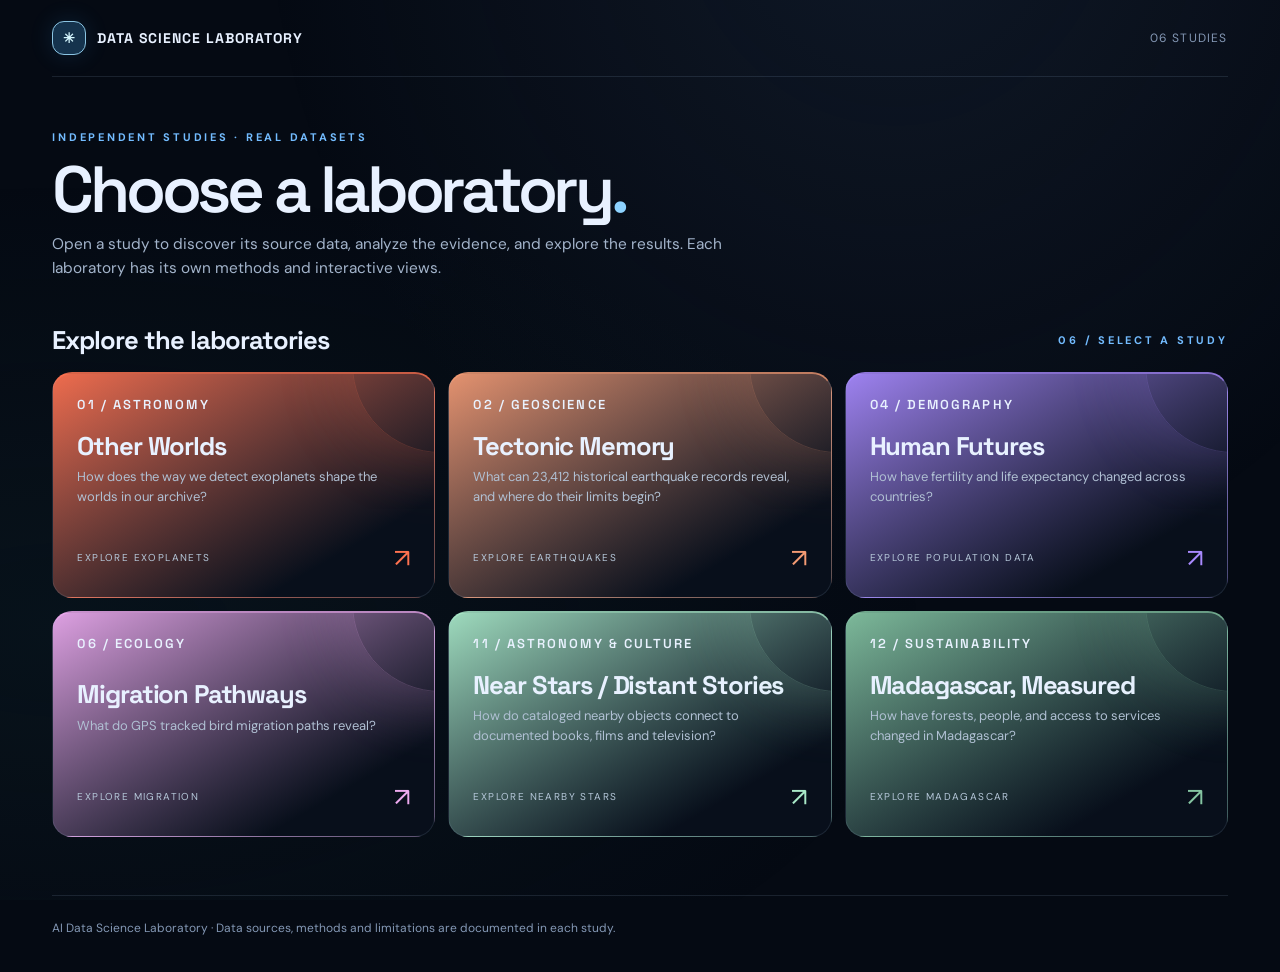
<file: new/index.html>
<!doctype html>
<html lang="en">
<head>
  <meta charset="utf-8">
  <meta name="viewport" content="width=device-width,initial-scale=1">
  <meta name="theme-color" content="#050a13">
  <meta name="description" content="Six interactive data science laboratories. Open a study to explore its data, methods and visualizations.">
  <title>AI Data Science Laboratory | Explore the studies</title>
  <link rel="icon" href="assets/favicon.svg" type="image/svg+xml">
  <link rel="stylesheet" href="assets/style.css">
</head>
<body class="home-page">
  <div class="container">
    <nav aria-label="Main navigation">
      <a class="brand" href="./"><span class="brand-mark" aria-hidden="true">✳</span> DATA SCIENCE LABORATORY</a>
      <div class="nav-right"><span>06 studies</span></div>
    </nav>
    <header class="hero">
      <span class="eyebrow">Independent studies · real datasets</span>
      <h1>Choose a laboratory<span class="home-period">.</span></h1>
      <p class="lead">Open a study to discover its source data, analyze the evidence, and explore the results. Each laboratory has its own methods and interactive views.</p>
    </header>
    <main id="laboratories">
      <div class="sectionline"><h2>Explore the laboratories</h2><span class="eyebrow">06 / SELECT A STUDY</span></div>
      <div class="grid" aria-label="Laboratories">
        <a class="tile" href="projects/01-exoplanet-atlas/index.html" style="--tile-accent:#ff7250">
          <span class="ordinal">01 / ASTRONOMY</span>
          <div><h3>Other Worlds</h3><p>How does the way we detect exoplanets shape the worlds in our archive?</p></div>
          <span class="bottom"><span class="tag">Explore exoplanets</span><span class="arrow" aria-hidden="true">↗</span></span>
        </a>
        <a class="tile" href="projects/02-earthquake-atlas/index.html" style="--tile-accent:#f49b74">
          <span class="ordinal">02 / GEOSCIENCE</span>
          <div><h3>Tectonic Memory</h3><p>What can 23,412 historical earthquake records reveal, and where do their limits begin?</p></div>
          <span class="bottom"><span class="tag">Explore earthquakes</span><span class="arrow" aria-hidden="true">↗</span></span>
        </a>
        <a class="tile" href="projects/04-human-futures/index.html" style="--tile-accent:#a98aff">
          <span class="ordinal">04 / DEMOGRAPHY</span>
          <div><h3>Human Futures</h3><p>How have fertility and life expectancy changed across countries?</p></div>
          <span class="bottom"><span class="tag">Explore population data</span><span class="arrow" aria-hidden="true">↗</span></span>
        </a>
        <a class="tile" href="projects/06-bird-migration/index.html" style="--tile-accent:#edaaef">
          <span class="ordinal">06 / ECOLOGY</span>
          <div><h3>Migration Pathways</h3><p>What do GPS tracked bird migration paths reveal?</p></div>
          <span class="bottom"><span class="tag">Explore migration</span><span class="arrow" aria-hidden="true">↗</span></span>
        </a>
        <a class="tile" href="projects/11-stellar-neighborhood/index.html" style="--tile-accent:#a9e9c8">
          <span class="ordinal">11 / ASTRONOMY &amp; CULTURE</span>
          <div><h3>Near Stars / Distant Stories</h3><p>How do cataloged nearby objects connect to documented books, films and television?</p></div>
          <span class="bottom"><span class="tag">Explore nearby stars</span><span class="arrow" aria-hidden="true">↗</span></span>
        </a>
        <a class="tile" href="projects/12-madagascar-observatory/index.html" style="--tile-accent:#85c5a2">
          <span class="ordinal">12 / SUSTAINABILITY</span>
          <div><h3>Madagascar, Measured</h3><p>How have forests, people, and access to services changed in Madagascar?</p></div>
          <span class="bottom"><span class="tag">Explore Madagascar</span><span class="arrow" aria-hidden="true">↗</span></span>
        </a>
      </div>
    </main>
    <footer>AI Data Science Laboratory · Data sources, methods and limitations are documented in each study.</footer>
  </div>
</body>
</html>
</file>
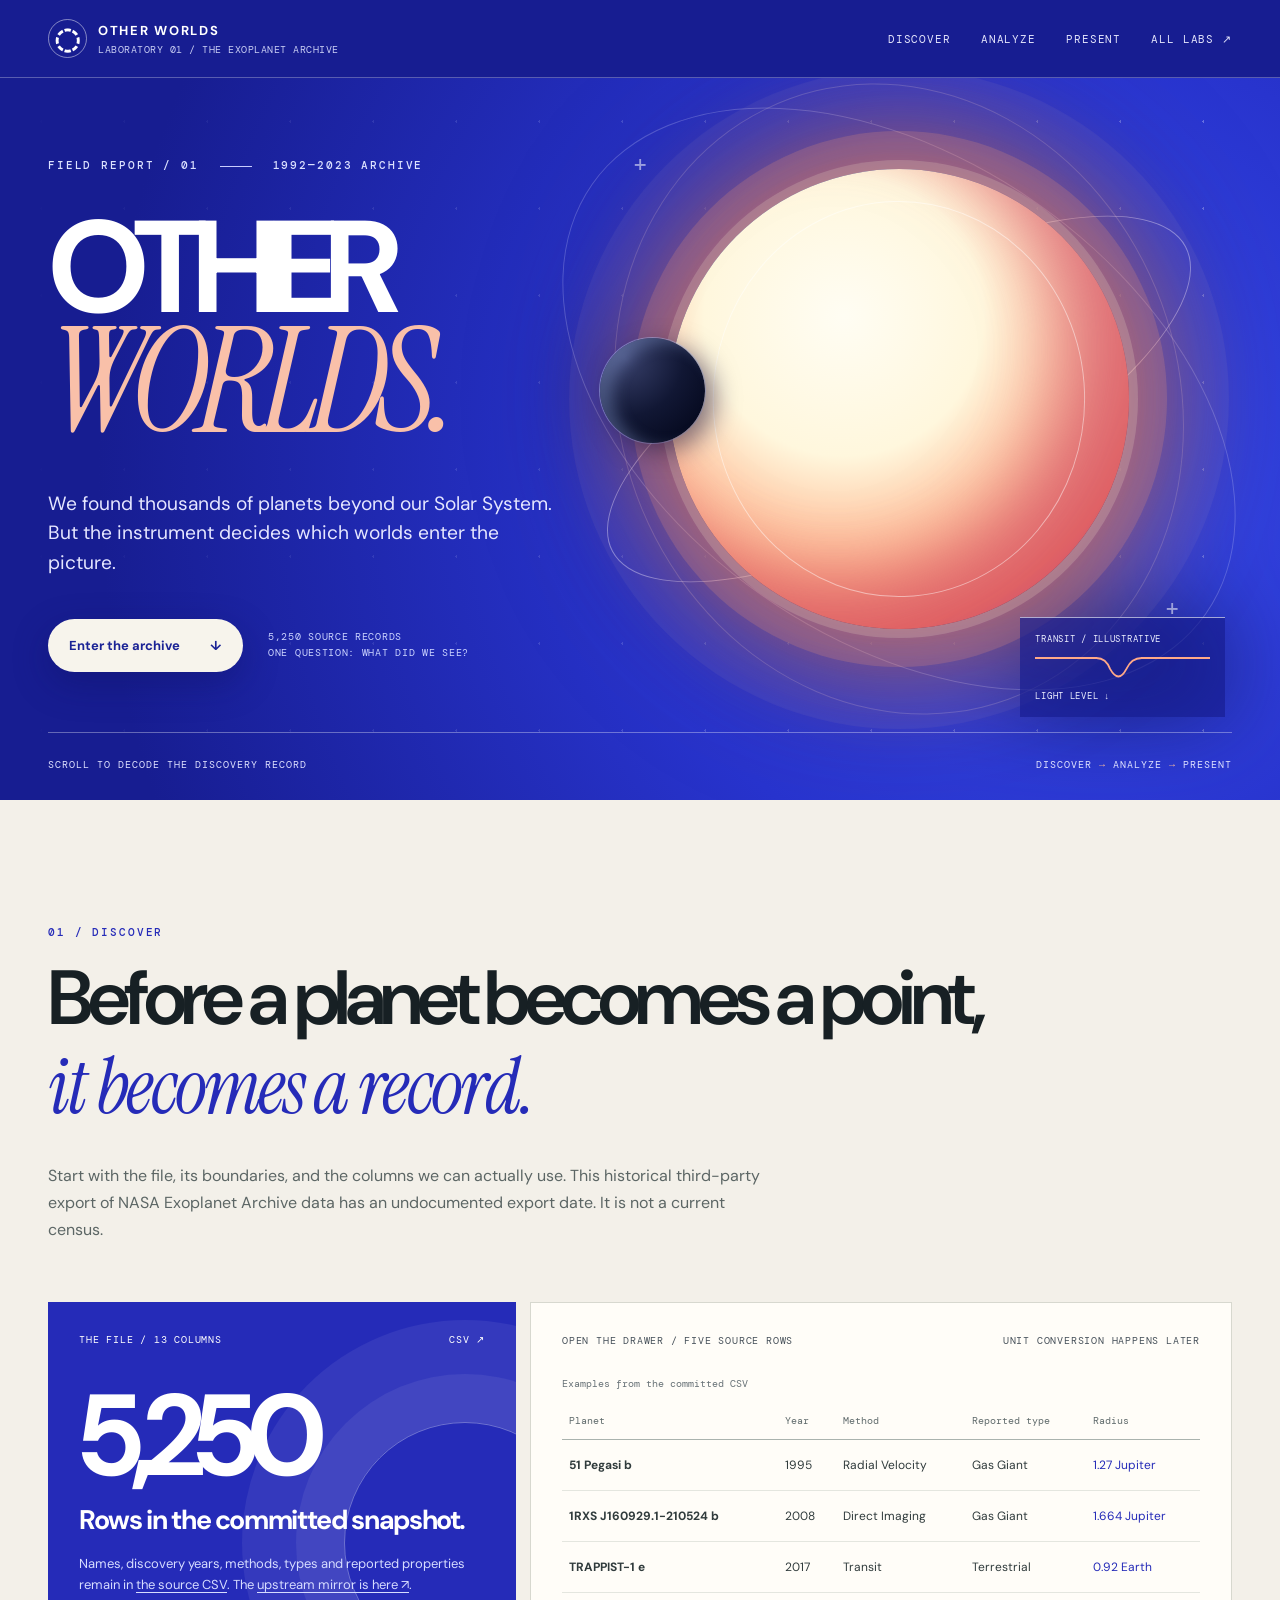
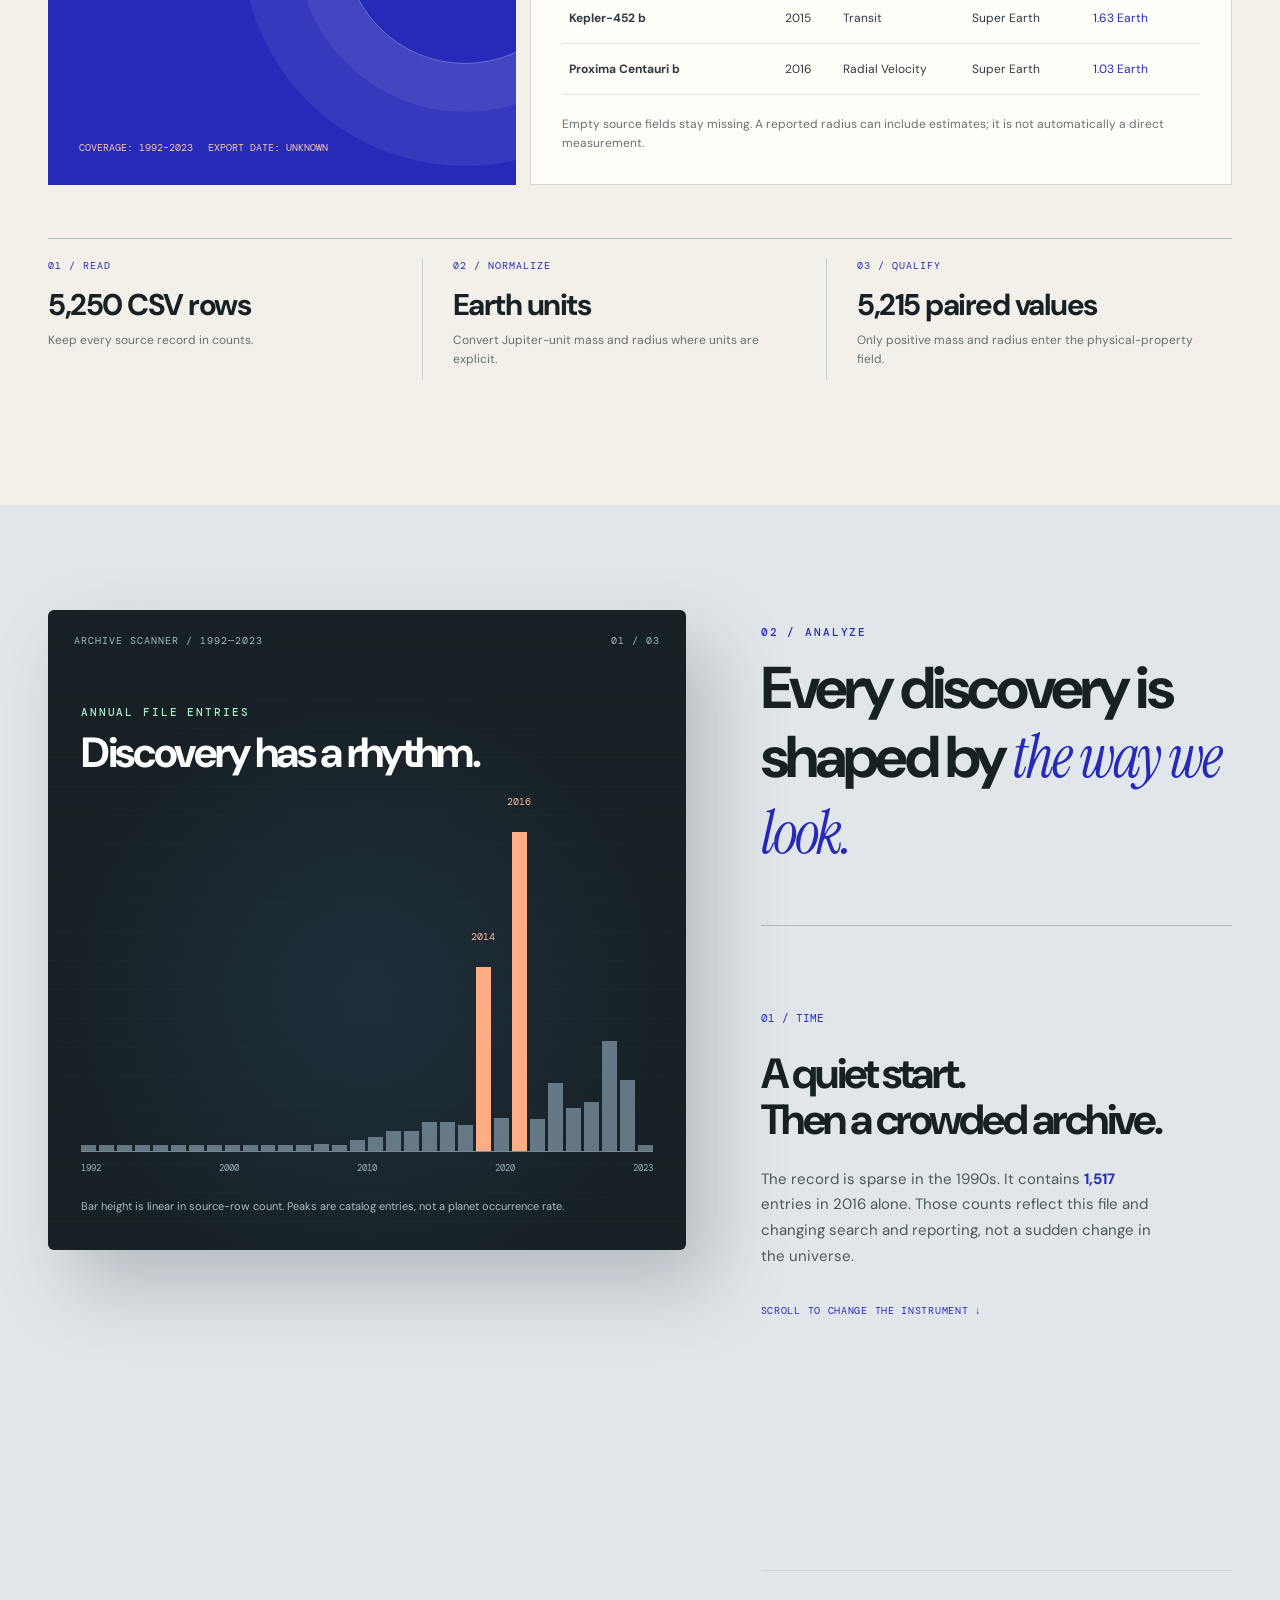
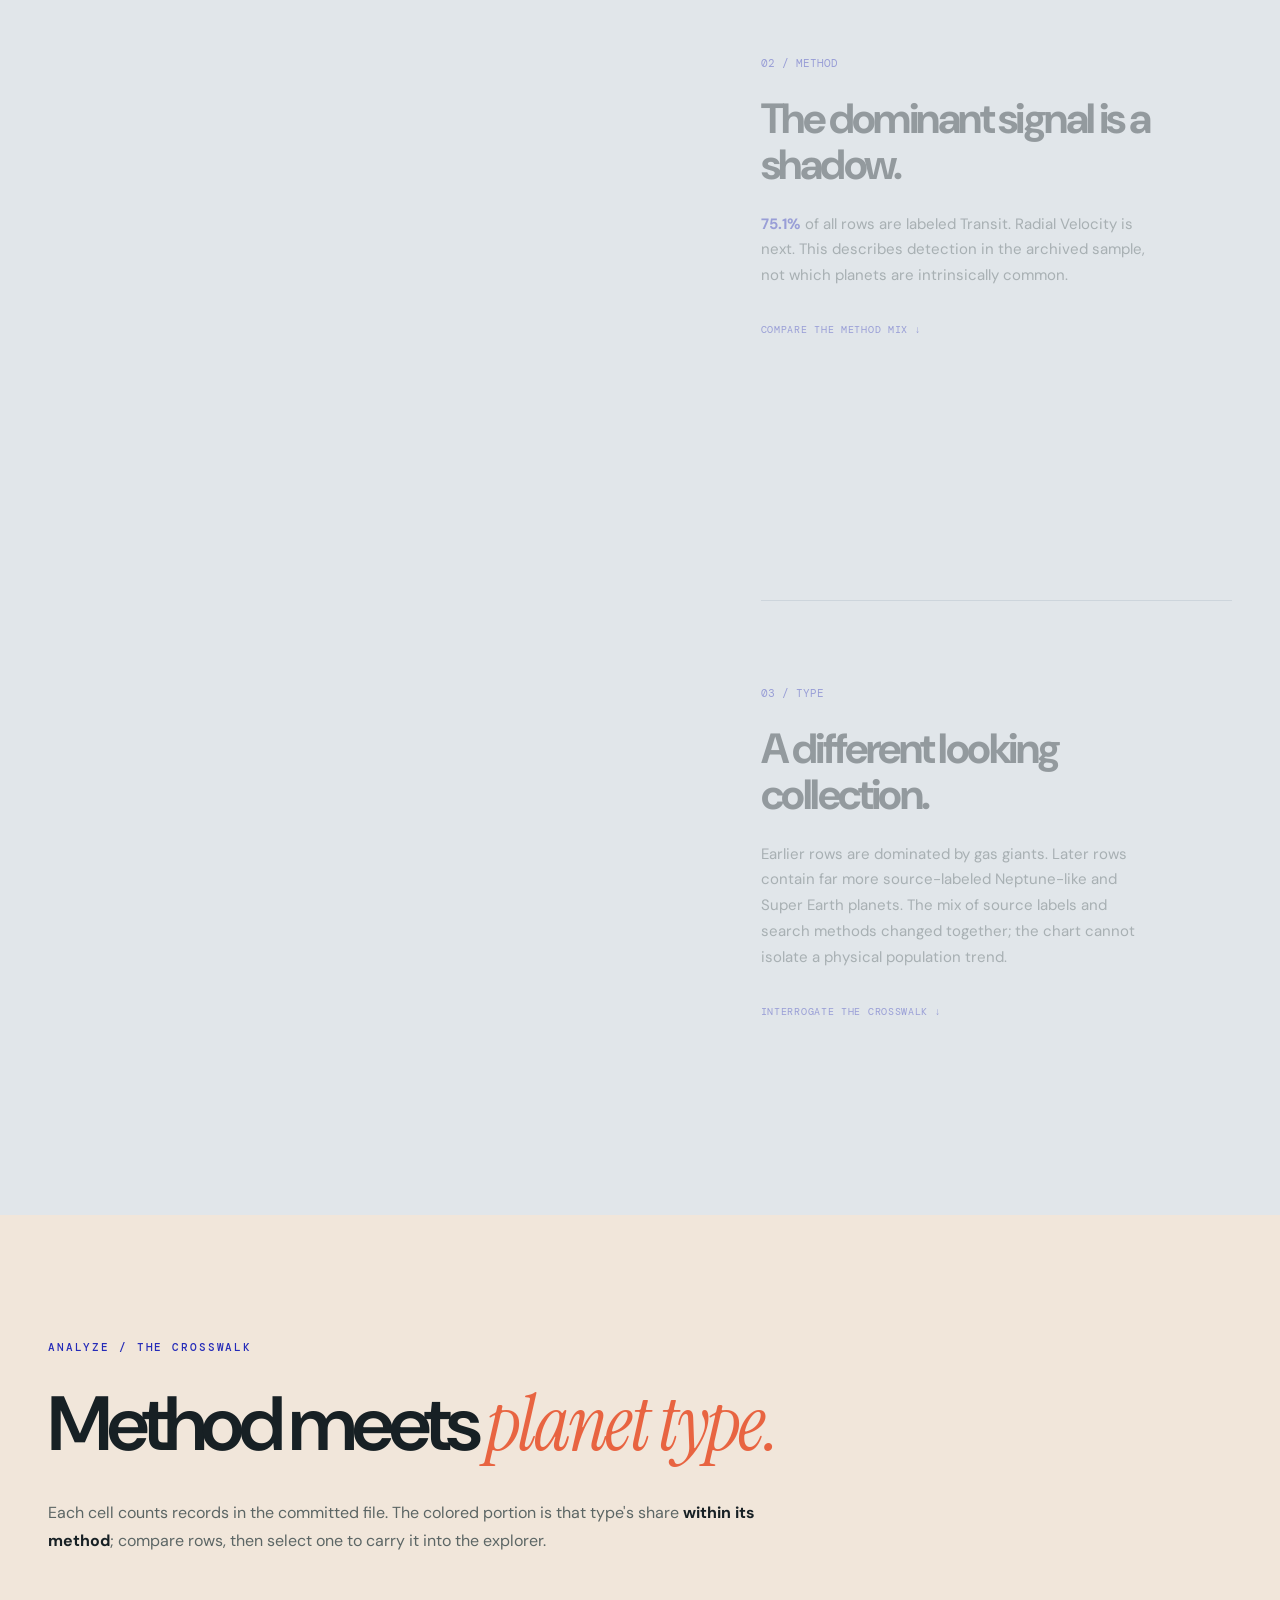
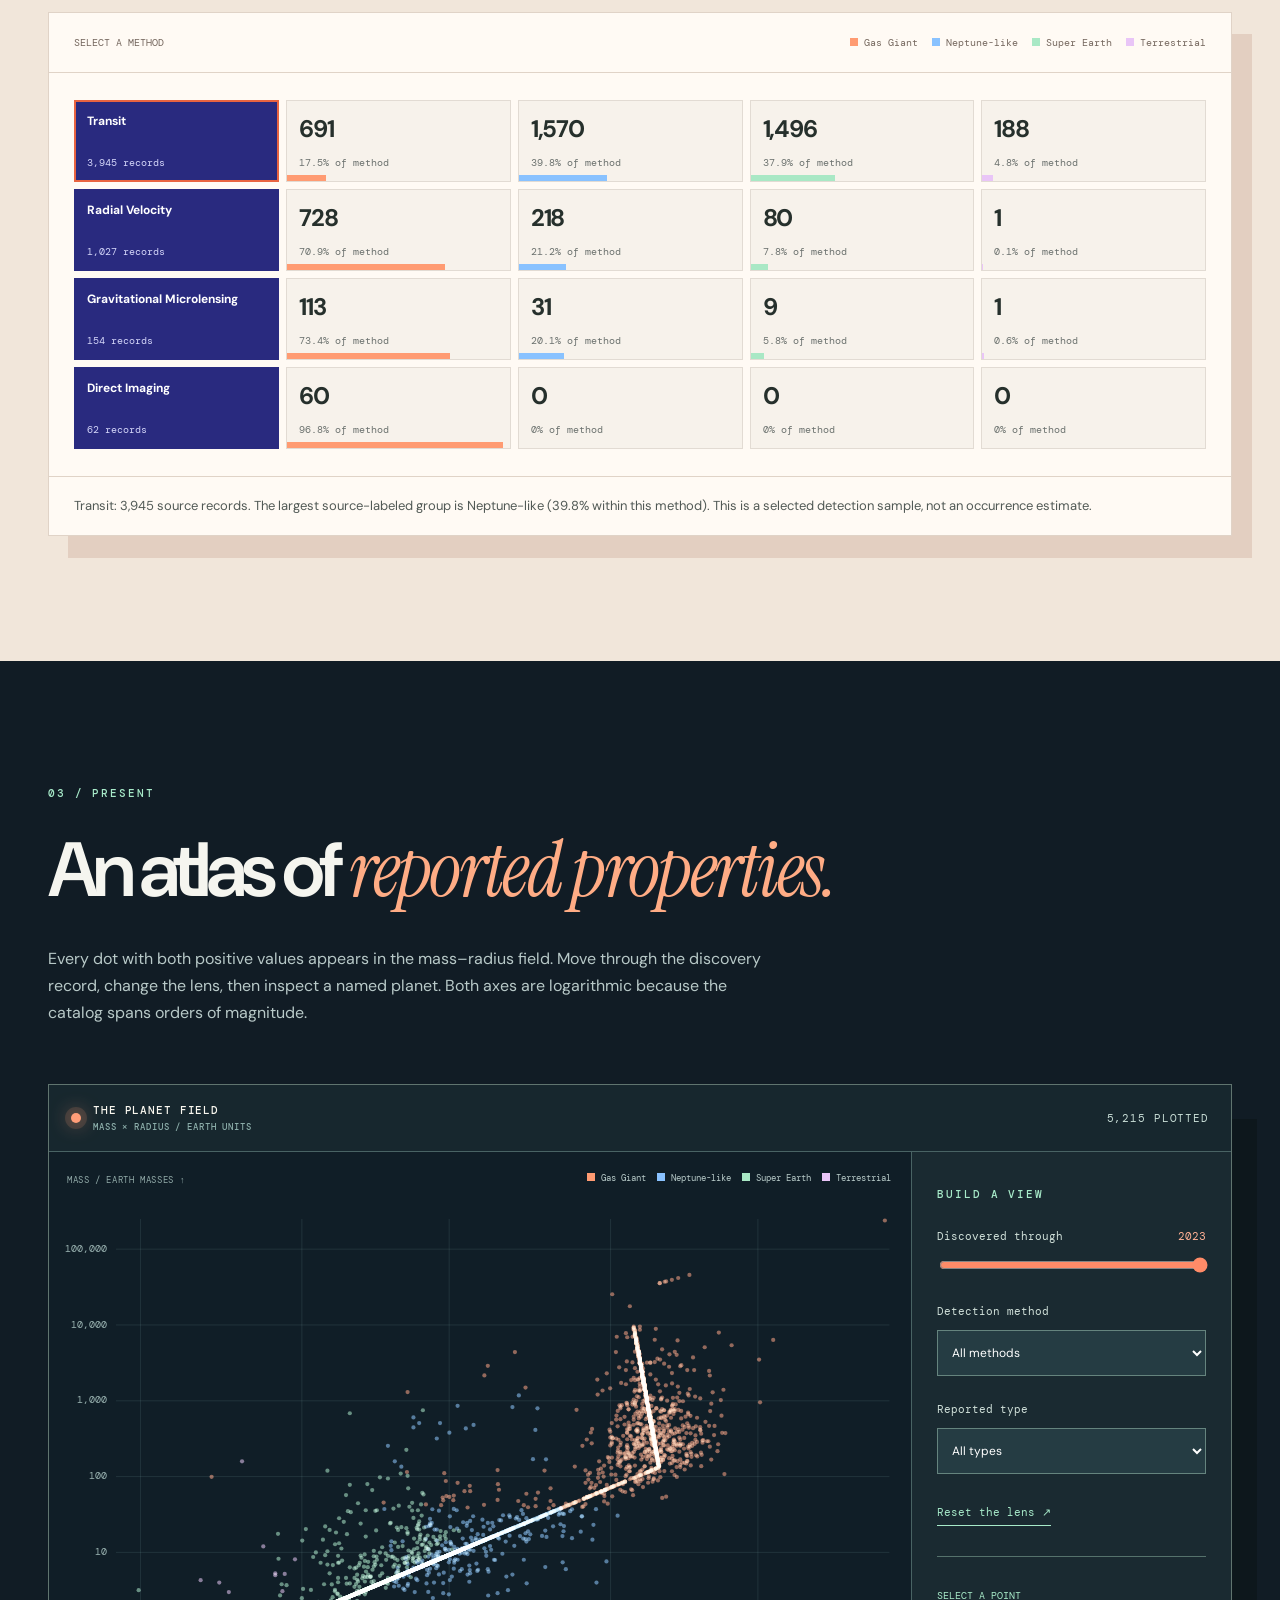
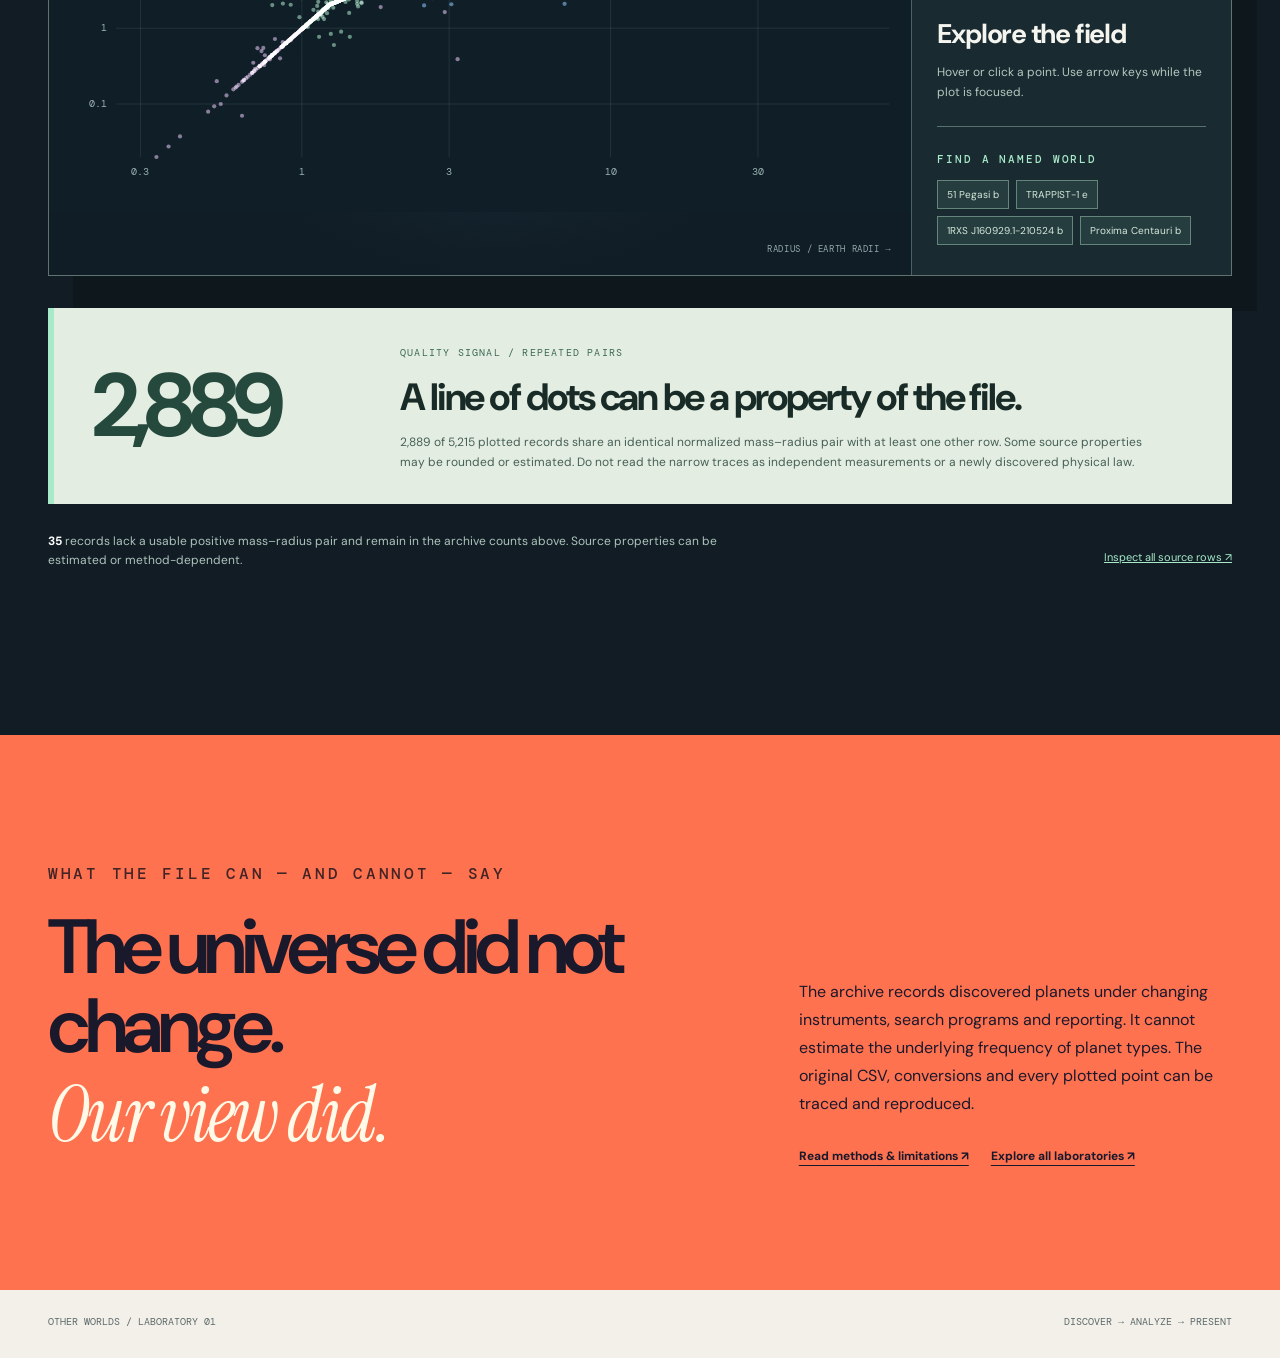
<file: new/projects/01-exoplanet-atlas/index.html>
<!doctype html>
<html lang="en">
<head>
  <meta charset="utf-8"><meta name="viewport" content="width=device-width,initial-scale=1"><meta name="theme-color" content="#2029a8">
  <meta name="description" content="An interactive field guide to 5,250 archived exoplanet records: discovery methods, planet types, mass and radius.">
  <title>Other Worlds — Laboratory 01</title>
  <link rel="icon" type="image/svg+xml" href="../../assets/favicon.svg"><link rel="stylesheet" href="./exoplanets.css">
  <script src="./data/exoplanets-data.js" defer></script><script src="./exoplanets.js" defer></script>
</head>
<body>
  <a class="skip-link" href="#discover">Skip to the research</a>
  <header class="site-header"><a class="wordmark" href="../../index.html" aria-label="All laboratories"><span class="wordmark-symbol" aria-hidden="true">◌</span><span>OTHER WORLDS <small>LABORATORY 01 / THE EXOPLANET ARCHIVE</small></span></a><nav aria-label="Project sections"><a href="#discover">Discover</a><a href="#analyze">Analyze</a><a href="#present">Present</a><a href="../../index.html">All labs ↗</a></nav></header>
  <main>
    <section class="hero" aria-labelledby="hero-title"><div class="hero-noise" aria-hidden="true"></div><div class="hero-grid wrap"><div class="hero-copy"><p class="eyebrow light">FIELD REPORT / 01 <span class="eyebrow-rule"></span> 1992—2023 ARCHIVE</p><h1 id="hero-title">OTHER<br><em>WORLDS.</em></h1><p class="hero-lede">We found thousands of planets beyond our Solar System. But the instrument decides which worlds enter the picture.</p><div class="hero-actions"><a class="pill-button" href="#discover">Enter the archive <span aria-hidden="true">↓</span></a><span>5,250 SOURCE RECORDS<br>ONE QUESTION: WHAT DID WE SEE?</span></div></div><div class="hero-art" aria-hidden="true"><div class="orbit orbit-a"></div><div class="orbit orbit-b"></div><div class="orbit orbit-c"></div><div class="sun-disc"></div><div class="transit-track"><div class="transit-planet"></div></div><div class="hero-crosshair cross-a">+</div><div class="hero-crosshair cross-b">+</div><div class="art-readout"><span>TRANSIT / ILLUSTRATIVE</span><svg viewBox="0 0 205 35" preserveAspectRatio="none"><path d="M0 8 H72 Q83 8 88 19 Q98 34 107 19 Q113 8 125 8 H205"/></svg><span>LIGHT LEVEL ↓</span></div></div></div><div class="hero-foot wrap"><span>SCROLL TO DECODE THE DISCOVERY RECORD</span><span>DISCOVER <i>→</i> ANALYZE <i>→</i> PRESENT</span></div></section>
    <div id="status" class="status wrap" role="status">Reading the local archive…</div>
    <section class="discover section-pad" id="discover" aria-labelledby="discover-title"><div class="wrap"><div class="section-heading"><p class="eyebrow">01 / DISCOVER</p><h2 id="discover-title">Before a planet becomes a point, <em>it becomes a record.</em></h2><p>Start with the file, its boundaries, and the columns we can actually use. This historical third-party export of NASA Exoplanet Archive data has an undocumented export date. It is not a current census.</p></div><div class="source-layout"><article class="source-card"><div class="source-top"><span>THE FILE / 13 COLUMNS</span><span>CSV ↗</span></div><strong id="source-count">5,250</strong><h3>Rows in the committed snapshot.</h3><p>Names, discovery years, methods, types and reported properties remain in <a href="./data/exoplanets.csv">the source CSV</a>. The <a href="https://github.com/Jiaatong/nasa-exoplanets-dataset" target="_blank" rel="noopener noreferrer">upstream mirror is here ↗</a>.</p><div class="source-date">COVERAGE: 1992–2023 <span>EXPORT DATE: UNKNOWN</span></div></article><div class="raw-card"><div class="raw-head"><span>OPEN THE DRAWER / FIVE SOURCE ROWS</span><span>UNIT CONVERSION HAPPENS LATER</span></div><div class="table-wrap"><table><caption>Examples from the committed CSV</caption><thead><tr><th scope="col">Planet</th><th scope="col">Year</th><th scope="col">Method</th><th scope="col">Reported type</th><th scope="col">Radius</th></tr></thead><tbody id="raw-rows"></tbody></table></div><p>Empty source fields stay missing. A reported radius can include estimates; it is not automatically a direct measurement.</p></div></div><div class="transform-strip"><div><span>01 / READ</span><strong>5,250 CSV rows</strong><p>Keep every source record in counts.</p></div><div><span>02 / NORMALIZE</span><strong>Earth units</strong><p>Convert Jupiter-unit mass and radius where units are explicit.</p></div><div><span>03 / QUALIFY</span><strong id="paired-count">… paired values</strong><p>Only positive mass and radius enter the physical-property field.</p></div></div></div></section>
    <section class="archive-story" id="analyze" aria-labelledby="analyze-title"><div class="story-wrap wrap"><div class="story-visual"><div class="story-frame"><div class="story-frame-top"><span>ARCHIVE SCANNER / 1992—2023</span><span id="scene-number">01 / 03</span></div><div class="scene scene-active" id="scene-years"><div class="scene-intro"><span class="mini-kicker">ANNUAL FILE ENTRIES</span><h3>Discovery has a rhythm.</h3></div><div id="year-bars" class="year-bars" role="img" aria-label="Annual source-row counts from 1992 to 2023; the highest bars are 2014 with 875 and 2016 with 1,517 records."></div><div class="chart-axis"><span>1992</span><span>2000</span><span>2010</span><span>2020</span><span>2023</span></div><div class="scene-caption">Bar height is linear in source-row count. Peaks are catalog entries, not a planet occurrence rate.</div></div><div class="scene" id="scene-methods"><div class="scene-intro"><span class="mini-kicker">A / DETECTION</span><h3>How did we find them?</h3></div><div id="method-bars" class="method-bars"></div><div class="scene-caption">Top four methods individually; remaining methods grouped as Other. Counts use all source rows.</div></div><div class="scene" id="scene-eras"><div class="scene-intro"><span class="mini-kicker">B / CLASSIFICATION</span><h3>The archive changes shape.</h3></div><div id="era-bars" class="era-bars"></div><div class="scene-caption">Within-period shares of source-assigned planet types. Periods have different sample sizes and selection biases.</div></div></div></div><div class="story-steps"><div class="story-heading"><p class="eyebrow">02 / ANALYZE</p><h2 id="analyze-title">Every discovery is shaped by <em>the way we look.</em></h2></div><article class="story-step is-active" data-scene="years"><span class="step-index">01 / TIME</span><h3>A quiet start.<br>Then a crowded archive.</h3><p>The record is sparse in the 1990s. It contains <strong id="spike-year">…</strong> entries in 2016 alone. Those counts reflect this file and changing search and reporting, not a sudden change in the universe.</p><span class="step-prompt">SCROLL TO CHANGE THE INSTRUMENT ↓</span></article><article class="story-step" data-scene="methods"><span class="step-index">02 / METHOD</span><h3>The dominant signal is a shadow.</h3><p><strong id="transit-share">…</strong> of all rows are labeled Transit. Radial Velocity is next. This describes detection in the archived sample, not which planets are intrinsically common.</p><span class="step-prompt">COMPARE THE METHOD MIX ↓</span></article><article class="story-step" data-scene="eras"><span class="step-index">03 / TYPE</span><h3>A different looking collection.</h3><p>Earlier rows are dominated by gas giants. Later rows contain far more source-labeled Neptune-like and Super Earth planets. The mix of source labels and search methods changed together; the chart cannot isolate a physical population trend.</p><span class="step-prompt">INTERROGATE THE CROSSWALK ↓</span></article></div></div></section>
    <section class="method-section section-pad" aria-labelledby="method-title"><div class="wrap"><div class="section-heading"><p class="eyebrow">ANALYZE / THE CROSSWALK</p><h2 id="method-title">Method meets <em>planet type.</em></h2><p>Each cell counts records in the committed file. The colored portion is that type's share <strong>within its method</strong>; compare rows, then select one to carry it into the explorer.</p></div><div class="matrix-shell"><div class="matrix-head"><span>SELECT A METHOD</span><div id="matrix-legend" class="matrix-legend"></div></div><div id="method-matrix" class="method-matrix"></div><div id="matrix-detail" class="matrix-detail" aria-live="polite"></div></div></div></section>
    <section class="present section-pad" id="present" aria-labelledby="present-title"><div class="wrap"><div class="section-heading on-dark"><p class="eyebrow">03 / PRESENT</p><h2 id="present-title">An atlas of <em>reported properties.</em></h2><p>Every dot with both positive values appears in the mass–radius field. Move through the discovery record, change the lens, then inspect a named planet. Both axes are logarithmic because the catalog spans orders of magnitude.</p></div><div class="atlas"><div class="atlas-top"><div class="atlas-mark"><span class="atlas-pulse"></span><div>THE PLANET FIELD <small>MASS × RADIUS / EARTH UNITS</small></div></div><span id="atlas-count">… PLOTTED</span></div><div class="atlas-layout"><div class="atlas-view"><canvas id="planet-field" tabindex="0" aria-label="Interactive plot of reported exoplanet radius versus mass. Use arrow keys to inspect successive points; select filters or a featured planet for keyboard access.">The data table and filters remain available if Canvas is unsupported.</canvas><div class="field-tooltip" id="field-tooltip" hidden></div><div class="plot-axis axis-y">MASS / EARTH MASSES ↑</div><div class="plot-axis axis-x">RADIUS / EARTH RADII →</div><div class="plot-key" id="plot-key"></div></div><aside class="atlas-panel"><span class="mini-kicker">BUILD A VIEW</span><div class="control"><label for="year-range">Discovered through <output id="year-output">2023</output></label><input id="year-range" type="range" min="1992" max="2023" value="2023"></div><div class="control"><label for="method-select">Detection method</label><select id="method-select"><option value="all">All methods</option></select></div><div class="control"><label for="type-select">Reported type</label><select id="type-select"><option value="all">All types</option></select></div><button id="reset-filters" class="reset-button" type="button">Reset the lens ↗</button><div class="selected-card" id="selected-card" aria-live="polite"><span>SELECT A POINT</span><h3>Explore the field</h3><p>Hover or click a point. Use arrow keys while the plot is focused.</p></div><div class="featured"><span class="mini-kicker">FIND A NAMED WORLD</span><div id="featured-planets"></div></div></aside></div></div><div class="atlas-foot"><p><strong id="missing-count">…</strong> records lack a usable positive mass–radius pair and remain in the archive counts above. Source properties can be estimated or method-dependent.</p><a href="./data/exoplanets.csv">Inspect all source rows ↗</a></div></div></section>
    <section class="closing section-pad"><div class="wrap closing-grid"><div><p class="eyebrow">WHAT THE FILE CAN — AND CANNOT — SAY</p><h2>The universe did not change.<br><em>Our view did.</em></h2></div><div><p>The archive records discovered planets under changing instruments, search programs and reporting. It cannot estimate the underlying frequency of planet types. The original CSV, conversions and every plotted point can be traced and reproduced.</p><a href="./README.md">Read methods & limitations ↗</a><a href="../../index.html">Explore all laboratories ↗</a></div></div></section>
  </main><footer class="site-footer wrap"><span>OTHER WORLDS / LABORATORY 01</span><span>DISCOVER → ANALYZE → PRESENT</span></footer>
</body></html>
</file>
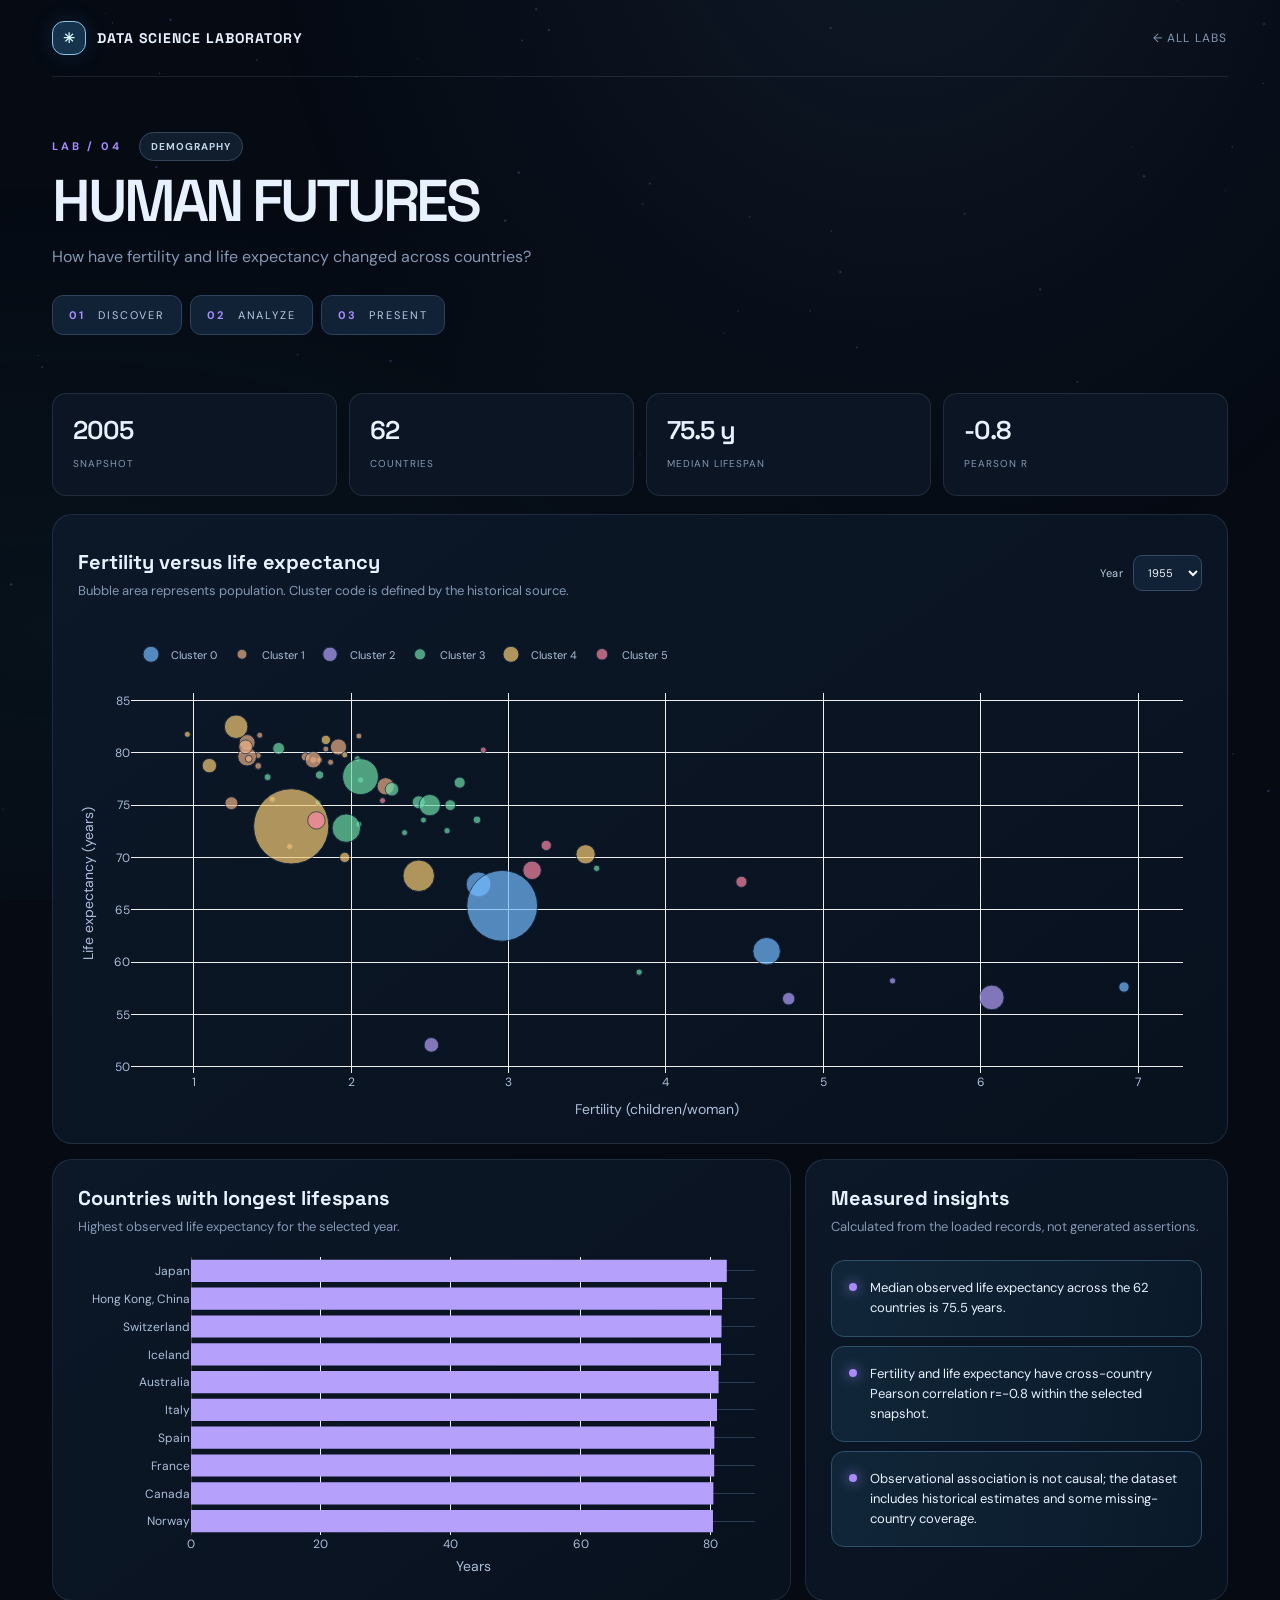
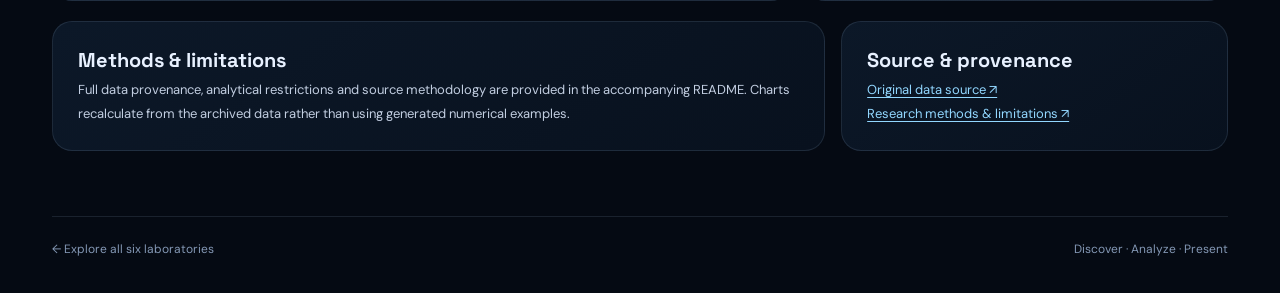
<file: new/projects/04-human-futures/index.html>
<!doctype html><html lang="en"><head><meta charset="utf-8"><meta name="viewport" content="width=device-width,initial-scale=1"><meta name="theme-color" content="#050a13"><title>HUMAN FUTURES — AI Data Science Laboratory</title><meta name="description" content="How have fertility and life expectancy changed across countries?"><link rel="icon" type="image/svg+xml" href="../../assets/favicon.svg"><link rel="stylesheet" href="../../assets/style.css"></head><body style="--accent:#a98aff"><div class="container"><nav><a class="brand" href="../../index.html"><span class="brand-mark">✳</span> DATA SCIENCE LABORATORY</a><div class="nav-right"><a href="../../index.html">← ALL LABS</a></div></nav><header class="lab-hero"><span class="eyebrow">LAB / 04 &nbsp; <span class="lab-category">DEMOGRAPHY</span></span><h1>HUMAN FUTURES</h1><p class="lead muted">How have fertility and life expectancy changed across countries?</p><div class="pipeline"><div class="pipe"><b>01</b> Discover</div><div class="pipe"><b>02</b> Analyze</div><div class="pipe"><b>03</b> Present</div></div></header><section id="loading" role="status"><span class="spinner"></span> Loading the real dataset and preparing the interactive analysis…</section><main id="lab" class="hidden"><section id="metrics" class="metric-grid" aria-label="Dataset summary"></section><section class="panel"><div class="panel-header"><div><h3 id="main-title">Data explorer</h3><p id="main-subtitle">Explore the observations.</p></div><div class="controls" id="controls"></div></div><div id="primary" class="plot" role="img" aria-label="Interactive main data visualization"></div></section><section class="charts" style="margin-top:15px"><div class="panel"><h3 id="secondary-title">Detailed analysis</h3><p id="secondary-subtitle">A different perspective on the same dataset.</p><div id="secondary" class="plot secondary" role="img" aria-label="Detailed data visualization"></div></div><aside class="panel"><h3>Measured insights</h3><p>Calculated from the loaded records, not generated assertions.</p><div id="insights" style="margin-top:23px"></div><div id="extra"></div></aside></section><section class="method"><div class="panel"><h3>Methods & limitations</h3><div id="method" class="note"></div></div><div class="panel"><h3>Source & provenance</h3><div id="provenance" class="note"></div></div></section></main><footer><a href="../../index.html">← Explore all six laboratories</a><span style="float:right">Discover · Analyze · Present</span></footer></div><script src="../../assets/projects.js"></script><script>window.PROJECT_ID=4;</script><script src="https://cdn.plot.ly/plotly-2.35.2.min.js" defer></script><script src="../../assets/lab.js" defer></script></body></html>
</file>
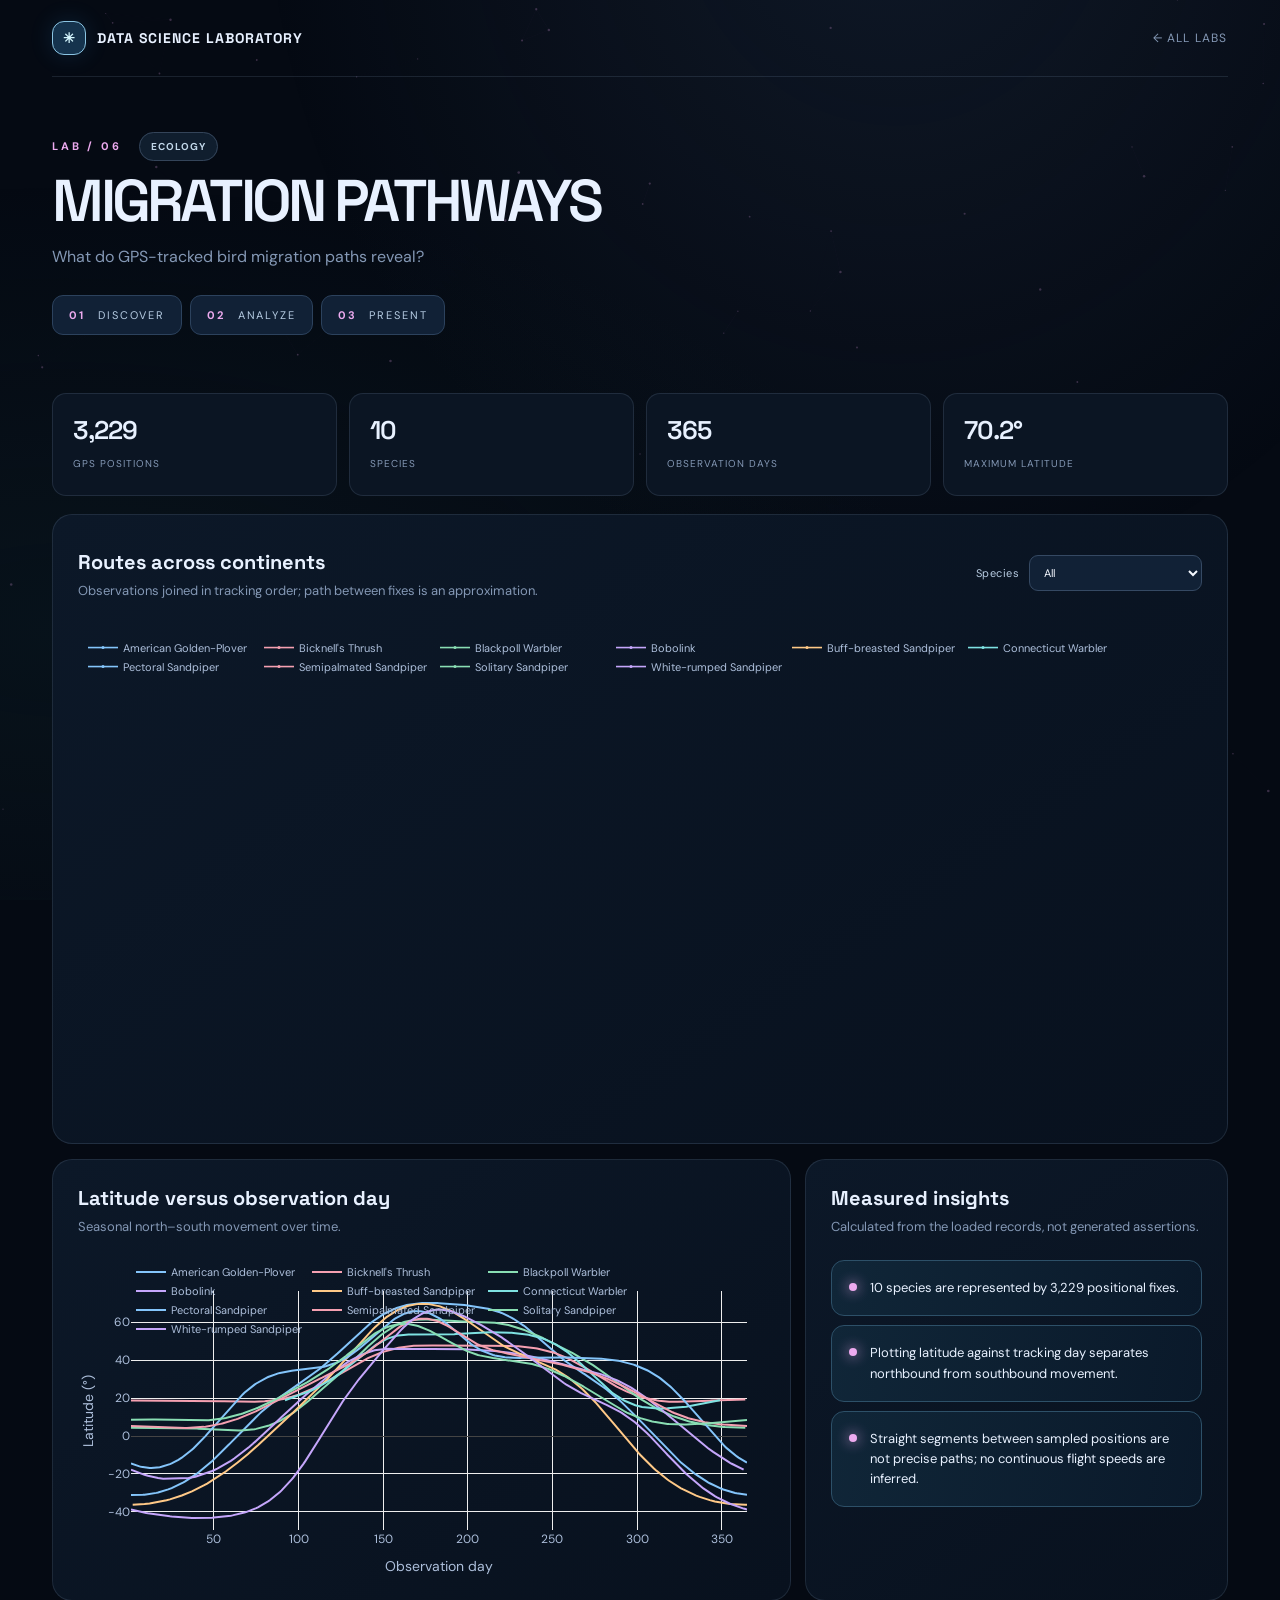
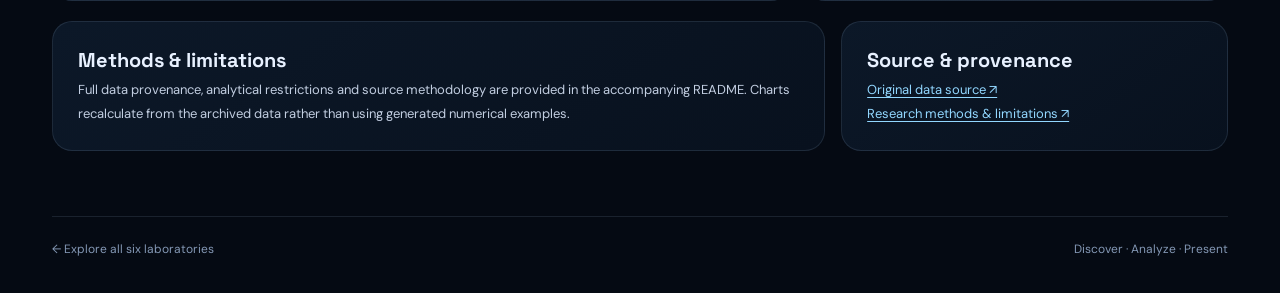
<file: new/projects/06-bird-migration/index.html>
<!doctype html><html lang="en"><head><meta charset="utf-8"><meta name="viewport" content="width=device-width,initial-scale=1"><meta name="theme-color" content="#050a13"><title>MIGRATION PATHWAYS — AI Data Science Laboratory</title><meta name="description" content="What do GPS-tracked bird migration paths reveal?"><link rel="icon" type="image/svg+xml" href="../../assets/favicon.svg"><link rel="stylesheet" href="../../assets/style.css"></head><body style="--accent:#edaaef"><div class="container"><nav><a class="brand" href="../../index.html"><span class="brand-mark">✳</span> DATA SCIENCE LABORATORY</a><div class="nav-right"><a href="../../index.html">← ALL LABS</a></div></nav><header class="lab-hero"><span class="eyebrow">LAB / 06 &nbsp; <span class="lab-category">ECOLOGY</span></span><h1>MIGRATION PATHWAYS</h1><p class="lead muted">What do GPS-tracked bird migration paths reveal?</p><div class="pipeline"><div class="pipe"><b>01</b> Discover</div><div class="pipe"><b>02</b> Analyze</div><div class="pipe"><b>03</b> Present</div></div></header><section id="loading" role="status"><span class="spinner"></span> Loading the real dataset and preparing the interactive analysis…</section><main id="lab" class="hidden"><section id="metrics" class="metric-grid" aria-label="Dataset summary"></section><section class="panel"><div class="panel-header"><div><h3 id="main-title">Data explorer</h3><p id="main-subtitle">Explore the observations.</p></div><div class="controls" id="controls"></div></div><div id="primary" class="plot" role="img" aria-label="Interactive main data visualization"></div></section><section class="charts" style="margin-top:15px"><div class="panel"><h3 id="secondary-title">Detailed analysis</h3><p id="secondary-subtitle">A different perspective on the same dataset.</p><div id="secondary" class="plot secondary" role="img" aria-label="Detailed data visualization"></div></div><aside class="panel"><h3>Measured insights</h3><p>Calculated from the loaded records, not generated assertions.</p><div id="insights" style="margin-top:23px"></div><div id="extra"></div></aside></section><section class="method"><div class="panel"><h3>Methods & limitations</h3><div id="method" class="note"></div></div><div class="panel"><h3>Source & provenance</h3><div id="provenance" class="note"></div></div></section></main><footer><a href="../../index.html">← Explore all six laboratories</a><span style="float:right">Discover · Analyze · Present</span></footer></div><script src="../../assets/projects.js"></script><script>window.PROJECT_ID=6;</script><script src="https://cdn.plot.ly/plotly-2.35.2.min.js" defer></script><script src="../../assets/lab.js" defer></script></body></html>
</file>
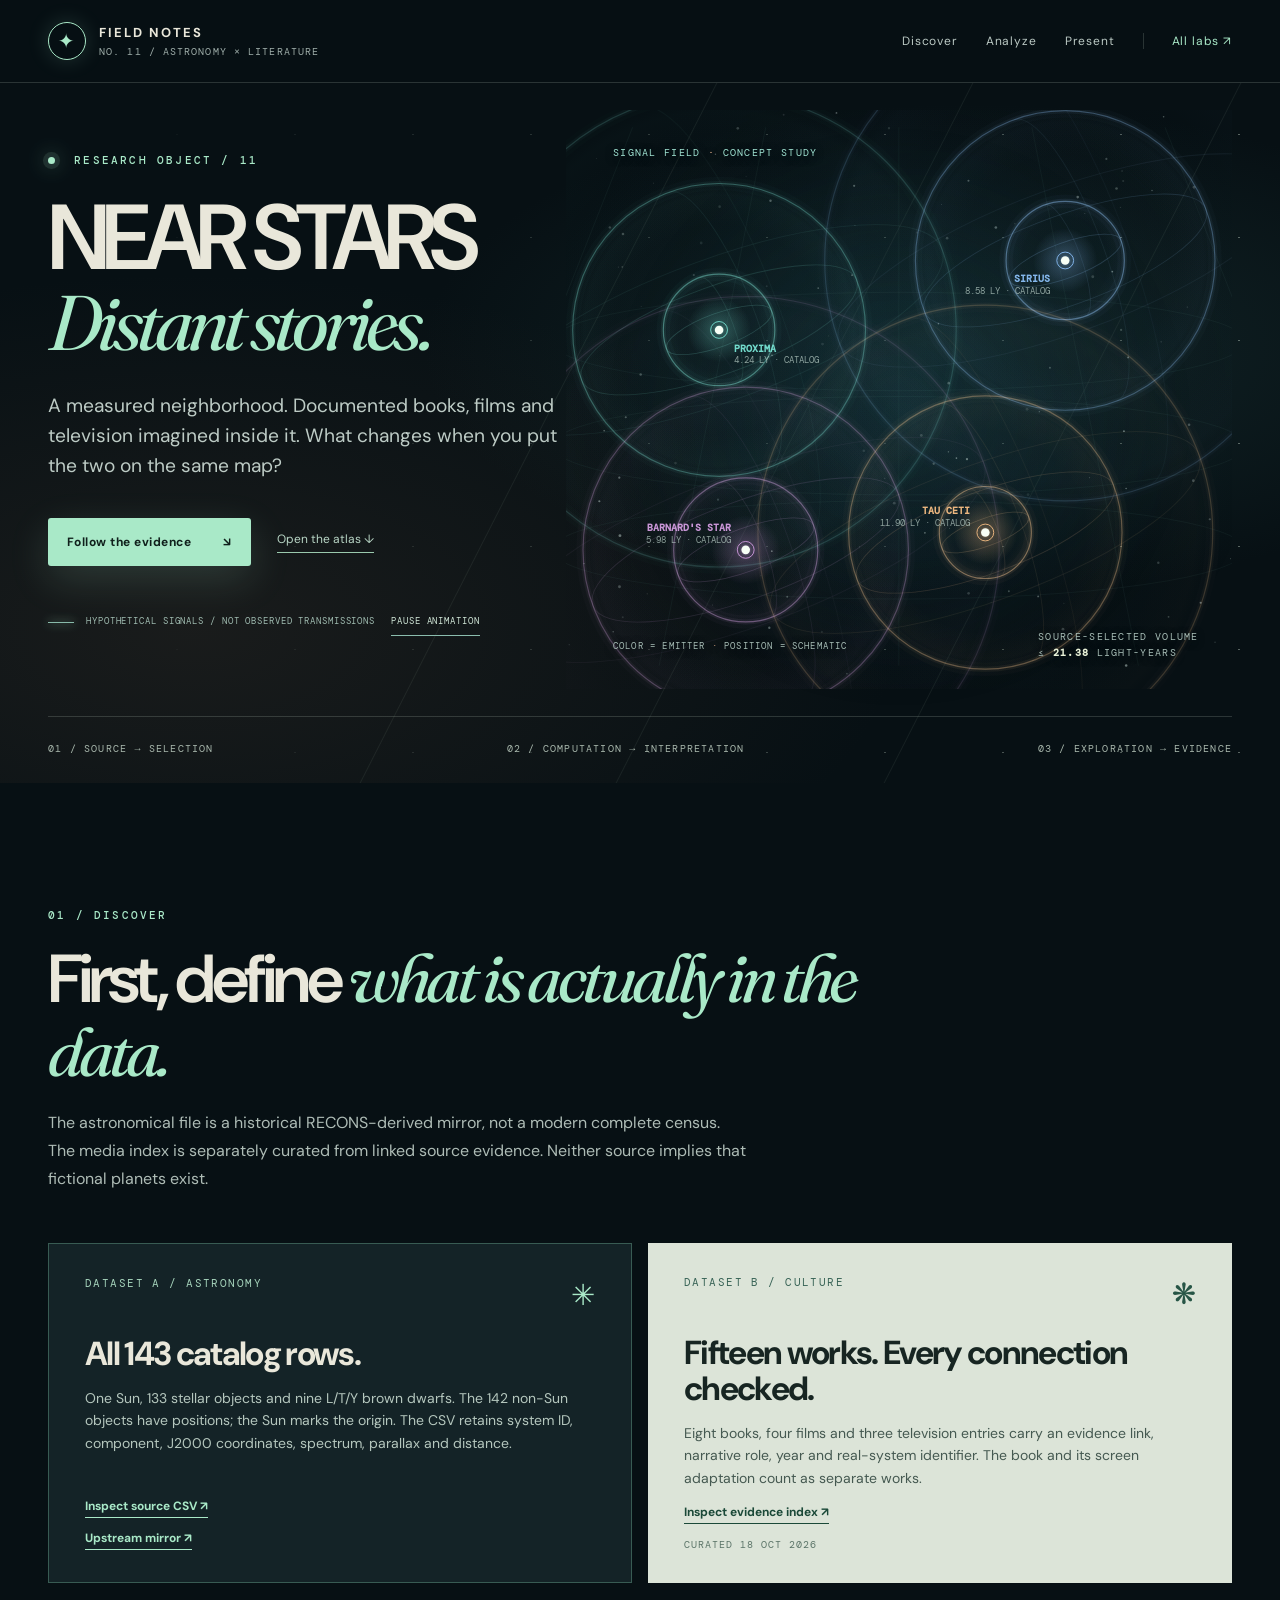
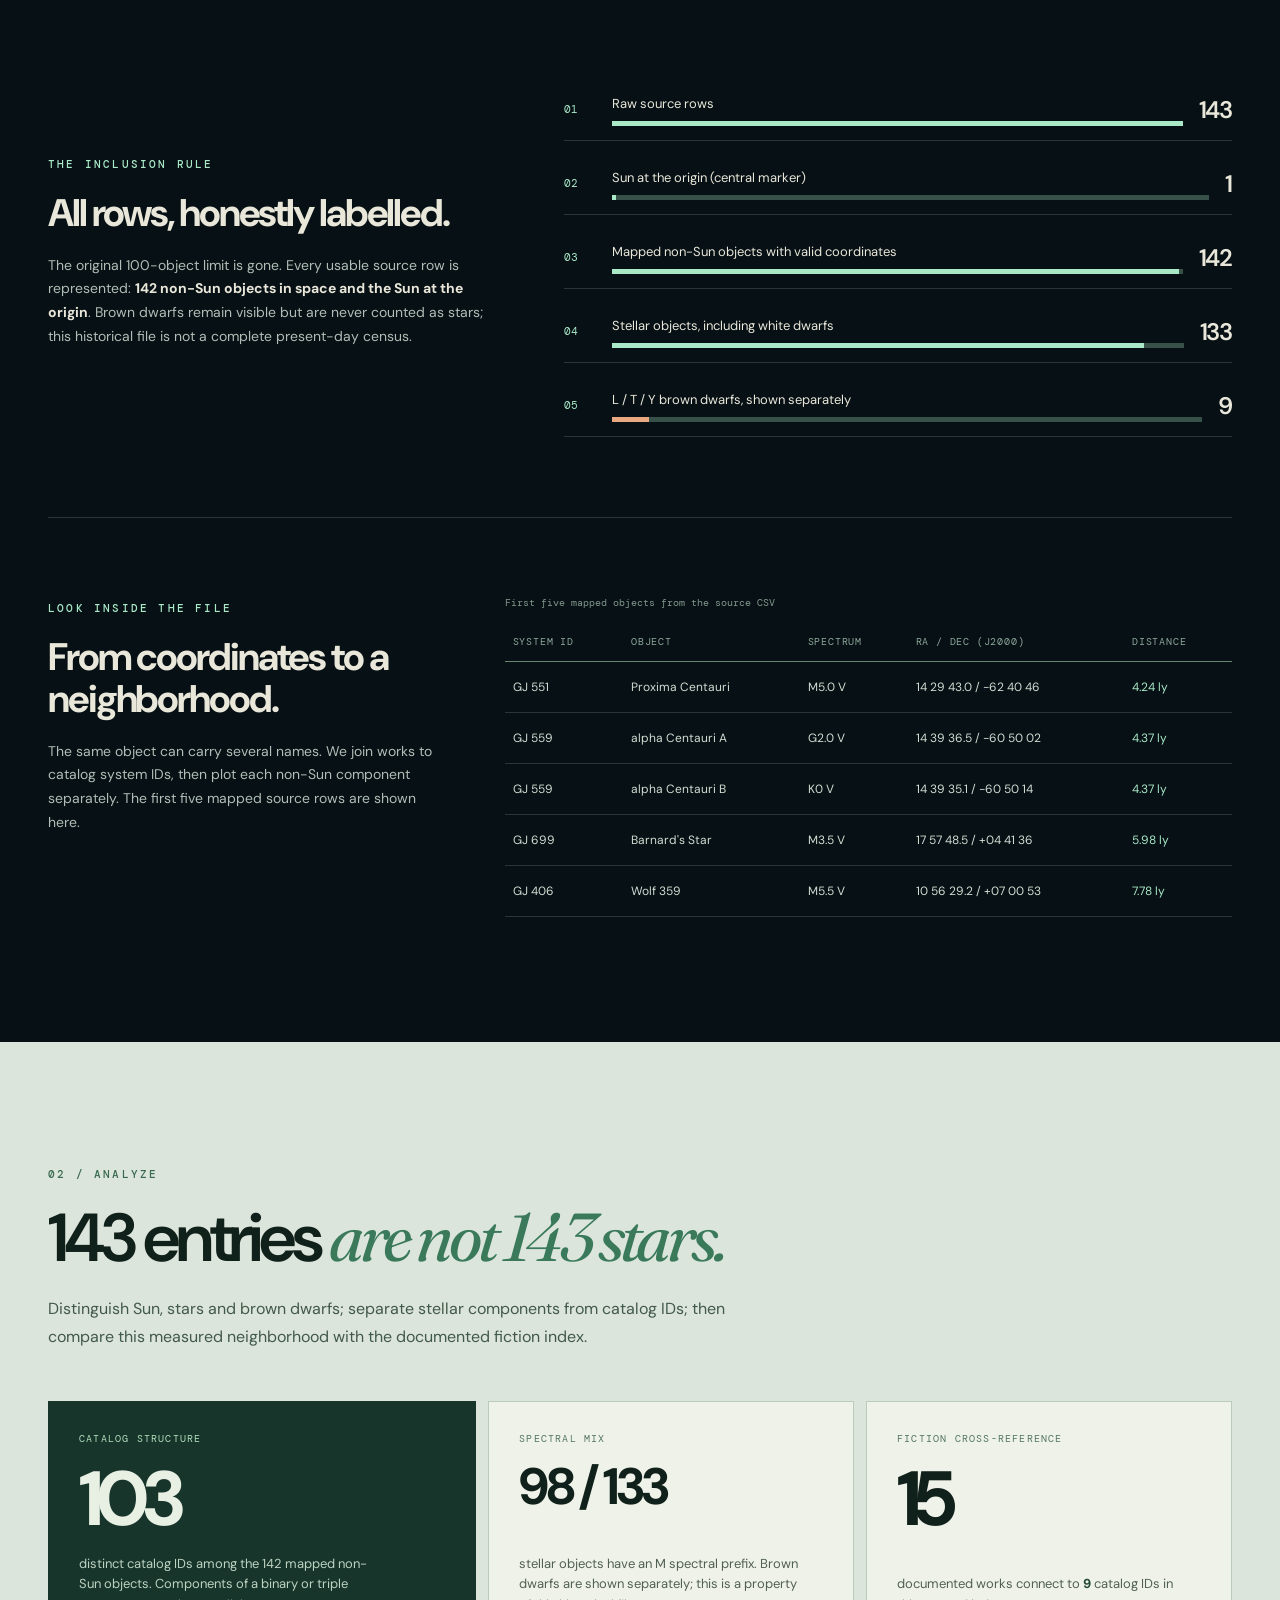
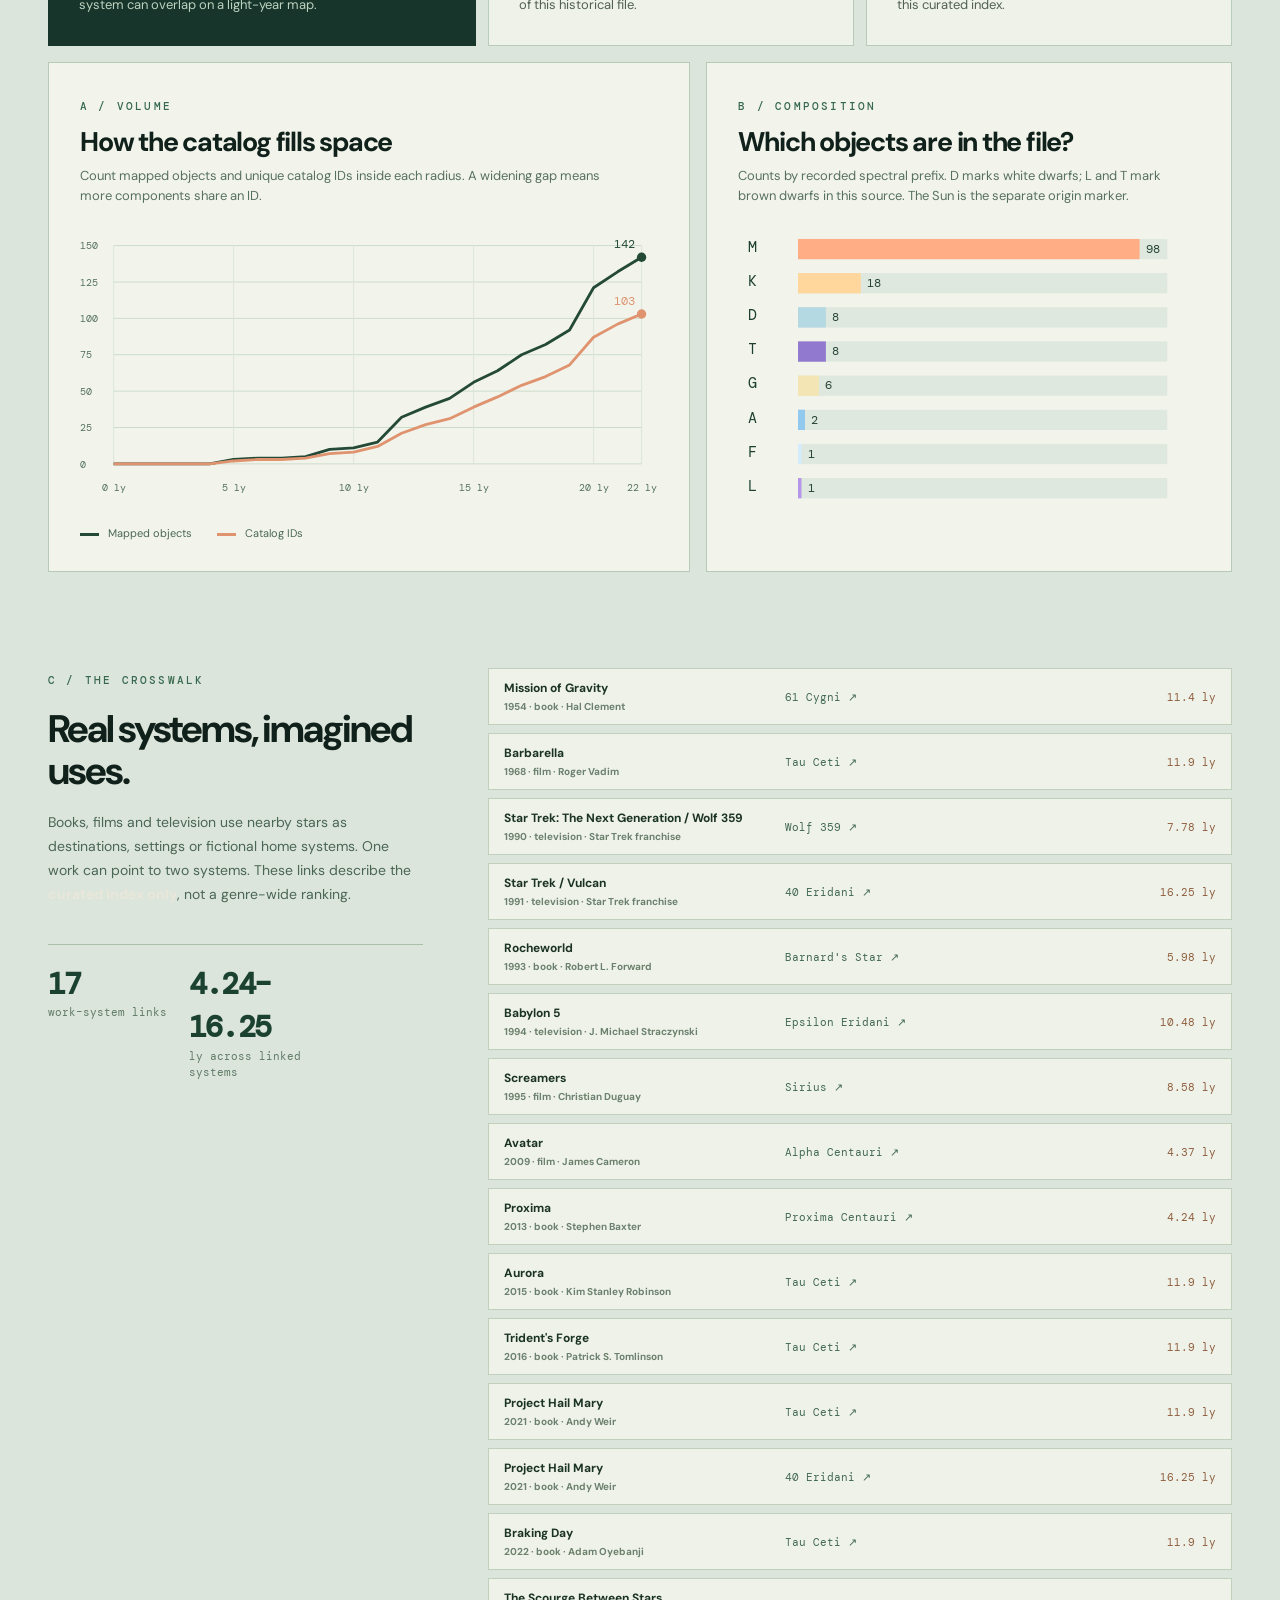
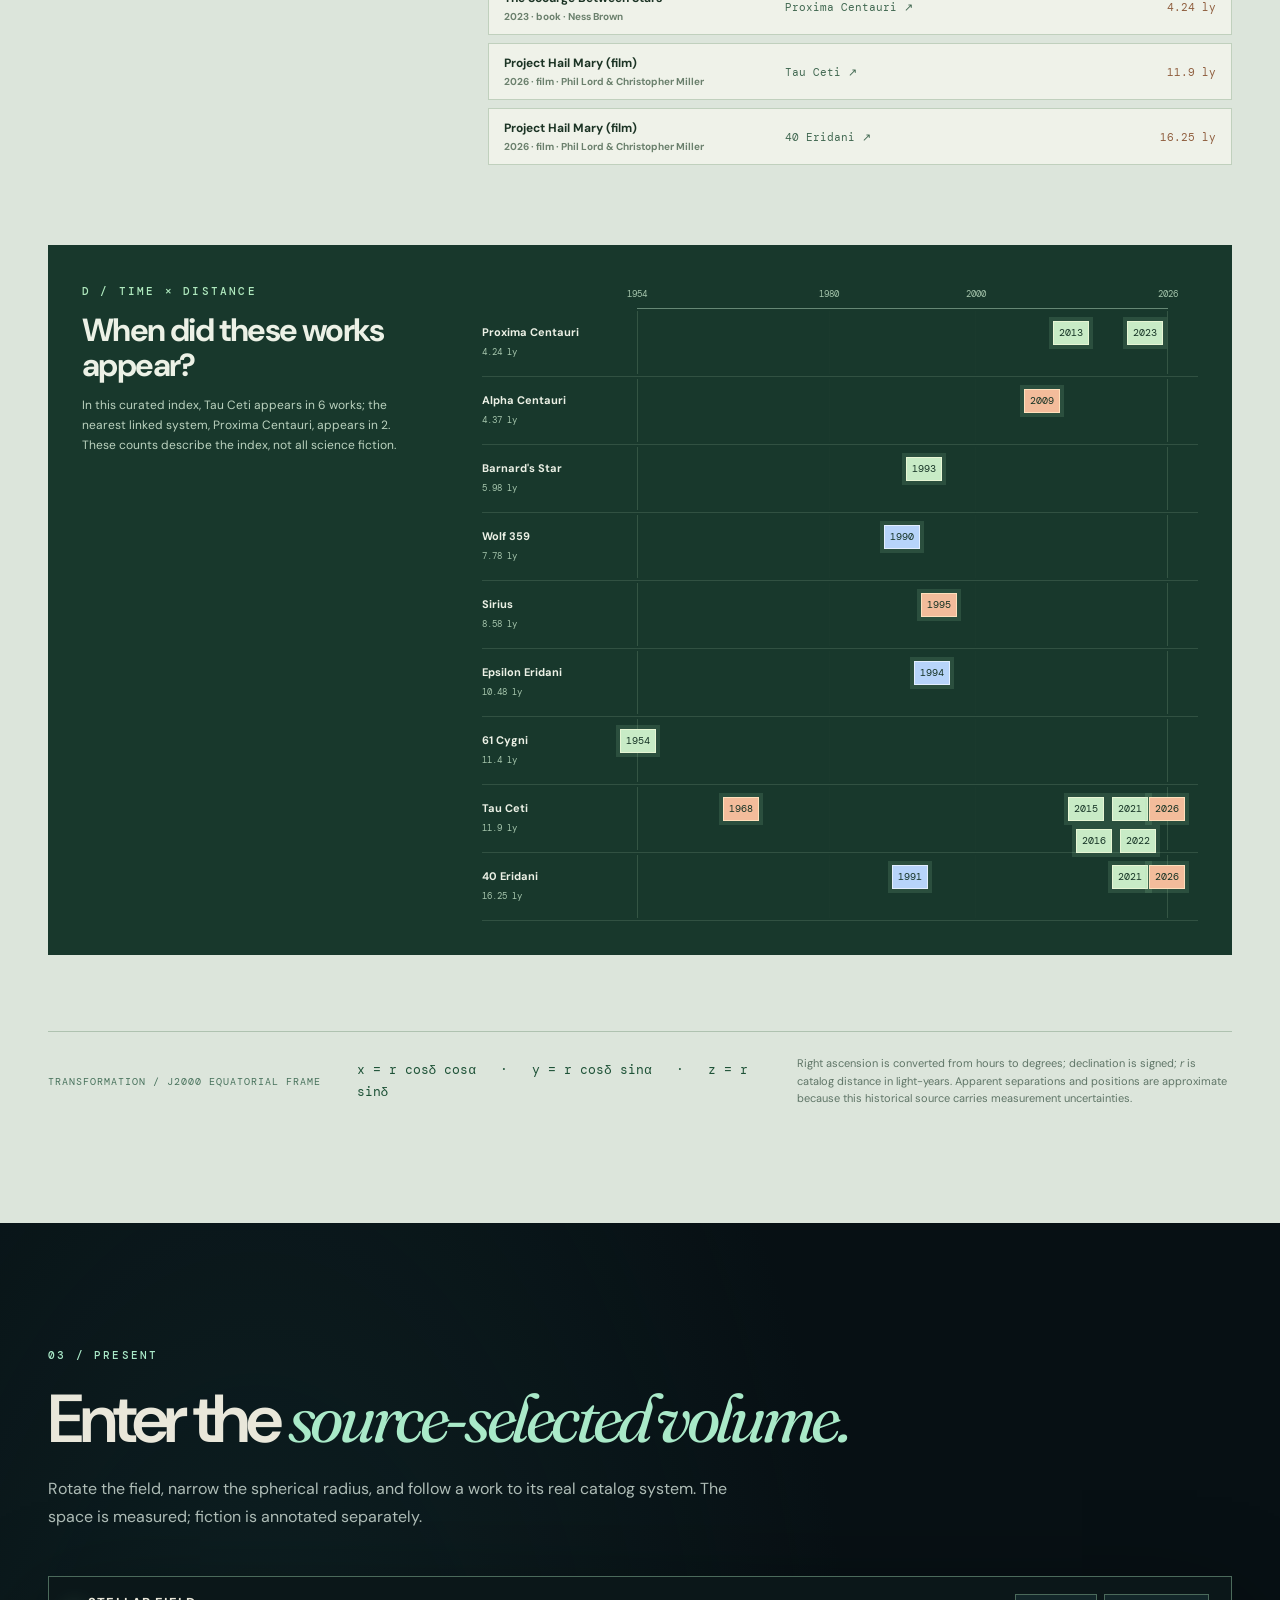
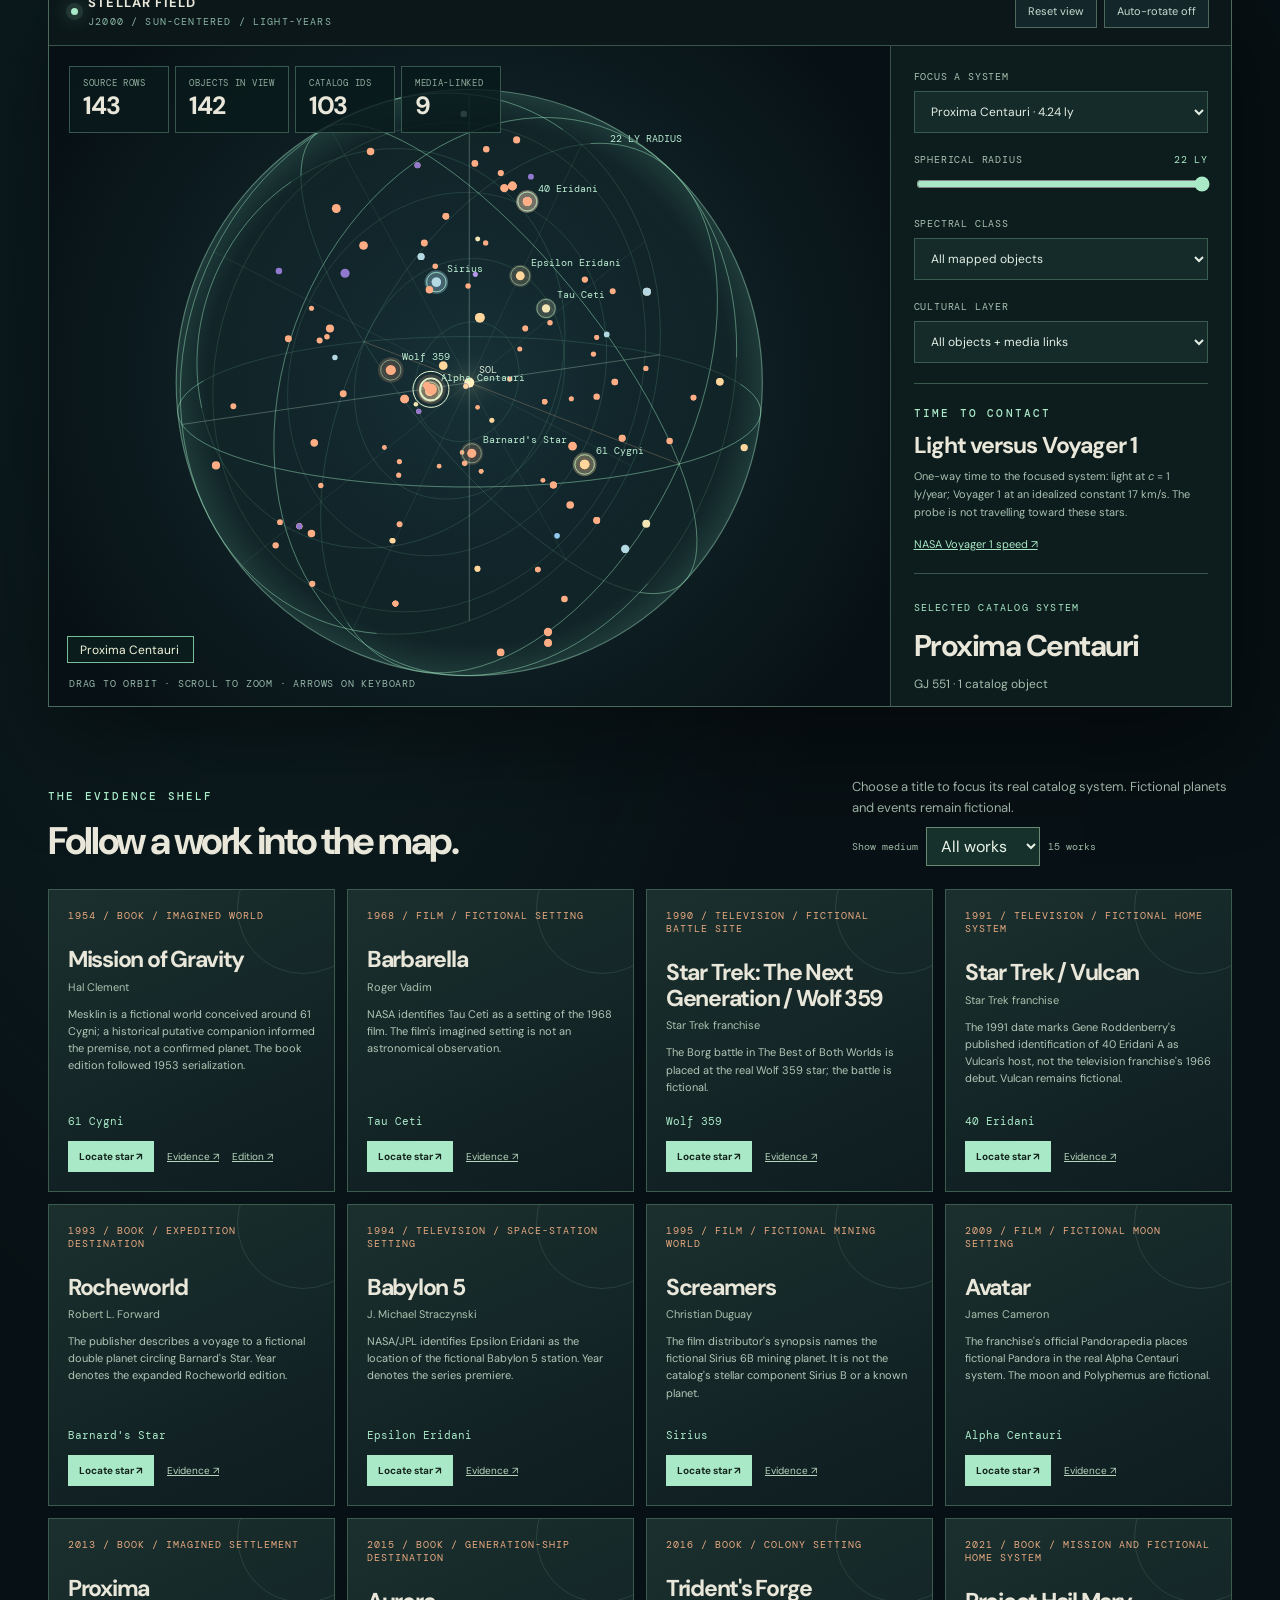
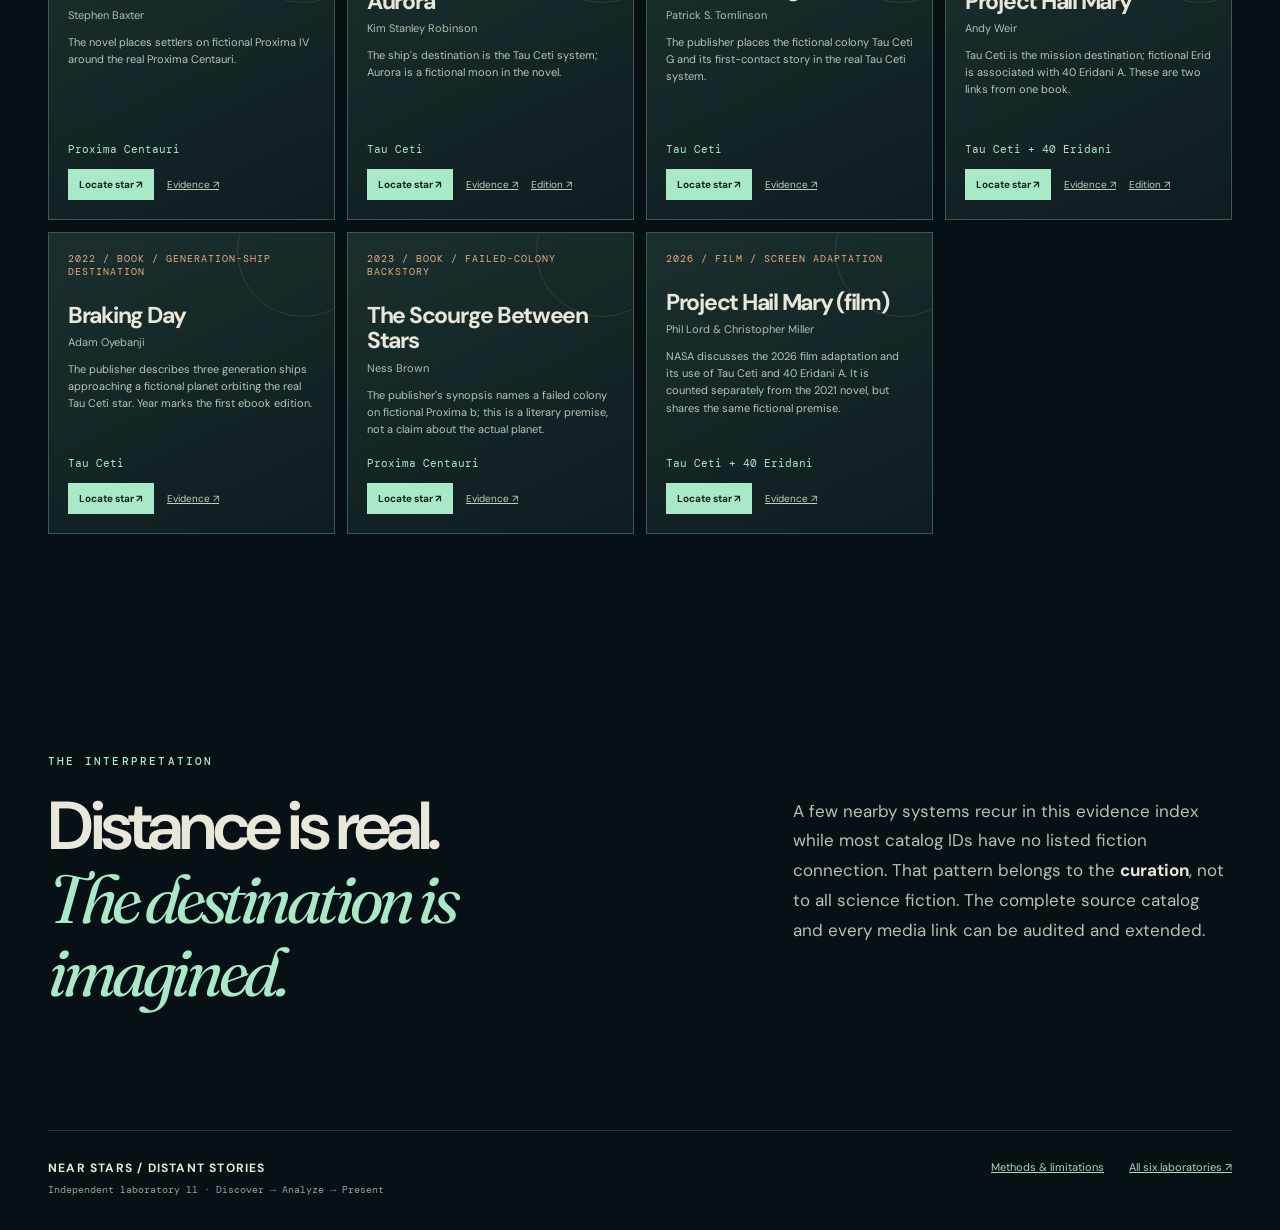
<file: new/projects/11-stellar-neighborhood/index.html>
<!doctype html>
<html lang="en">
<head>
  <meta charset="utf-8">
  <meta name="viewport" content="width=device-width, initial-scale=1">
  <meta name="theme-color" content="#071014">
  <meta name="description" content="An independent research atlas connecting a 143-row nearby-object catalog to documented science-fiction books, films and television.">
  <title>Near Stars / Distant Stories — Laboratory 11</title>
  <link rel="icon" type="image/svg+xml" href="../../assets/favicon.svg">
  <link rel="stylesheet" href="./stellar.css">
  <script src="./data/stellar-data.js" defer></script>
  <script src="./hero-signals.js" defer></script>
  <script src="./stellar.js" defer></script>
</head>
<body>
  <a class="skip-link" href="#discover">Skip to the research</a>
  <header class="site-header">
    <a class="wordmark" href="../../index.html" aria-label="All laboratories"><span class="wordmark-orbit">✦</span><span>FIELD NOTES <small>NO. 11 / ASTRONOMY × LITERATURE</small></span></a>
    <nav aria-label="Project sections"><a href="#discover">Discover</a><a href="#analyze">Analyze</a><a href="#present">Present</a><a class="back-link" href="../../index.html">All labs ↗</a></nav>
  </header>

  <main>
    <section class="hero" aria-labelledby="hero-title">
      <div class="hero-lines" aria-hidden="true"><span></span><span></span><span></span></div>
      <div class="hero-inner wrap">
        <div class="hero-copy">
          <p class="eyebrow"><span class="signal-dot"></span> RESEARCH OBJECT / 11</p>
          <h1 id="hero-title">NEAR STARS<span class="serif-line">Distant stories.</span></h1>
          <p class="hero-lede">A measured neighborhood. Documented books, films and television imagined inside it. What changes when you put the two on the same map?</p>
          <div class="hero-actions"><a class="button button-primary" href="#discover">Follow the evidence <span aria-hidden="true">↘</span></a><a class="text-link" href="#present">Open the atlas ↓</a></div>
          <div class="hero-signal-note"><span class="signal-note-line" aria-hidden="true"></span><span>HYPOTHETICAL SIGNALS / NOT OBSERVED TRANSMISSIONS</span><button id="hero-motion" type="button" aria-pressed="true">Pause animation</button></div>
        </div>
        <div class="hero-orbit" role="img" aria-label="Concept illustration: colored spherical signal fronts expanding from four catalog stars and overlapping in space. Positions are schematic; no transmissions are observed."><canvas id="hero-signal-canvas" aria-hidden="true"></canvas><span class="signal-scene-label">SIGNAL FIELD <i>·</i> CONCEPT STUDY</span><span class="orbit-scale">SOURCE-SELECTED VOLUME<br>≤ <b id="hero-radius">…</b> LIGHT-YEARS</span><span class="signal-scene-key">COLOR = EMITTER <i>·</i> POSITION = SCHEMATIC</span></div>
      </div>
      <div class="hero-base wrap"><span>01 / SOURCE → SELECTION</span><span>02 / COMPUTATION → INTERPRETATION</span><span>03 / EXPLORATION → EVIDENCE</span></div>
    </section>

    <div id="status" class="status wrap" role="status">Reading the local catalog and book index…</div>

    <section id="discover" class="stage discover wrap" aria-labelledby="discover-title">
      <div class="stage-heading"><p class="eyebrow">01 / DISCOVER</p><h2 id="discover-title">First, define <em>what is actually in the data.</em></h2><p>The astronomical file is a historical RECONS-derived mirror, not a modern complete census. The media index is separately curated from linked source evidence. Neither source implies that fictional planets exist.</p></div>
      <div class="source-grid">
        <article class="source-card source-card-dark"><div class="source-top"><span class="source-index">DATASET A / ASTRONOMY</span><span class="source-icon" aria-hidden="true">✳</span></div><h3>All 143 catalog rows.</h3><p>One Sun, 133 stellar objects and nine L/T/Y brown dwarfs. The 142 non-Sun objects have positions; the Sun marks the origin. The CSV retains system ID, component, J2000 coordinates, spectrum, parallax and distance.</p><a href="./data/recons_top100_nearest_stars.csv">Inspect source CSV ↗</a><a href="https://github.com/RyanLin5967/liftoff/blob/main/data/recons_top100_nearest_stars.csv" target="_blank" rel="noopener noreferrer">Upstream mirror ↗</a></article>
        <article class="source-card source-card-light"><div class="source-top"><span class="source-index">DATASET B / CULTURE</span><span class="source-icon" aria-hidden="true">❋</span></div><h3>Fifteen works. Every connection checked.</h3><p>Eight books, four films and three television entries carry an evidence link, narrative role, year and real-system identifier. The book and its screen adaptation count as separate works.</p><a href="./data/works.json">Inspect evidence index ↗</a><span class="source-date">CURATED 18 OCT 2026</span></article>
      </div>
      <div class="process-grid">
        <div class="process-intro"><span class="section-kicker">THE INCLUSION RULE</span><h3>All rows, honestly labelled.</h3><p>The original 100-object limit is gone. Every usable source row is represented: <strong>142 non-Sun objects in space and the Sun at the origin</strong>. Brown dwarfs remain visible but are never counted as stars; this historical file is not a complete present-day census.</p></div>
        <div class="selection-funnel" id="selection-funnel" aria-label="Catalog selection steps"></div>
      </div>
      <div class="raw-panel"><div class="raw-intro"><span class="section-kicker">LOOK INSIDE THE FILE</span><h3>From coordinates to a neighborhood.</h3><p>The same object can carry several names. We join works to catalog system IDs, then plot each non-Sun component separately. The first five mapped source rows are shown here.</p></div><div class="table-wrap"><table><caption>First five mapped objects from the source CSV</caption><thead><tr><th scope="col">System ID</th><th scope="col">Object</th><th scope="col">Spectrum</th><th scope="col">RA / Dec (J2000)</th><th scope="col">Distance</th></tr></thead><tbody id="raw-rows"></tbody></table></div></div>
    </section>

    <section id="analyze" class="stage analyze" aria-labelledby="analyze-title">
      <div class="wrap"><div class="stage-heading"><p class="eyebrow">02 / ANALYZE</p><h2 id="analyze-title">143 entries <em>are not 143 stars.</em></h2><p>Distinguish Sun, stars and brown dwarfs; separate stellar components from catalog IDs; then compare this measured neighborhood with the documented fiction index.</p></div>
      <div class="finding-grid"><article class="finding finding-major"><span class="finding-label">CATALOG STRUCTURE</span><strong id="finding-systems">…</strong><p>distinct catalog IDs among the 142 mapped non-Sun objects. Components of a binary or triple system can overlap on a light-year map.</p></article><article class="finding"><span class="finding-label">SPECTRAL MIX</span><strong id="finding-red">…</strong><p>stellar objects have an M spectral prefix. Brown dwarfs are shown separately; this is a property of this historical file.</p></article><article class="finding"><span class="finding-label">FICTION CROSS-REFERENCE</span><strong id="finding-books">…</strong><p>documented works connect to <b id="finding-literary-systems">…</b> catalog IDs in this curated index.</p></article></div>
      <div class="analysis-grid"><article class="analysis-card"><div class="card-heading"><span class="section-kicker">A / VOLUME</span><h3>How the catalog fills space</h3><p>Count mapped objects and unique catalog IDs inside each radius. A widening gap means more components share an ID.</p></div><div id="shell-chart" class="svg-chart" role="img" aria-label="Cumulative catalog objects and IDs by distance"></div><div class="chart-legend"><span><i class="legend-object"></i> Mapped objects</span><span><i class="legend-system"></i> Catalog IDs</span></div></article><article class="analysis-card"><div class="card-heading"><span class="section-kicker">B / COMPOSITION</span><h3>Which objects are in the file?</h3><p>Counts by recorded spectral prefix. D marks white dwarfs; L and T mark brown dwarfs in this source. The Sun is the separate origin marker.</p></div><div id="spectral-chart" class="svg-chart" role="img" aria-label="Mapped objects by spectral class"></div></article></div>
      <div class="literary-analysis"><div class="literary-intro"><span class="section-kicker">C / THE CROSSWALK</span><h3>Real systems, imagined uses.</h3><p>Books, films and television use nearby stars as destinations, settings or fictional home systems. One work can point to two systems. These links describe the <strong>curated index only</strong>, not a genre-wide ranking.</p><div class="crosswalk-stats"><span><strong id="edge-count">…</strong> work–system links</span><span><strong id="distance-span">…</strong> ly across linked systems</span></div></div><div id="book-crosswalk" class="crosswalk" aria-label="Media and star-system cross-reference"></div></div>
      <div class="chronology"><div class="chronology-copy"><span class="section-kicker">D / TIME × DISTANCE</span><h3>When did these works appear?</h3><p id="chronology-insight">Release years from the media index are aligned with measured catalog distances. Each mark is one documented work–system link; the Star Trek Vulcan mark uses the 1991 documented association year.</p></div><div id="chronology-chart" class="chronology-chart" aria-label="Work years by real stellar-system distance"></div></div>
      <div class="method-strip"><span>TRANSFORMATION / J2000 EQUATORIAL FRAME</span><code>x = r cosδ cosα &nbsp; · &nbsp; y = r cosδ sinα &nbsp; · &nbsp; z = r sinδ</code><p>Right ascension is converted from hours to degrees; declination is signed; <i>r</i> is catalog distance in light-years. Apparent separations and positions are approximate because this historical source carries measurement uncertainties.</p></div></div>
    </section>

    <section id="present" class="stage present" aria-labelledby="present-title">
      <div class="wrap"><div class="stage-heading"><p class="eyebrow">03 / PRESENT</p><h2 id="present-title">Enter the <em>source-selected volume.</em></h2><p>Rotate the field, narrow the spherical radius, and follow a work to its real catalog system. The space is measured; fiction is annotated separately.</p></div>
      <div class="atlas-shell"><div class="atlas-toolbar"><div class="atlas-title"><span class="live-mark" aria-hidden="true"></span><span>STELLAR FIELD <small>J2000 / SUN-CENTERED / LIGHT-YEARS</small></span></div><div class="atlas-actions"><button type="button" id="reset-view">Reset view</button><button type="button" id="toggle-motion" aria-pressed="false">Auto-rotate off</button></div></div>
        <div class="atlas-layout"><div class="viewport-wrap"><canvas id="starfield" aria-label="Interactive three-dimensional projection of all mapped catalog objects, with a sphere showing the selected radius. Drag to rotate, scroll to zoom, or use arrow keys." tabindex="0">Your browser does not support canvas. The catalog and media evidence remain available below.</canvas><div class="viewport-hud"><div><span>SOURCE ROWS</span><strong id="source-count">…</strong></div><div><span>OBJECTS IN VIEW</span><strong id="visible-count">…</strong></div><div><span>CATALOG IDS</span><strong id="visible-systems">…</strong></div><div><span>MEDIA-LINKED</span><strong id="visible-books">…</strong></div></div><div class="view-hint">DRAG TO ORBIT · SCROLL TO ZOOM · ARROWS ON KEYBOARD</div></div>
        <aside class="atlas-side"><div class="control-group"><label for="system-select">Focus a system</label><select id="system-select"></select></div><div class="control-group"><label for="radius-range">Spherical radius <output id="radius-output">…</output></label><input id="radius-range" type="range" min="5" max="22" value="22" step="1"></div><div class="control-group"><label for="class-select">Spectral class</label><select id="class-select"><option value="all">All mapped objects</option></select></div><div class="control-group"><label for="mode-select">Cultural layer</label><select id="mode-select"><option value="all">All objects + media links</option><option value="literature">Media-linked systems only</option><option value="astronomy">Astronomy only</option></select></div><div class="contact-heading"><span class="section-kicker">TIME TO CONTACT</span><h3>Light versus Voyager 1</h3><p>One-way time to the focused system: light at <i>c</i> = 1 ly/year; Voyager 1 at an idealized constant 17 km/s. The probe is not travelling toward these stars.</p><a href="https://science.nasa.gov/mission/voyager/voyager-1/" target="_blank" rel="noopener noreferrer">NASA Voyager 1 speed ↗</a></div><div id="selected-detail" class="selected-detail" aria-live="polite"></div></aside></div>
      </div>
      <div class="books-heading"><div><span class="section-kicker">THE EVIDENCE SHELF</span><h3>Follow a work into the map.</h3></div><div class="shelf-actions"><p>Choose a title to focus its real catalog system. Fictional planets and events remain fictional.</p><label for="work-filter">Show medium</label><select id="work-filter"><option value="all">All works</option><option value="book">Books</option><option value="film">Films</option><option value="television">Television</option></select><span id="work-filter-count">15 works</span></div></div><div id="book-shelf" class="book-shelf"></div>
    </div></section>

    <section class="closing wrap"><div><span class="section-kicker">THE INTERPRETATION</span><h2>Distance is real.<br><em>The destination is imagined.</em></h2></div><p>A few nearby systems recur in this evidence index while most catalog IDs have no listed fiction connection. That pattern belongs to the <strong>curation</strong>, not to all science fiction. The complete source catalog and every media link can be audited and extended.</p></section>
  </main>
  <footer class="site-footer wrap"><div><strong>NEAR STARS / DISTANT STORIES</strong><span>Independent laboratory 11 · Discover → Analyze → Present</span></div><div><a href="./README.md">Methods & limitations</a><a href="../../index.html">All six laboratories ↗</a></div></footer>
</body>
</html>
</file>
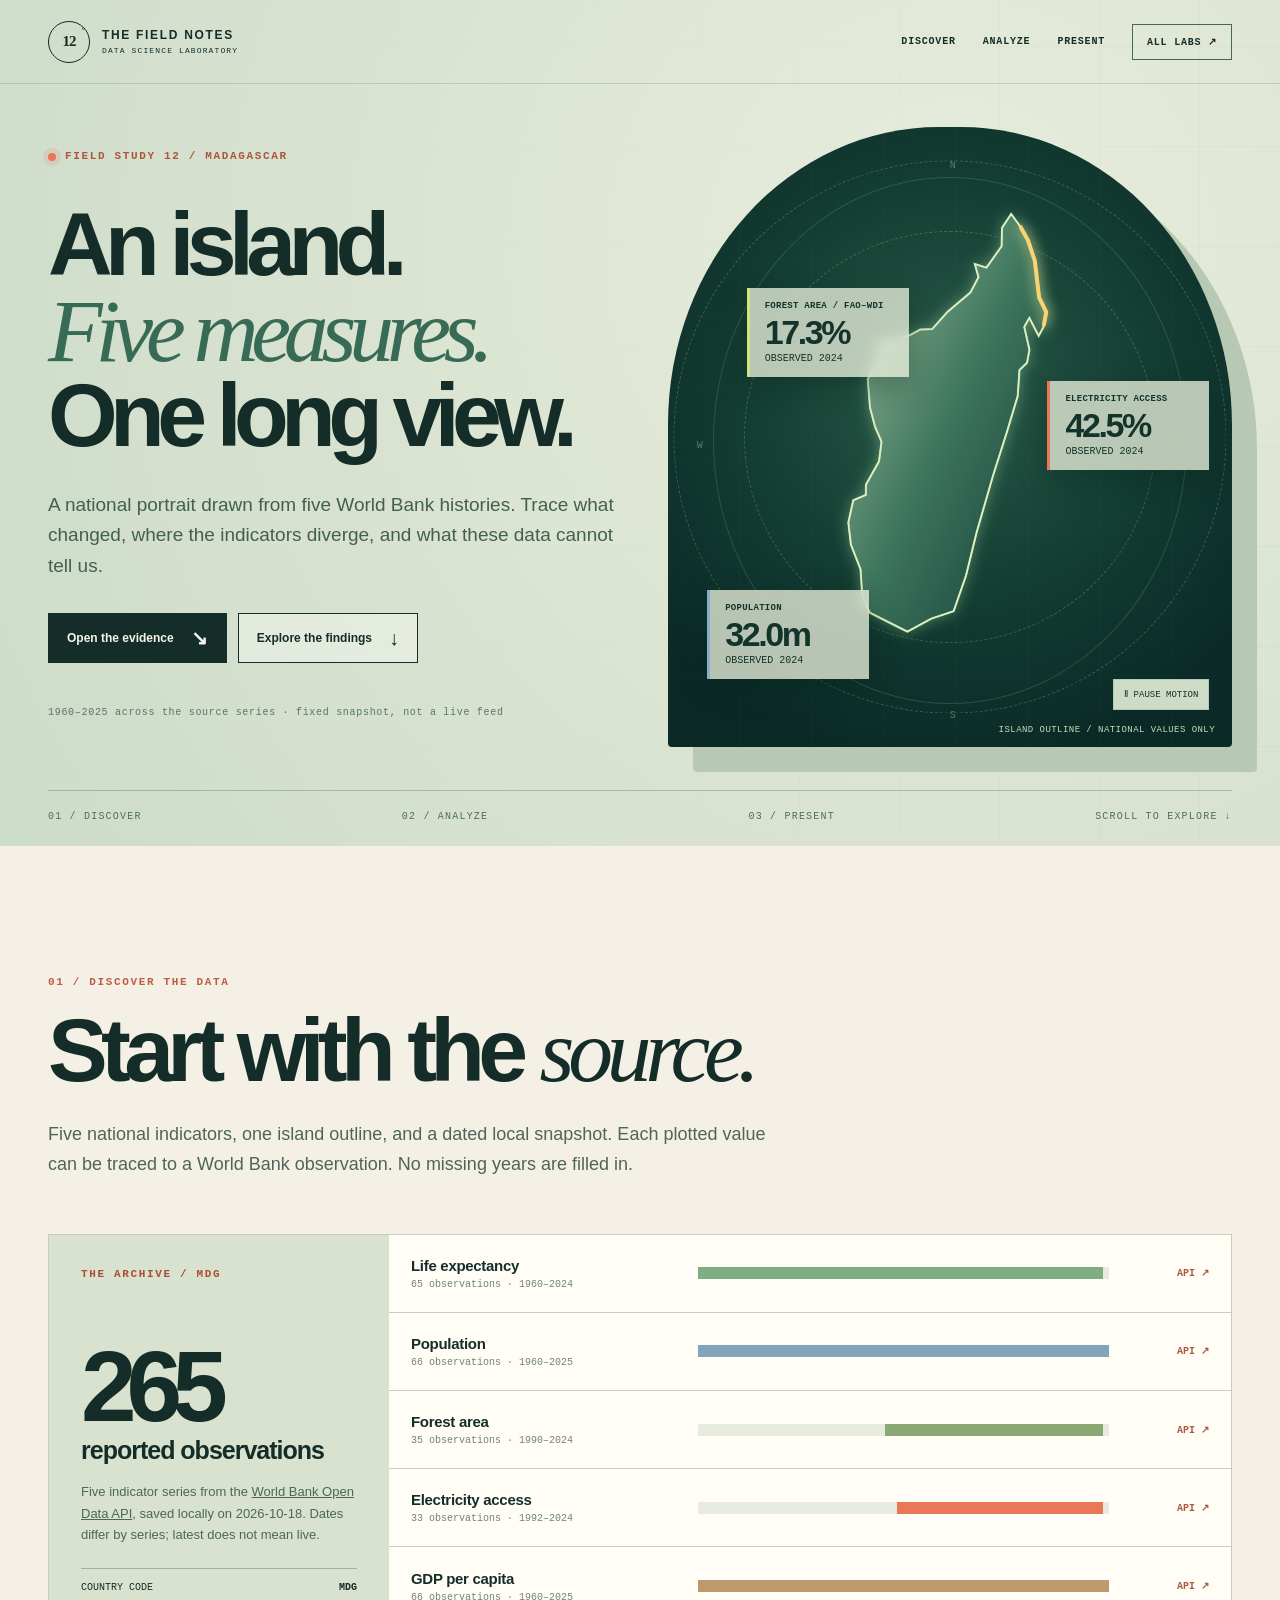
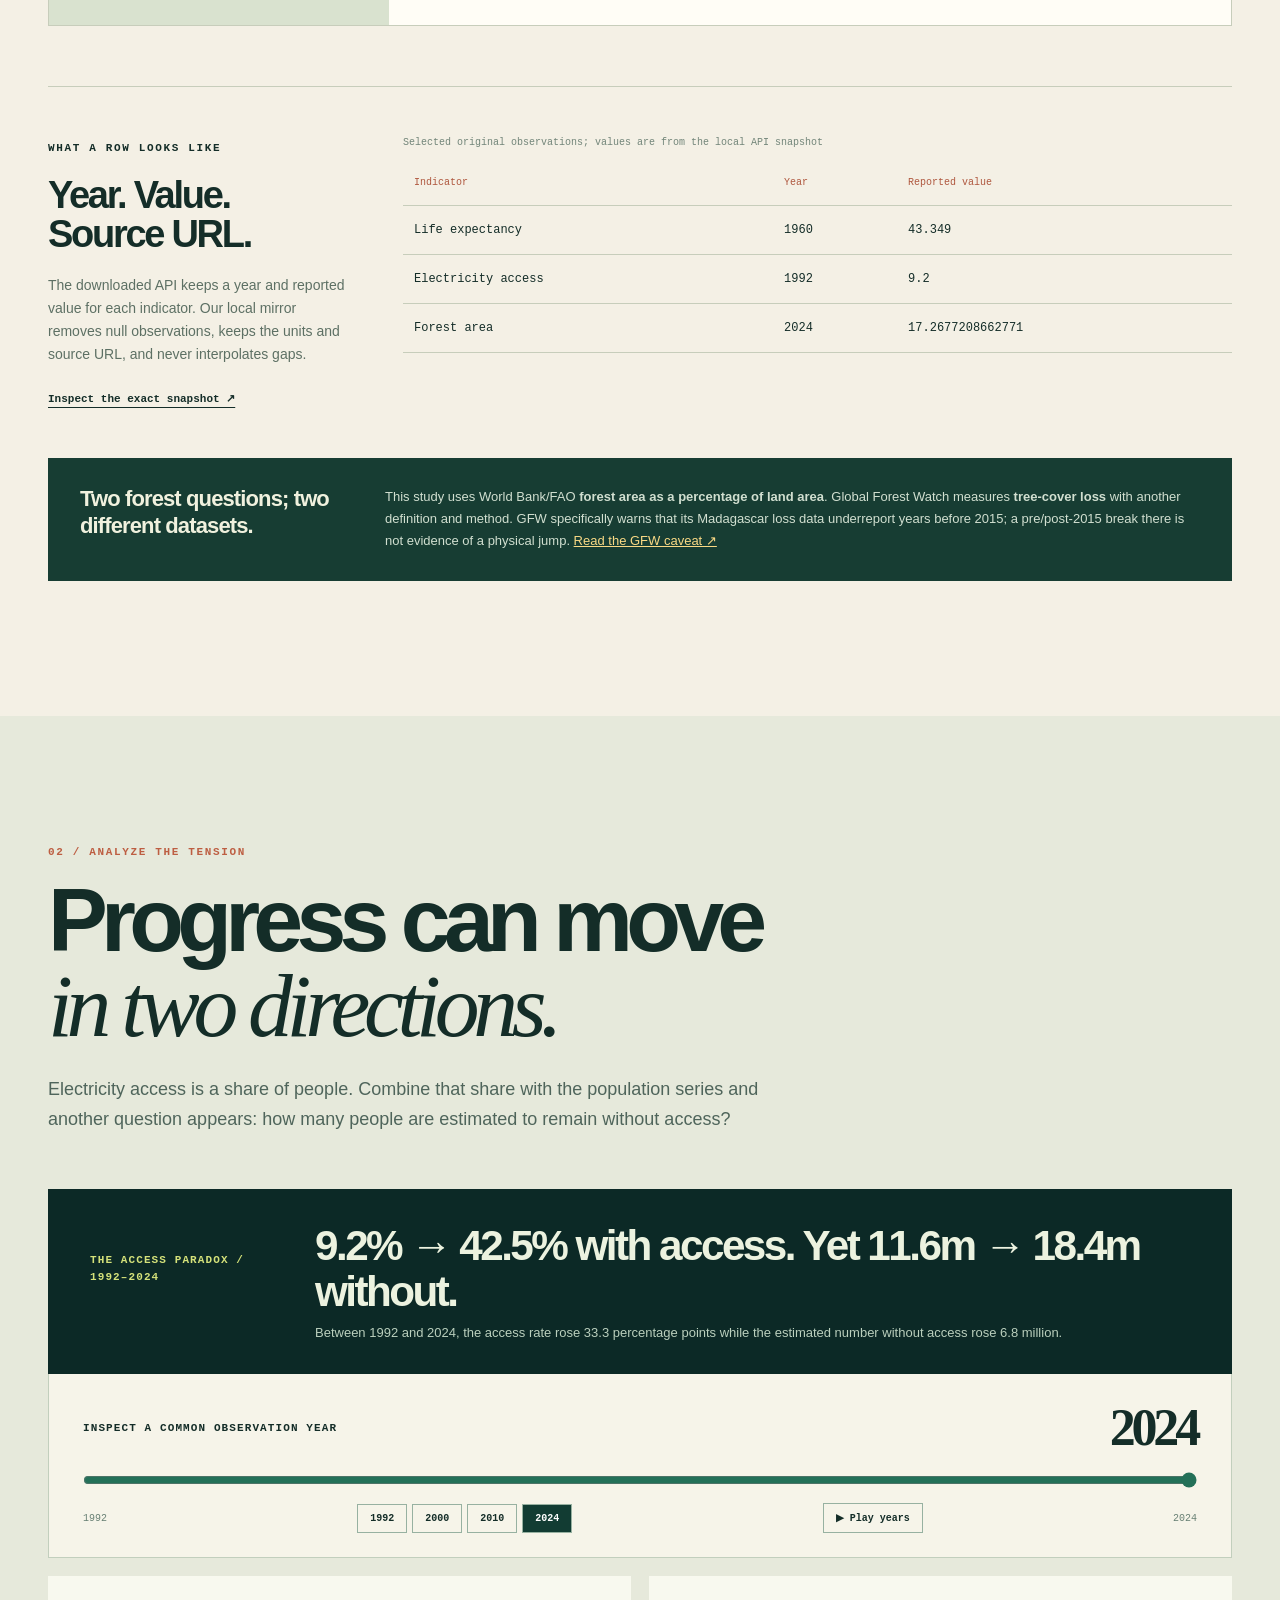
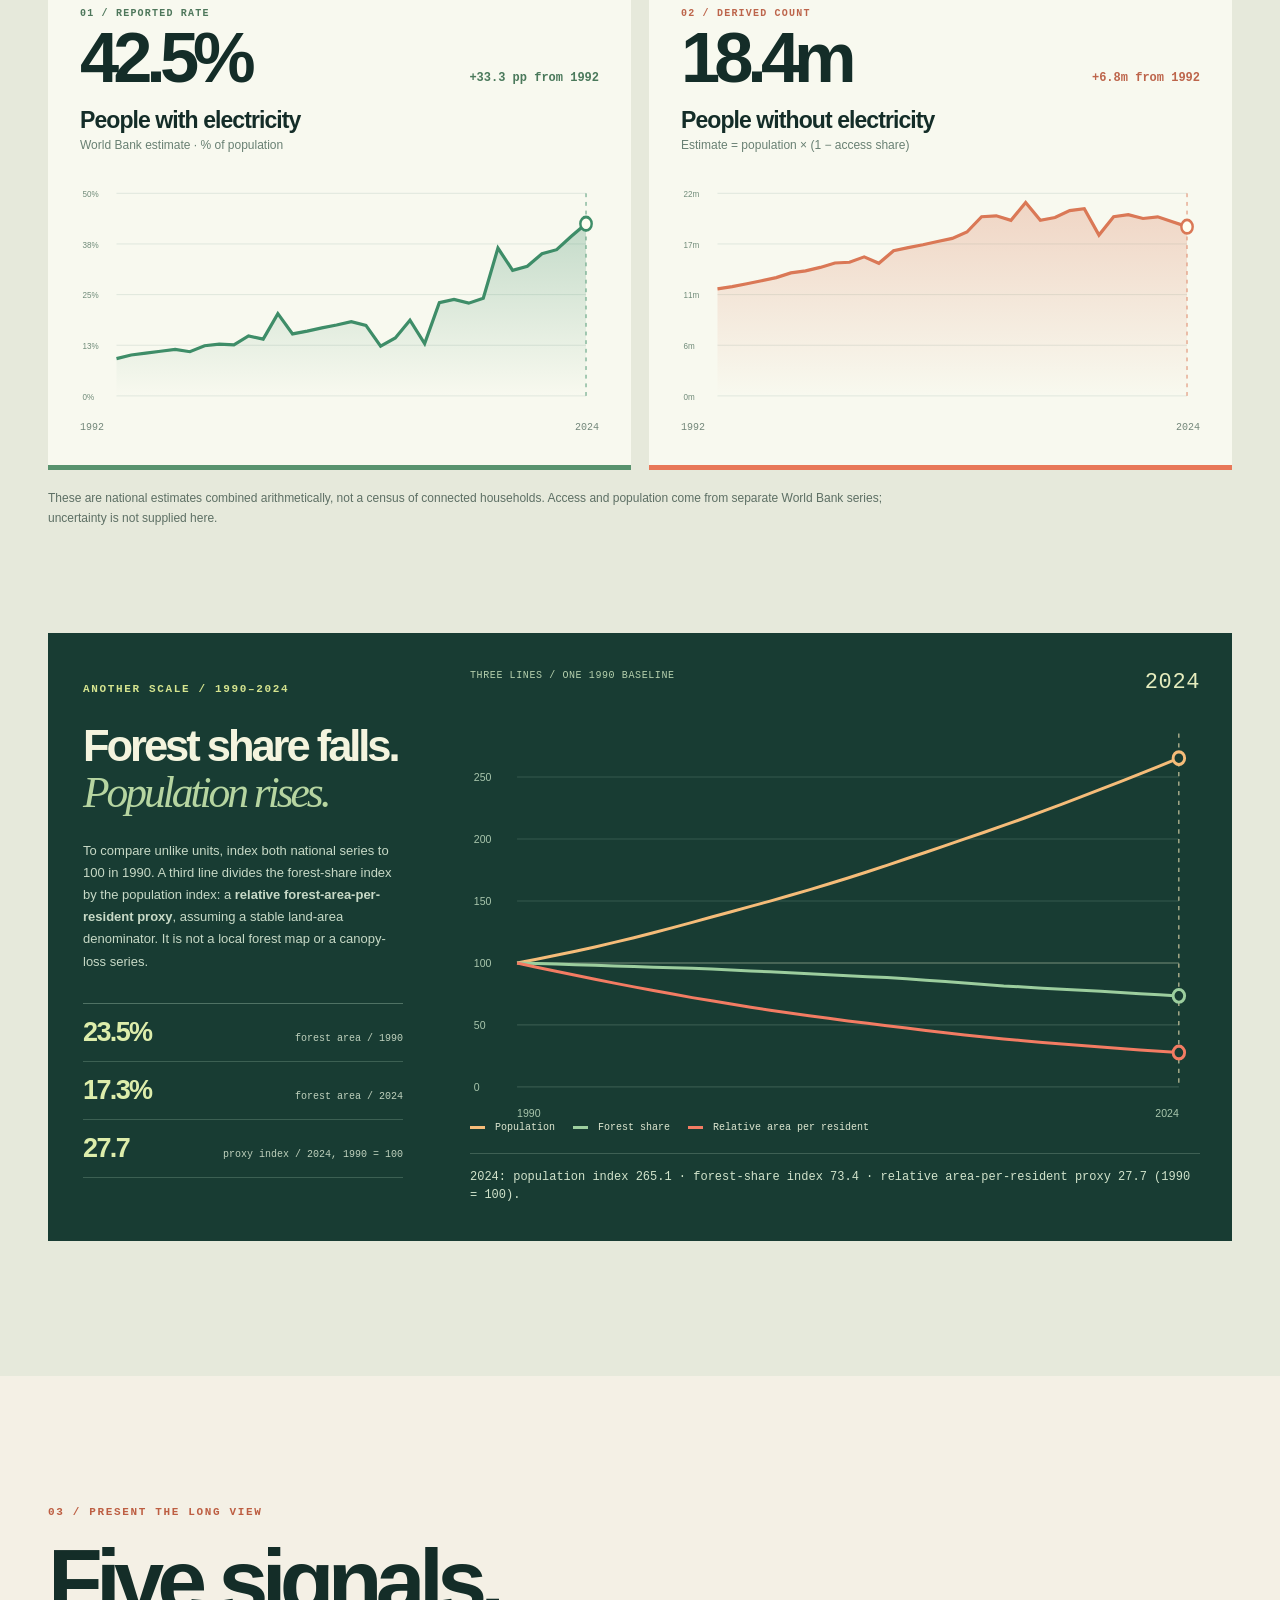
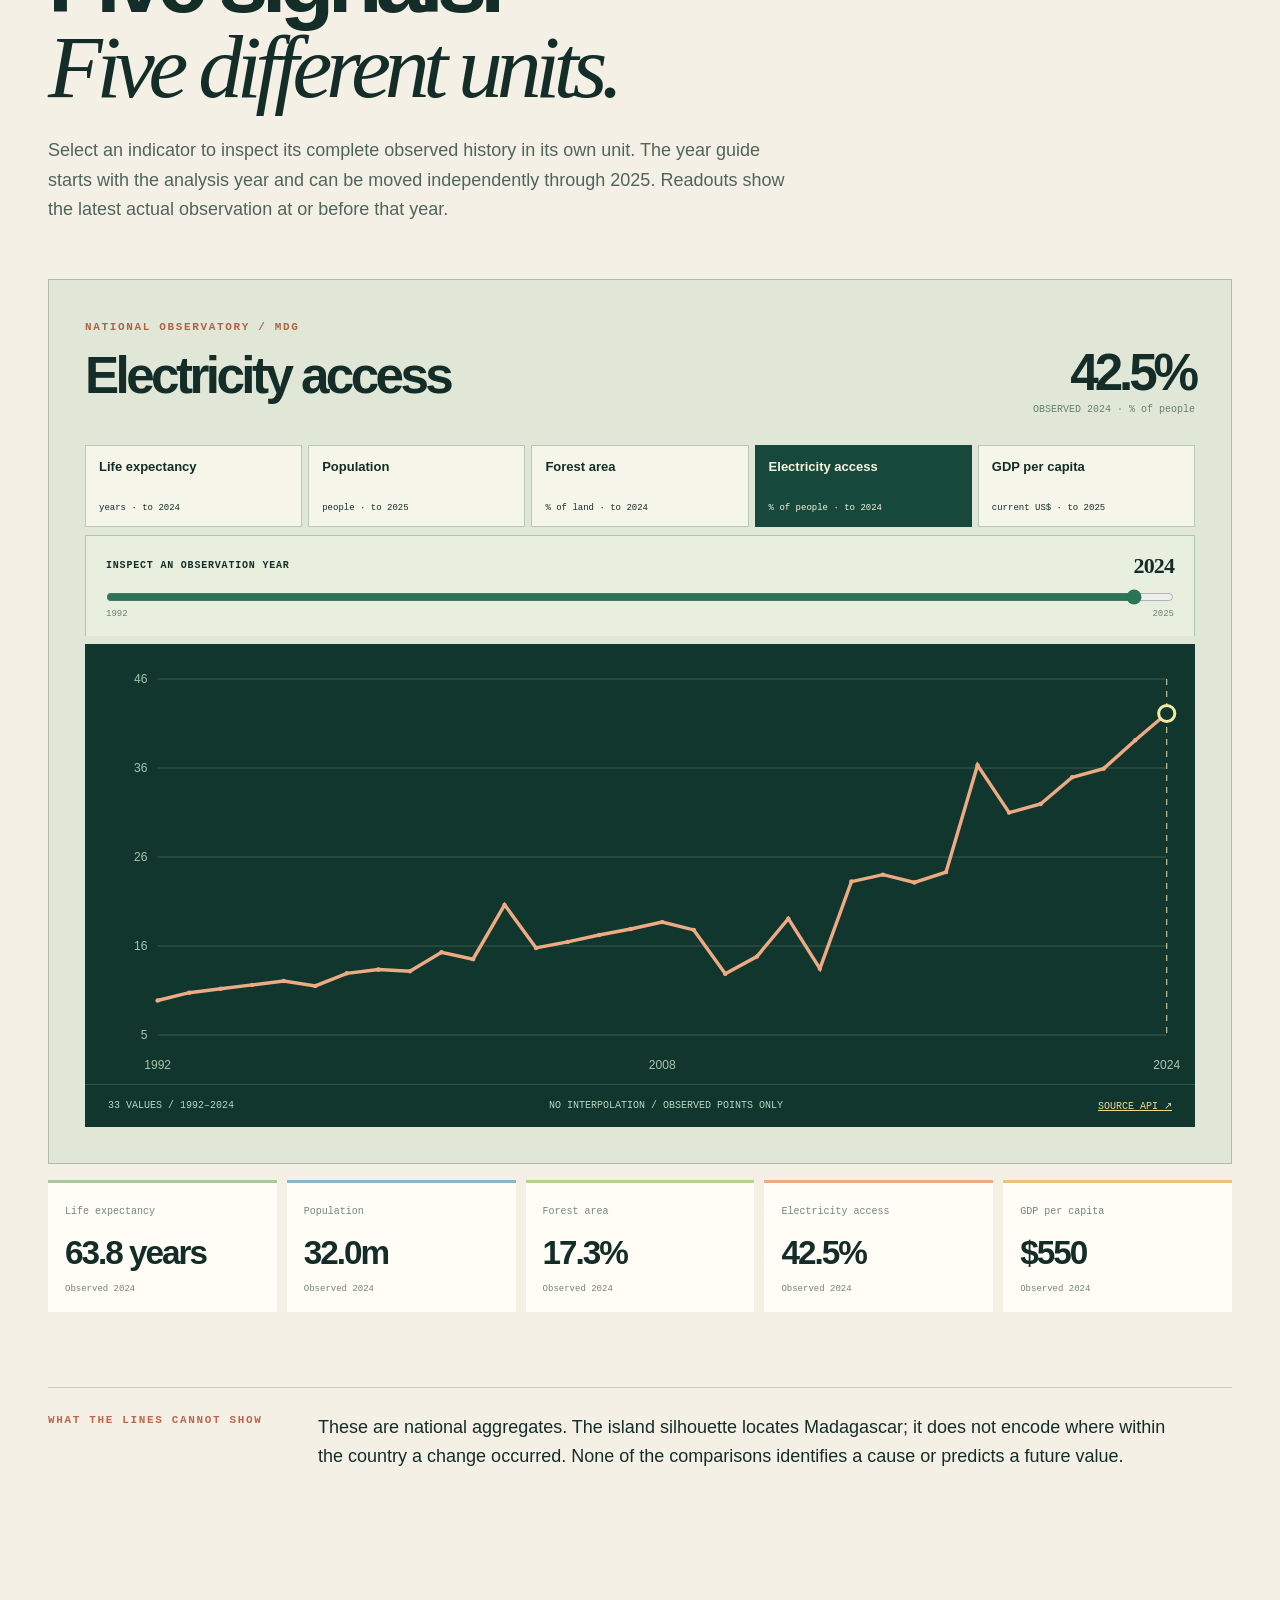
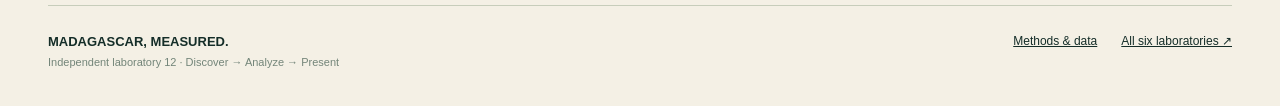
<file: new/projects/12-madagascar-observatory/index.html>
<!doctype html>
<html lang="en">
<head>
  <meta charset="utf-8"><meta name="viewport" content="width=device-width,initial-scale=1"><meta name="theme-color" content="#102c27">
  <meta name="description" content="Five national World Bank series reveal a changing Madagascar. Explore the data, derived comparisons and their limits.">
  <title>Madagascar, Measured — Laboratory 12</title>
  <link rel="icon" type="image/svg+xml" href="../../assets/favicon.svg"><link rel="stylesheet" href="./madagascar.css">
  <script src="./data/madagascar-data.js" defer></script><script src="./madagascar.js" defer></script>
</head>
<body>
  <a class="skip" href="#discover">Skip to the data</a>
  <header class="site-header"><a class="brand" href="../../index.html"><span class="brand-mark">12<span>°</span></span><span>THE FIELD NOTES<small>DATA SCIENCE LABORATORY</small></span></a><nav aria-label="Page navigation"><a href="#discover">Discover</a><a href="#analyze">Analyze</a><a href="#present">Present</a><a class="all-labs" href="../../index.html">All labs ↗</a></nav></header>
  <main>
    <section class="hero" aria-labelledby="hero-title"><div class="hero-wash" aria-hidden="true"></div><div class="hero-inner wrap">
      <div class="hero-copy"><span class="eyebrow hero-eyebrow"><i></i> FIELD STUDY 12 / MADAGASCAR</span><h1 id="hero-title">An island.<br><em>Five measures.</em><br>One long view.</h1><p class="hero-lede">A national portrait drawn from five World Bank histories. Trace what changed, where the indicators diverge, and what these data cannot tell us.</p><div class="hero-actions"><a class="button button-dark" href="#discover">Open the evidence <span>↘</span></a><a class="button button-line" href="#analyze">Explore the findings <span>↓</span></a></div><p class="hero-footnote">1960–2025 across the source series · fixed snapshot, not a live feed</p></div>
      <div class="hero-art" aria-label="Animated outline of Madagascar with national data readouts. The outline provides location only, not regional measurements."><div class="hero-compass" aria-hidden="true"><span>N</span><span>E</span><span>S</span><span>W</span></div><svg id="hero-svg" viewBox="0 0 600 660" aria-hidden="true"><defs><linearGradient id="island-fill" x1="0" x2="1" y1="0" y2="1"><stop offset="0" stop-color="#a7c5a5"/><stop offset=".5" stop-color="#3d755d"/><stop offset="1" stop-color="#123b34"/></linearGradient><filter id="island-glow"><feGaussianBlur stdDeviation="10"/></filter></defs><path id="island-shadow"/><path id="island-fill-path"/><path id="island-outline"/><path id="island-trace"/></svg><div class="island-orbit orbit-one" aria-hidden="true"></div><div class="island-orbit orbit-two" aria-hidden="true"></div><div class="hero-readout readout-forest"><small>FOREST AREA / FAO–WDI</small><strong id="hero-forest">—</strong><span id="hero-forest-year">—</span></div><div class="hero-readout readout-electric"><small>ELECTRICITY ACCESS</small><strong id="hero-electricity">—</strong><span id="hero-electricity-year">—</span></div><div class="hero-readout readout-pop"><small>POPULATION</small><strong id="hero-pop">—</strong><span id="hero-pop-year">—</span></div><div class="hero-art-caption">ISLAND OUTLINE / NATIONAL VALUES ONLY</div><button id="hero-motion" type="button" aria-pressed="true" aria-label="Pause island animation">Ⅱ PAUSE MOTION</button></div>
    </div><div class="hero-baseline wrap"><span>01 / DISCOVER</span><span>02 / ANALYZE</span><span>03 / PRESENT</span><span>SCROLL TO EXPLORE ↓</span></div></section>
    <div id="status" class="status wrap" role="status">Preparing the Madagascar archive…</div>

    <section id="discover" class="section discover" aria-labelledby="discover-title"><div class="wrap"><div class="section-heading"><span class="eyebrow">01 / DISCOVER THE DATA</span><h2 id="discover-title">Start with the <em>source.</em></h2><p>Five national indicators, one island outline, and a dated local snapshot. Each plotted value can be traced to a World Bank observation. No missing years are filled in.</p></div><div class="source-ledger"><article class="ledger-lead"><span class="ledger-index">THE ARCHIVE / MDG</span><strong id="observation-count">—</strong><h3>reported observations</h3><p>Five indicator series from the <a href="https://api.worldbank.org/v2/country/MDG?format=json" target="_blank" rel="noopener noreferrer">World Bank Open Data API</a>, saved locally on <time id="retrieved-date">—</time>. Dates differ by series; latest does not mean live.</p><div class="ledger-stamp">COUNTRY CODE <b>MDG</b></div></article><div id="coverage" class="coverage" aria-label="Coverage and sources of five World Bank indicator series"></div></div><div class="raw-data"><div><span class="eyebrow">WHAT A ROW LOOKS LIKE</span><h3>Year. Value.<br>Source URL.</h3><p>The downloaded API keeps a year and reported value for each indicator. Our local mirror removes null observations, keeps the units and source URL, and never interpolates gaps.</p><a class="text-link" href="./data/world-bank-mdg.json">Inspect the exact snapshot ↗</a></div><div class="raw-table-wrap"><table><caption>Selected original observations; values are from the local API snapshot</caption><thead><tr><th>Indicator</th><th>Year</th><th>Reported value</th></tr></thead><tbody id="raw-samples"></tbody></table></div></div><div class="definition-note"><b>Two forest questions; two different datasets.</b><p>This study uses World Bank/FAO <strong>forest area as a percentage of land area</strong>. Global Forest Watch measures <strong>tree-cover loss</strong> with another definition and method. GFW specifically warns that its Madagascar loss data underreport years before 2015; a pre/post-2015 break there is not evidence of a physical jump. <a href="https://www.globalforestwatch.org/dashboards/country/MDG/" target="_blank" rel="noopener noreferrer">Read the GFW caveat ↗</a></p></div></div></section>

    <section id="analyze" class="section analyze" aria-labelledby="analyze-title"><div class="wrap"><div class="section-heading"><span class="eyebrow">02 / ANALYZE THE TENSION</span><h2 id="analyze-title">Progress can move<br><em>in two directions.</em></h2><p>Electricity access is a share of people. Combine that share with the population series and another question appears: how many people are estimated to remain without access?</p></div><div class="finding-banner"><span>THE ACCESS PARADOX / 1992–2024</span><strong id="access-headline">—</strong><p id="access-explain">Calculated from overlapping World Bank years.</p></div><div class="year-console"><div class="year-console-top"><label for="year-range">INSPECT A COMMON OBSERVATION YEAR</label><output id="year-output">2024</output></div><input id="year-range" type="range" min="1992" max="2024" value="2024" step="1"><div class="year-console-bottom"><span>1992</span><div class="year-shortcuts" role="group" aria-label="Jump to year"><button type="button" data-year="1992">1992</button><button type="button" data-year="2000">2000</button><button type="button" data-year="2010">2010</button><button type="button" data-year="2024">2024</button></div><button id="year-play" type="button" aria-pressed="false">▶ Play years</button><span>2024</span></div></div><div class="duo-charts"><article class="chart-card"><div class="chart-head"><span>01 / REPORTED RATE</span><strong id="access-rate">—</strong><small id="access-rate-delta">—</small></div><h3>People with electricity</h3><p>World Bank estimate · % of population</p><div id="access-chart" class="chart" role="img" aria-label="Electricity access percentage by year from 1992 to 2024"></div><div class="chart-axis"><span>1992</span><span>2024</span></div></article><article class="chart-card chart-card-coral"><div class="chart-head"><span>02 / DERIVED COUNT</span><strong id="without-count">—</strong><small id="without-delta">—</small></div><h3>People without electricity</h3><p>Estimate = population × (1 − access share)</p><div id="without-chart" class="chart" role="img" aria-label="Estimated number of people without electricity by year from 1992 to 2024"></div><div class="chart-axis"><span>1992</span><span>2024</span></div></article></div><p class="analysis-caution">These are national estimates combined arithmetically, not a census of connected households. Access and population come from separate World Bank series; uncertainty is not supplied here.</p>
      <div class="forest-section"><div class="forest-intro"><span class="eyebrow">ANOTHER SCALE / 1990–2024</span><h3>Forest share falls.<br><em>Population rises.</em></h3><p>To compare unlike units, index both national series to 100 in 1990. A third line divides the forest-share index by the population index: a <strong>relative forest-area-per-resident proxy</strong>, assuming a stable land-area denominator. It is not a local forest map or a canopy-loss series.</p><div class="forest-facts"><div><strong id="forest-start">—</strong><span>forest area / 1990</span></div><div><strong id="forest-end">—</strong><span>forest area / 2024</span></div><div><strong id="forest-proxy">—</strong><span>proxy index / 2024, 1990 = 100</span></div></div></div><div class="forest-viz"><div class="forest-viz-top"><span>THREE LINES / ONE 1990 BASELINE</span><span id="forest-selected-year">2024</span></div><div id="forest-chart" class="forest-chart" role="img" aria-label="Indexed population, forest-area share and relative forest-area-per-resident proxy from 1990 to 2024"></div><div class="forest-legend"><span><i class="legend-pop"></i> Population</span><span><i class="legend-forest"></i> Forest share</span><span><i class="legend-proxy"></i> Relative area per resident</span></div><p id="forest-readout" class="forest-readout">—</p></div></div>
    </div></section>

    <section id="present" class="section present" aria-labelledby="present-title"><div class="wrap"><div class="section-heading"><span class="eyebrow">03 / PRESENT THE LONG VIEW</span><h2 id="present-title">Five signals.<br><em>Five different units.</em></h2><p>Select an indicator to inspect its complete observed history in its own unit. The year guide starts with the analysis year and can be moved independently through 2025. Readouts show the latest actual observation at or before that year.</p></div><div class="observatory"><div class="observatory-top"><div><span class="observatory-kicker">NATIONAL OBSERVATORY / MDG</span><h3 id="focus-title">—</h3></div><div class="focus-readout"><strong id="focus-value">—</strong><span id="focus-year">—</span></div></div><div id="metric-tabs" class="metric-tabs" role="group" aria-label="Choose indicator"></div><div class="present-year"><label for="present-range">INSPECT AN OBSERVATION YEAR <output id="present-year">2024</output></label><input id="present-range" type="range" min="1992" max="2025" value="2024" step="1"><div><span>1992</span><span>2025</span></div></div><div id="focus-chart" class="focus-chart" role="img" aria-label="Full observed history for selected World Bank indicator"></div><div class="focus-footer"><span id="focus-range">—</span><span>NO INTERPOLATION / OBSERVED POINTS ONLY</span><a id="focus-source" href="https://api.worldbank.org/v2/country/MDG?format=json" target="_blank" rel="noopener noreferrer">SOURCE API ↗</a></div></div><div id="observation-board" class="observation-board" aria-label="Five indicators at the selected year"></div><div class="closing-note"><span class="eyebrow">WHAT THE LINES CANNOT SHOW</span><p>These are national aggregates. The island silhouette locates Madagascar; it does not encode where within the country a change occurred. None of the comparisons identifies a cause or predicts a future value.</p></div></div></section>
  </main>
  <footer class="site-footer wrap"><div><strong>MADAGASCAR, MEASURED.</strong><span>Independent laboratory 12 · Discover → Analyze → Present</span></div><div><a href="./README.md">Methods & data</a><a href="../../index.html">All six laboratories ↗</a></div></footer>
</body>
</html>
</file>
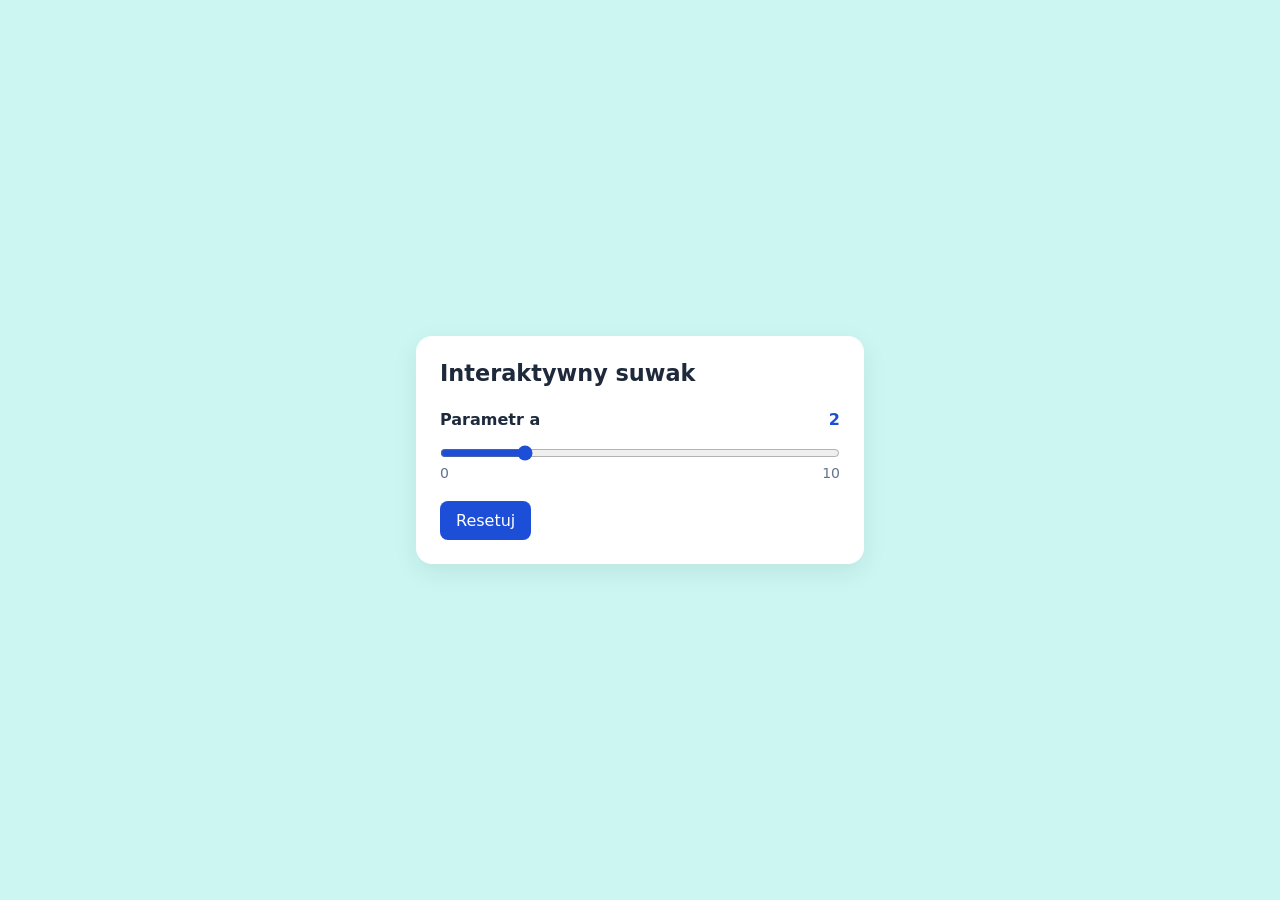
<file: slider.html>
<!DOCTYPE html>
<html lang="pl">
<head>
    <meta charset="UTF-8">
    <meta name="viewport" content="width=device-width, initial-scale=1">
    <title>Suwak parametru a</title>
    <style>
        body {
            min-height: 100vh;
            margin: 0;
            padding: 1rem;
            display: grid;
            place-items: center;
            box-sizing: border-box;
            font-family: system-ui, sans-serif;
            color: #1e293b;
            background-color: #f1f5f9;
            transition: background-color 180ms ease;
        }
        main {
            width: min(100%, 28rem);
            padding: 1.5rem;
            box-sizing: border-box;
            border-radius: 1rem;
            background: white;
            box-shadow: 0 8px 24px #0f2a2914;
        }
        h1 { margin: 0 0 1.5rem; font-size: 1.4rem; }
        label, .zakres { display: flex; justify-content: space-between; }
        label { font-weight: 600; }
        output { color: #1d4ed8; }
        input { width: 100%; margin: 1rem 0 0.25rem; accent-color: #1d4ed8; }
        .zakres { margin: 0; color: #64748b; font-size: 0.875rem; }
        button {
            margin-top: 1.25rem;
            padding: 0.65rem 1rem;
            border: 0;
            border-radius: 0.5rem;
            color: white;
            background: #1d4ed8;
            font: inherit;
            cursor: pointer;
        }
        button:hover { background: #1e40af; }
        button:focus-visible { outline: 3px solid #93c5fd; outline-offset: 2px; }
    </style>
</head>
<body>

    <main>
        <h1>Interaktywny suwak</h1>
        <label for="parametr">Parametr a <output id="wartosc" for="parametr" aria-live="polite">2</output></label>
        <input id="parametr" type="range" min="0" max="10" step="0.5" value="2">
        <p class="zakres"><span>0</span><span>10</span></p>
        <button id="reset" type="button">Resetuj</button>
    </main>

<script>
    const suwak = document.getElementById("parametr");
    const wynik = document.getElementById("wartosc");
    const reset = document.getElementById("reset");
    const wartoscPoczatkowa = suwak.defaultValue;

    const format = new Intl.NumberFormat("pl-PL", { maximumFractionDigits: 1 });

    function aktualizujWartosc() {
        const wartosc = Number(suwak.value);
        wynik.textContent = format.format(wartosc);
        const odcien = 210 - wartosc * 18;
        document.body.style.backgroundColor = "hsl(" + odcien + ", 70%, 88%)";
    }

    suwak.addEventListener("input", aktualizujWartosc);
    reset.addEventListener("click", () => {
        suwak.value = wartoscPoczatkowa;
        aktualizujWartosc();
    });
    aktualizujWartosc();
</script>

</body>
</html>
</file>
<file: new/assets/style.css>
@import url('https://fonts.googleapis.com/css2?family=DM+Sans:wght@400;500;600;700&family=Space+Grotesk:wght@400;500;600;700&display=swap');
:root{color-scheme:dark;--bg:#050a13;--panel:#0b1525;--panel2:#111f32;--line:rgba(178,211,241,.12);--text:#e8f1ff;--muted:#8498b5;--accent:#73bcff;--r:20px}
*{box-sizing:border-box}html{scroll-behavior:smooth}body{margin:0;background:var(--bg);color:var(--text);font-family:"DM Sans",Inter,system-ui,sans-serif;min-height:100vh;-webkit-font-smoothing:antialiased}
body:before{content:"";position:fixed;inset:0;pointer-events:none;z-index:-1;background:radial-gradient(ellipse at 70% -15%,#27395450,transparent 50%),radial-gradient(ellipse at 5% 70%,#102c3340,transparent 50%)}a{color:inherit;text-decoration:none}button,select,input{font:inherit}button,select{cursor:pointer}button:focus-visible,a:focus-visible,input:focus-visible,select:focus-visible{outline:2px solid #a2daff;outline-offset:3px}
button,.button{background:#132338;color:var(--text);border:1px solid #304258;border-radius:12px;padding:.66rem 1.1rem;transition:background .2s,transform .2s}button:hover,.button:hover{background:#1d354f;transform:translateY(-1px)}
a:hover{text-decoration:none}.container{max-width:1440px;padding:0 4.1vw;margin:auto}
nav{height:77px;display:flex;align-items:center;justify-content:space-between;border-bottom:1px solid var(--line)}
.brand{font-family:"Space Grotesk",sans-serif;letter-spacing:.07em;font-size:14px;font-weight:700;display:flex;gap:11px;align-items:center}.brand-mark{display:inline-flex;align-items:center;justify-content:center;width:34px;height:34px;border:1px solid #8bc5e3;border-radius:12px;background:#15334d;color:#d5f7ff;box-shadow:0 0 24px #40a9ff24}.nav-right{display:flex;align-items:center;gap:20px;color:var(--muted);font-size:12px;letter-spacing:.1em;text-transform:uppercase}
.eyebrow{text-transform:uppercase;letter-spacing:.25em;font-size:11px;font-weight:700;color:var(--accent)}h1,h2,h3,p{margin-top:0}h1,h2,h3{font-family:"Space Grotesk",sans-serif}h1{font-size:clamp(42px,5.7vw,94px);line-height:1.03;letter-spacing:-.065em;font-weight:600;margin-bottom:22px}h2{font-size:clamp(25px,2.3vw,37px);letter-spacing:-.04em}p{line-height:1.68}.muted{color:var(--muted)}.hero{padding:80px 0 64px;position:relative}.hero p.lead{max-width:690px;color:#a3b4cb;font-size:clamp(16px,1.4vw,21px)}.hero-mark{color:var(--accent);font-size:13px;letter-spacing:.2em;white-space:nowrap;font-weight:700}
.statrow{display:flex;flex-wrap:wrap;gap:32px;margin-top:36px}.stat{border-left:1px solid #416178;padding-left:18px}.stat strong{font:700 27px "Space Grotesk";display:block}.stat span{color:var(--muted);font-size:11px;text-transform:uppercase;letter-spacing:.13em}
.grid{display:grid;grid-template-columns:repeat(3,minmax(0,1fr));gap:15px;padding-bottom:90px}.tile{border:1px solid var(--line);background:linear-gradient(150deg,#101c2f 0%,#080f1b 75%);min-height:286px;padding:26px;position:relative;overflow:hidden;border-radius:var(--r);display:flex;flex-direction:column;justify-content:space-between;transition:transform .3s,border-color .3s,box-shadow .3s}
.tile:hover{transform:translateY(-6px);border-color:color-mix(in srgb,var(--tile-accent),transparent 48%);box-shadow:0 25px 65px #0008}.tile:before{content:"";position:absolute;right:-80px;top:-110px;width:240px;height:240px;border:1px solid var(--tile-accent);opacity:.25;border-radius:50%;box-shadow:0 0 100px 20px var(--tile-accent);pointer-events:none}.tile .ordinal{font:600 13px "Space Grotesk";letter-spacing:.16em;color:var(--tile-accent)}.tile h3{font-size:27px;letter-spacing:-.045em;line-height:1.11;margin:5px 0 12px}.tile small{color:#b0c0d3}.tile .tag{font-size:10px;letter-spacing:.14em;color:var(--muted);text-transform:uppercase}.tile .arrow{font-size:26px;color:var(--tile-accent)}.tile .bottom{display:flex;align-items:center;justify-content:space-between}.sectionline{display:flex;align-items:center;justify-content:space-between;gap:20px;margin:15px 0 22px}.sectionline h2{margin:0}
footer{border-top:1px solid var(--line);color:var(--muted);font-size:12px;padding:24px 0 36px}
.lab-hero{padding-top:57px;padding-bottom:28px}.lab-hero h1{font-size:clamp(36px,4.6vw,72px);margin-top:16px;margin-bottom:12px;max-width:930px}.lab-hero .lead{margin-bottom:0}.lab-category{border:1px solid #344459;background:#101e2e;padding:7px 11px;border-radius:30px;font-size:10px;color:#c1d7e9;letter-spacing:.1em}
.pipeline{display:flex;gap:8px;margin:24px 0 30px;flex-wrap:wrap}.pipe{background:#112136;border:1px solid #2c425d;border-radius:11px;padding:12px 16px;font-size:11px;letter-spacing:.17em;text-transform:uppercase;color:#b6cce3}.pipe b{color:var(--accent);padding-right:8px}
.metric-grid{display:grid;grid-template-columns:repeat(4,minmax(0,1fr));gap:12px;margin-bottom:18px}.metric{background:#0b1523;border:1px solid var(--line);border-radius:14px;padding:22px 20px;min-height:103px}.metric .value{font:600 clamp(21px,2vw,34px) "Space Grotesk";line-height:1.15;letter-spacing:-.04em;word-break:break-word}.metric .label{font-size:10px;color:var(--muted);margin-top:12px;text-transform:uppercase;letter-spacing:.1em}
.panel{border-radius:20px;border:1px solid var(--line);background:linear-gradient(145deg,#0c1828 0%,#08111e 100%);padding:25px;min-width:0}.panel h3{font-size:20px;margin:0 0 5px}.panel p{color:var(--muted);font-size:13px;margin-bottom:0}.plot{height:490px;width:100%;margin-top:8px}.plot.secondary{height:330px}.panel-header{display:flex;align-items:center;justify-content:space-between;gap:12px;flex-wrap:wrap;margin-bottom:16px}
.charts{display:grid;grid-template-columns:minmax(0,1.75fr) minmax(320px,1fr);gap:14px}.controls{display:flex;gap:16px;align-items:center;flex-wrap:wrap;padding:15px 0 21px}.controls label{font-size:11px;letter-spacing:.05em;color:#b8cce2;display:flex;gap:9px;align-items:center}.controls select{background:#112136;border:1px solid #354963;color:#f4f8ff;padding:9px 10px;border-radius:9px;max-width:260px}.controls input[type="range"]{accent-color:var(--accent);width:140px}.controls input[type="checkbox"]{accent-color:var(--accent)}
.insight{display:flex;gap:13px;background:linear-gradient(100deg,#102638,#0a192a);border:1px solid #2d5068;border-radius:13px;padding:17px;margin-bottom:9px;font-size:13px;line-height:1.55}.insight .dot{height:8px;width:8px;background:var(--accent);border-radius:50%;margin-top:5px;flex-shrink:0;box-shadow:0 0 13px var(--accent)}
.method{margin:20px 0 65px;display:grid;grid-template-columns:2fr 1fr;gap:16px}.method .note{font-size:13px;color:#c2cee1;line-height:1.8}.method ul{line-height:1.75;padding-left:18px;color:#9eb2c9;font-size:13px}.method a{color:#92d7ff;text-decoration:underline;text-underline-offset:3px;word-break:break-word}
#loading{display:flex;gap:12px;align-items:center;background:#0e2030;padding:16px;border-radius:12px;color:#b5d6e8}.spinner{width:20px;height:20px;border:2px solid #43627d;border-top-color:#a9e2ff;border-radius:50%;animation:spin .85s linear infinite}@keyframes spin{to{transform:rotate(360deg)}}
.error{color:#ffd2cc;border:1px solid #814239;padding:15px;border-radius:12px;background:#2e1719}
.star-detail{color:#dae8f6;font-size:13px;line-height:1.7}.star-detail strong{color:white;font-size:18px}.fiction-ref{padding:10px 0;border-bottom:1px solid #26364a}.fiction-ref small{color:#9db5d0}.fiction-ref a{color:#9bd4ff;text-decoration:underline}
.small-note{font-size:11px;color:#8196aa}.mono{font-family:ui-monospace,monospace}.hidden{display:none!important}
@media(max-width:1100px){.grid{grid-template-columns:repeat(2,minmax(0,1fr))}.charts,.method{grid-template-columns:1fr}.plot{height:440px}}
@media(max-width:650px){.container{padding:0 18px}.grid{grid-template-columns:1fr}.metric-grid{grid-template-columns:repeat(2,1fr)}.hero{padding-top:55px}.lab-hero{padding-top:32px}.plot{height:385px}.plot.secondary{height:300px}.panel{padding:13px}.tile{min-height:240px}.nav-right{gap:8px}.pipe{padding:10px;font-size:10px}}
@media(prefers-reduced-motion:reduce){*,*:before,*:after{scroll-behavior:auto!important;animation:none!important;transition:none!important}}

/* Featured research laboratories */
.priority-lab .lab-hero{position:relative;overflow:hidden;padding:34px 0 16px}
.priority-lab .lab-hero:after{content:"";position:absolute;width:min(49vw,490px);aspect-ratio:1;right:3%;top:-80px;border:1px solid color-mix(in srgb,var(--accent),transparent 65%);border-radius:50%;box-shadow:0 0 0 55px color-mix(in srgb,var(--accent),transparent 96%),0 0 0 115px color-mix(in srgb,var(--accent),transparent 98%),0 0 95px color-mix(in srgb,var(--accent),transparent 82%);pointer-events:none;opacity:.6}
.priority-lab .lab-hero h1{position:relative;z-index:1;text-shadow:0 0 45px color-mix(in srgb,var(--accent),transparent 77%)}
.priority-lab .lab-hero .pipeline{margin:17px 0 20px}
.priority-lab .lab-hero .lead{position:relative;z-index:1;max-width:750px}
.priority-lab .panel{border-color:color-mix(in srgb,var(--accent),transparent 84%);box-shadow:inset 0 1px color-mix(in srgb,var(--accent),transparent 88%),0 24px 65px #0003}
.priority-lab .plot{height:540px}
.priority-lab .plot.secondary{height:365px}
.priority-lab .controls{gap:10px;padding:7px 0 5px}
.priority-lab .controls label{background:#13253a;border:1px solid #344b62;border-radius:10px;padding:7px 10px;min-height:42px}
.priority-lab .controls button{background:color-mix(in srgb,var(--accent),#102239 83%);border-color:color-mix(in srgb,var(--accent),transparent 55%);min-height:42px;color:#f9fcff;font-weight:700}
.priority-lab .metric{position:relative;overflow:hidden}
.priority-lab .metric{min-height:88px;padding:18px 20px}
.priority-lab .metric:before{content:"";position:absolute;inset:0 auto 0 0;width:2px;background:var(--accent);opacity:.7}
.feature-detail,.indicator-board{margin-top:22px;border:1px solid color-mix(in srgb,var(--accent),transparent 65%);background:linear-gradient(140deg,color-mix(in srgb,var(--accent),#101d30 90%),#0b1827);padding:20px;border-radius:16px}
.feature-detail h3,.indicator-board h3{font-size:clamp(22px,2.5vw,34px);margin:10px 0 5px}
.feature-detail h4{font-size:13px;text-transform:uppercase;letter-spacing:.13em;margin:22px 0 4px;color:var(--accent)}
.feature-detail p{color:#b9cee1;margin:6px 0}
.feature-eyebrow{font-size:10px;font-weight:700;letter-spacing:.2em;color:var(--accent)}
.indicator-row{border-top:1px solid #35485a;padding:11px 0;display:grid;gap:5px}
.indicator-row span{font-size:12px;color:#a8bfd2}
.indicator-row strong{font-size:14px;color:#f5faff;font-weight:600}
.priority-lab .fiction-ref p{font-size:12px;line-height:1.55}
.deep-section{margin:26px 0 22px}.deep-heading{display:flex;align-items:end;justify-content:space-between;gap:20px;margin:0 0 15px}.deep-heading h2{margin:4px 0 0;font-size:clamp(24px,2.5vw,35px)}.deep-grid{display:grid;grid-template-columns:repeat(2,minmax(0,1fr));gap:14px}.deep-panel{min-height:390px}.priority-lab .deep-panel .deep-plot{height:320px}.deep-panel p{min-height:39px;max-width:58ch}.deep-custom{margin-top:16px}.spark-card{display:grid;grid-template-columns:minmax(125px,1fr) minmax(100px,1fr) 110px;align-items:center;gap:14px;width:100%;margin:0 0 7px;padding:11px 13px;text-align:left;background:#0e2031;border:1px solid #294456;border-radius:10px}.spark-card:hover,.spark-card.is-active{border-color:var(--accent);background:#153047}.spark-card .spark-title{color:#c9d9e8;font-size:12px}.spark-card strong{font-size:13px;white-space:nowrap}.spark-card small{font-size:10px;color:#9bacc2}.spark-card svg{width:100%;height:44px;grid-column:3;grid-row:1 / span 2}.deep-panel:has(.spark-card){min-height:390px}
@media(max-width:1100px){.priority-lab .plot{height:470px}.priority-lab .plot.secondary{height:340px}}
@media(max-width:850px){.deep-grid{grid-template-columns:1fr}.deep-panel{min-height:0}}
@media(max-width:650px){.priority-lab .lab-hero:after{width:76vw;right:-25vw;top:10px;opacity:.35}.priority-lab .plot{height:390px}.priority-lab .plot.secondary{height:320px}.priority-lab .deep-panel .deep-plot{height:300px}.priority-lab .controls{align-items:stretch}.priority-lab .controls label{width:100%;justify-content:space-between;flex-wrap:wrap}.priority-lab .controls select{max-width:100%}.priority-lab .controls input[type="range"]{width:min(100%,220px)}.spark-card{grid-template-columns:1fr 100px;gap:4px}.spark-card svg{grid-column:2;grid-row:1 / span 3}.spark-card strong{font-size:12px}.deep-panel p{min-height:0}}

/* The collection is a direct, script-free index to the independent studies. */
.home-page .hero{padding:48px 0 31px;max-width:910px}
.home-page .hero h1{font-size:clamp(40px,5.1vw,68px);margin:10px 0 10px}
.home-period{color:#8ed3ff}
.home-page .hero .lead{font-size:clamp(15px,1.2vw,18px);line-height:1.55;margin-bottom:0;max-width:740px}
.home-page .sectionline{margin:12px 0 16px}
.home-page .sectionline h2{font-size:clamp(22px,2vw,30px)}
.home-page .grid{gap:13px;padding-bottom:58px}
.home-page .tile{min-height:226px;padding:22px 24px;background:linear-gradient(150deg,color-mix(in srgb,var(--tile-accent),#101c2f 7%),#080f1b 78%);border-top:2px solid color-mix(in srgb,var(--tile-accent),transparent 22%)}
.home-page .tile:before{width:175px;height:175px;right:-95px;top:-98px;box-shadow:0 0 68px 12px var(--tile-accent);opacity:.19}
.home-page .tile h3{font-size:clamp(21px,2vw,27px);margin:0 0 7px}
.home-page .tile .ordinal{color:#e9f2ff}
.home-page .tile p{font-size:13px;line-height:1.5;color:#b0c0d3;max-width:36ch;margin:0}
.home-page .tile .bottom{margin-top:16px}
.home-page .tile .tag{color:#b6c8da}
.home-page .tile:hover,.home-page .tile:focus-visible{transform:translateY(-3px);border-color:var(--tile-accent)}
.home-page footer a{color:#a6d9ff;text-decoration:underline;text-underline-offset:3px;margin-left:8px}
@media(max-width:650px){.home-page nav{height:68px}.home-page .nav-right{display:none}.home-page .hero{padding:35px 0 23px}.home-page .sectionline .eyebrow{display:none}.home-page .grid{gap:11px}.home-page .tile{min-height:185px;padding:19px 20px}.home-page .tile p{max-width:none}.home-page footer a{display:inline-block;margin:6px 0 0}}
</file>
<file: new/projects/01-exoplanet-atlas/exoplanets.css>
@import url('https://fonts.googleapis.com/css2?family=DM+Mono:wght@400;500&family=DM+Sans:wght@400;500;600;700&family=Instrument+Serif:ital@0;1&display=swap');
:root{--blue:#252bb8;--deep:#121763;--ink:#172024;--paper:#f3f0e9;--white:#fcfaf4;--line:#d7d9d1;--orange:#ff7250;--mint:#a7eac9;--muted:#536064;--wrap:1390px}
*{box-sizing:border-box}html{scroll-behavior:smooth}body{margin:0;background:var(--paper);color:var(--ink);font-family:"DM Sans",Arial,sans-serif;-webkit-font-smoothing:antialiased}button,input,select{font:inherit}button,select{cursor:pointer}a{color:inherit}h1,h2,h3,p{margin-top:0}button:focus-visible,a:focus-visible,input:focus-visible,select:focus-visible,canvas:focus-visible{outline:3px solid var(--orange);outline-offset:4px}::selection{background:var(--orange);color:#fff}.wrap{width:min(calc(100% - 96px),var(--wrap));margin-inline:auto}.skip-link{position:absolute;top:-100px;left:20px;z-index:100;background:#fff;padding:12px}.skip-link:focus{top:12px}
.site-header{height:78px;display:flex;justify-content:space-between;align-items:center;gap:30px;padding-inline:max(48px,calc((100% - var(--wrap))/2));background:#171d91;color:#fff;border-bottom:1px solid #ffffff48}.wordmark{display:flex;align-items:center;gap:11px;text-decoration:none;font-weight:700;font-size:13px;letter-spacing:.13em}.wordmark small{display:block;margin-top:4px;font:10px "DM Mono",monospace;letter-spacing:.05em;color:#c9cef4}.wordmark-symbol{width:39px;height:39px;border:1px solid #fff7;border-radius:50%;display:grid;place-items:center;font-size:30px;line-height:1}.site-header nav{display:flex;gap:30px}.site-header nav a{font:11px "DM Mono",monospace;text-decoration:none;text-transform:uppercase;letter-spacing:.08em;color:#e4e5fc}.site-header nav a:hover{color:#ffb995}
.eyebrow,.mini-kicker{font:500 11px "DM Mono",monospace;letter-spacing:.17em;text-transform:uppercase;color:var(--blue)}.eyebrow.light{color:#dce1ff}.eyebrow-rule{display:inline-block;height:1px;width:32px;background:#c8ccff;vertical-align:middle;margin:0 12px}.hero{position:relative;overflow:hidden;min-height:720px;background:radial-gradient(circle at 83% 55%,#384beb 0,#2834ce 38%,#171d91 85%);color:#fff;isolation:isolate}.hero-noise{position:absolute;inset:0;opacity:.38;background-image:radial-gradient(#d4d9ff 1px,transparent 1px);background-size:83px 87px;mask-image:linear-gradient(90deg,transparent,#000)}.hero-grid{position:relative;display:grid;grid-template-columns:1fr 1fr;align-items:center;min-height:620px;gap:30px}.hero-copy{z-index:2;padding:80px 0 60px}.hero h1{font-size:clamp(92px,10.2vw,170px);line-height:.78;letter-spacing:-.095em;margin:45px 0 46px;font-weight:700;white-space:nowrap}.hero h1 em{font:italic 1.12em/.85 "Instrument Serif",Georgia,serif;letter-spacing:-.075em;color:#f9c0a9}.hero-lede{max-width:520px;font-size:clamp(18px,1.5vw,24px);line-height:1.52;color:#e5e6ff}.hero-actions{display:flex;align-items:center;gap:25px;margin-top:42px}.pill-button{display:inline-flex;align-items:center;justify-content:space-between;gap:30px;border-radius:50px;background:#f7f4ec;color:#1b2395;padding:18px 21px;text-decoration:none;font-weight:700;font-size:13px;box-shadow:0 12px 35px #0e126366;transition:transform .25s}.pill-button:hover{transform:translateY(-4px)}.hero-actions>span{font:10px/1.6 "DM Mono",monospace;letter-spacing:.07em;color:#ccd4ff}
.hero-art{position:relative;height:625px;width:min(52vw,760px);margin-left:-38px;--scroll:0;transform:translateY(calc(var(--scroll)*-60px));filter:drop-shadow(0 0 45px #0f1453)}.sun-disc{position:absolute;width:460px;height:460px;left:50%;top:49%;transform:translate(-50%,-50%);border-radius:50%;background:radial-gradient(circle at 38% 32%,#fffdf3 0,#fff7dd 33%,#ffb991 57%,#ff804e 75%,#c84462 91%,#692ca0 100%);box-shadow:0 0 0 9px #fff1d02e,0 0 0 38px #ff9b7531,0 0 0 100px #f8c4ad0d,0 0 115px 32px #ff8a82aa,inset -65px -50px 70px #c64a7990}.sun-disc:after{content:"";position:absolute;inset:7%;border-radius:50%;border:1px solid #fff7;transform:scaleX(.94) rotate(20deg)}.orbit{position:absolute;border:1px solid #d5dcff7a;border-radius:50%;left:50%;top:49%;transform:translate(-50%,-50%) rotate(-28deg)}.orbit-a{width:650px;height:230px}.orbit-b{width:750px;height:480px;border-color:#d7deff3d;transform:translate(-50%,-50%) rotate(35deg)}.orbit-c{width:560px;height:640px;border-color:#ffe7da2f;transform:translate(-50%,-50%) rotate(-20deg)}.transit-track{position:absolute;left:5%;right:5%;top:48%;height:0;animation:track-drift 9s ease-in-out infinite alternate}.transit-planet{position:absolute;top:-54px;width:105px;height:105px;border-radius:50%;background:radial-gradient(circle at 24% 19%,#38406b,#111734 50%,#070b21 80%);box-shadow:inset 13px 5px 15px #9fb7f255,10px 8px 25px #100d3980,0 0 0 1px #b9c9ff80;animation:transit 9s linear infinite}.hero-crosshair{position:absolute;font:24px "DM Mono",monospace;color:#fff8}.cross-a{top:9%;left:10%}.cross-b{bottom:15%;right:8%}.art-readout{position:absolute;bottom:0;right:1%;width:205px;padding:15px;border-top:1px solid #fff9;background:#171d91aa;display:grid;gap:5px;color:#eef0ff;font:9px "DM Mono",monospace;letter-spacing:.08em}.art-readout svg{width:100%;height:35px;fill:none;stroke:#ffa988;stroke-width:2}.hero-foot{position:relative;display:flex;justify-content:space-between;gap:20px;border-top:1px solid #fff5;padding:25px 0 29px;color:#dfe1ff;font:10px "DM Mono",monospace;letter-spacing:.1em}.hero-foot i{font-style:normal;color:#ffbc9c}@keyframes transit{from{left:-13%}to{left:95%}}@keyframes track-drift{from{transform:rotate(-4deg)}to{transform:rotate(4deg)}}
.status{font:12px "DM Mono",monospace;color:var(--blue);padding-top:15px}.status:empty{display:none}.status.error{color:#ae301e}.section-pad{padding-block:125px}.section-heading{max-width:970px;margin-bottom:58px}.section-heading h2,.closing h2{font-size:clamp(52px,6vw,87px);line-height:1.02;letter-spacing:-.07em;margin:20px 0 25px;font-weight:600}.section-heading h2 em,.closing h2 em,.story-heading h2 em{font:italic 1em "Instrument Serif",Georgia,serif;color:var(--blue);letter-spacing:-.035em}.section-heading>p:last-child{max-width:720px;font-size:16px;line-height:1.7;color:#5c6665}.section-heading strong{color:#172024}
.discover{background:var(--paper)}.source-layout{display:grid;grid-template-columns:.8fr 1.2fr;gap:14px}.source-card{min-height:425px;background:var(--blue);color:#fff;padding:31px;display:flex;flex-direction:column;align-items:flex-start;position:relative;overflow:hidden}.source-card:after{content:"";position:absolute;right:-70px;top:120px;width:240px;height:240px;border:1px solid #fff5;border-radius:50%;box-shadow:0 0 0 48px #fff1,0 0 0 102px #fff1}.source-top,.raw-head{width:100%;display:flex;justify-content:space-between;gap:20px;font:10px "DM Mono",monospace;letter-spacing:.08em}.source-card>strong{font-size:clamp(85px,9vw,145px);line-height:1;letter-spacing:-.1em;margin:33px 0 8px;z-index:1}.source-card h3{font-size:27px;letter-spacing:-.05em;margin:0 0 16px;z-index:1}.source-card p{font-size:13px;line-height:1.65;max-width:420px;color:#d6dcff;z-index:1}.source-card a{text-underline-offset:3px}.source-date{display:flex;flex-wrap:wrap;gap:15px;margin-top:auto;color:#ffc5ad;font:10px "DM Mono",monospace;z-index:1}.raw-card{background:#fffdf8;border:1px solid #d7d8cf;padding:31px;display:flex;flex-direction:column;min-width:0}.raw-head{color:#47515a;margin-bottom:30px}.table-wrap{overflow-x:auto}table{border-collapse:collapse;width:100%;min-width:560px}caption{text-align:left;color:#687277;font:10px "DM Mono",monospace;margin-bottom:12px}th{text-align:left;font:10px "DM Mono",monospace;color:#606b6c;border-bottom:1px solid #aab3ae;padding:12px 7px}td{padding:17px 7px;border-bottom:1px solid #e4e6df;font-size:12px;color:#303b3c}td:first-child{font-weight:700}td:last-child{color:var(--blue)}.raw-card>p{margin:auto 0 0;padding-top:20px;color:#66716f;font-size:12px;line-height:1.6}.transform-strip{display:grid;grid-template-columns:repeat(3,1fr);border-top:1px solid #b8c2bf;margin-top:53px;padding-top:20px;gap:30px}.transform-strip>div{border-right:1px solid #cbd1cb;padding-right:25px}.transform-strip>div:last-child{border:0}.transform-strip span{display:block;font:10px "DM Mono",monospace;color:var(--blue);letter-spacing:.1em}.transform-strip strong{display:block;font-size:30px;letter-spacing:-.05em;margin:13px 0 7px}.transform-strip p{font-size:12px;color:#66706d;line-height:1.55}
.archive-story{background:#e1e6ea;padding:105px 0 0;scroll-margin-top:10px}.story-wrap{display:grid;grid-template-columns:1.15fr .85fr;gap:75px;align-items:start}.story-visual{position:sticky;top:40px;height:680px;padding-bottom:40px}.story-frame{height:100%;background:#172024;color:#fff;border-radius:6px;box-shadow:25px 35px 75px #333b4640;position:relative;overflow:hidden}.story-frame:before{content:"";position:absolute;inset:0;background:radial-gradient(circle at 50% 60%,#253c4f88,transparent 65%),repeating-linear-gradient(0deg,transparent 0 28px,#ffffff08 29px);pointer-events:none}.story-frame-top{position:absolute;z-index:4;left:26px;right:26px;top:24px;display:flex;justify-content:space-between;gap:20px;font:10px "DM Mono",monospace;color:#9fbac3;letter-spacing:.1em}.scene{position:absolute;inset:0;padding:90px 33px 35px;display:flex;flex-direction:column;opacity:0;transform:translateY(24px) scale(.98);transition:opacity .65s,transform .65s;pointer-events:none}.scene-active{opacity:1;transform:none;pointer-events:auto}.scene-intro h3{font-size:clamp(32px,3.3vw,48px);line-height:1.02;letter-spacing:-.055em;margin:10px 0 16px}.mini-kicker{color:#a7eac9}.year-bars{height:340px;display:flex;align-items:flex-end;gap:3px;border-bottom:1px solid #758991;margin-top:auto;padding-top:20px}.year-bar{position:relative;flex:1;min-width:0;border:0;background:#8fa5b6;opacity:.65;padding:0;transition:height .6s,background .25s,opacity .25s;min-height:2px}.year-bar:hover,.year-bar:focus-visible,.year-bar.is-highlight{background:#ffad87;opacity:1}.year-bar span{position:absolute;top:-37px;left:50%;transform:translateX(-50%);font:10px "DM Mono",monospace;color:#ffbb9c;white-space:nowrap}.chart-axis{display:flex;justify-content:space-between;color:#9cafb4;font:9px "DM Mono",monospace;margin-top:10px}.scene-caption{font-size:11px;line-height:1.55;color:#aebcc0;margin-top:24px;max-width:490px}.method-bars{display:grid;gap:23px;margin:auto 0}.method-row{display:grid;grid-template-columns:150px 1fr 55px;gap:12px;align-items:center;font:11px "DM Mono",monospace}.method-track{height:16px;background:#ffffff16;overflow:hidden}.method-track i{display:block;height:100%;background:#a7eac9;transition:width .7s}.method-row:nth-child(2) i{background:#ffad87}.method-row:nth-child(3) i{background:#a8b3ff}.method-row:nth-child(4) i{background:#c2aeea}.method-row:nth-child(5) i{background:#99a8af}.method-row strong{text-align:right;font-weight:400}.era-bars{display:grid;gap:42px;margin:auto 0}.era-row>div:first-child{display:flex;justify-content:space-between;font:11px "DM Mono",monospace;margin-bottom:14px}.era-row>div:first-child strong{color:#b8c9d2;font-weight:400}.era-track{height:46px;display:flex;overflow:hidden}.era-track i{height:100%;transition:width .7s}.era-legend{display:flex;flex-wrap:wrap;gap:10px;font:9px "DM Mono",monospace;color:#b8c9d2}.era-legend span:before,.matrix-legend span:before,.plot-key span:before{content:"";display:inline-block;width:8px;height:8px;background:var(--swatch);margin-right:6px}.story-heading{padding:15px 0 35px}.story-heading h2{font-size:clamp(47px,4.6vw,73px);letter-spacing:-.065em;line-height:1.04;margin:19px 0}.story-step{min-height:70vh;padding:80px 0 40px;border-top:1px solid #aebbc4;opacity:.38;transition:opacity .4s,transform .4s;transform:translateY(15px)}.story-step.is-active{opacity:1;transform:none}.step-index{font:11px "DM Mono",monospace;color:var(--blue)}.story-step h3{font-size:clamp(34px,3.3vw,52px);letter-spacing:-.06em;line-height:1.08;margin:24px 0}.story-step p{max-width:390px;font-size:15px;line-height:1.72;color:#4c595b}.story-step strong{color:var(--blue)}.step-prompt{display:block;font:10px "DM Mono",monospace;color:var(--blue);letter-spacing:.07em;margin-top:34px}
.method-section{background:#f1e6da}.method-section .section-heading h2 em{color:#e86441}.matrix-shell{background:#fffaf4;border:1px solid #e0d3c7;box-shadow:20px 22px 0 #e3cfc1}.matrix-head{display:flex;justify-content:space-between;gap:20px;align-items:center;padding:23px 25px;border-bottom:1px solid #e0d3c7;font:10px "DM Mono",monospace;color:#75675e}.matrix-legend{display:flex;gap:14px;flex-wrap:wrap}.method-matrix{padding:20px 25px}.matrix-row{display:grid;grid-template-columns:205px repeat(4,minmax(0,1fr));gap:7px;margin:7px 0}.matrix-name,.matrix-cell{min-height:82px;border:1px solid #e2dbd3;background:#f7f2eb;display:flex;flex-direction:column;align-items:flex-start;justify-content:space-between;text-align:left;padding:12px;color:#26302c}.matrix-name{background:#292a7f;color:#fff;border-color:#292a7f;font-weight:700;font-size:12px}.matrix-name span{font:10px "DM Mono",monospace;color:#d4d6f9}.matrix-cell{position:relative;overflow:hidden;font:10px "DM Mono",monospace}.matrix-cell:before{content:"";position:absolute;left:0;bottom:0;width:var(--share);height:6px;background:var(--cell)}.matrix-cell strong{font-size:24px;letter-spacing:-.05em;font-family:"DM Sans",sans-serif}.matrix-cell span{position:relative;color:#6b716e}.matrix-cell:hover,.matrix-name:hover,.matrix-row.is-active .matrix-name{outline:2px solid #e86441;outline-offset:-2px}.matrix-detail{padding:19px 25px;border-top:1px solid #e0d3c7;font-size:13px;color:#515955;line-height:1.55}
.present{background:#111c25;color:#f5f5ef}.on-dark .eyebrow{color:#a7eac9}.on-dark h2 em{color:#ffac85}.on-dark>p:last-child{color:#b8c9c8}.atlas{border:1px solid #60746f;background:#17272e;box-shadow:25px 35px 0 #0d171c}.atlas-top{display:flex;justify-content:space-between;gap:20px;align-items:center;border-bottom:1px solid #496364;padding:18px 22px;font:11px "DM Mono",monospace;letter-spacing:.08em;color:#c8ddd6}.atlas-mark{display:flex;align-items:center;gap:12px;color:#f9f7ef;font-weight:500}.atlas-mark small{display:block;margin-top:4px;color:#8caeaa;font-size:9px}.atlas-pulse{height:10px;width:10px;border-radius:50%;background:#ff9d78;box-shadow:0 0 0 6px #ff9d7825,0 0 20px #ff9d78}.atlas-layout{display:grid;grid-template-columns:minmax(0,1.7fr) minmax(285px,.63fr)}.atlas-view{position:relative;min-width:0;min-height:660px;overflow:hidden;background:radial-gradient(circle at 52% 48%,#1f3a44,#101c26 65%)}#planet-field{display:block;width:100%;height:660px;cursor:crosshair;touch-action:pan-y}.field-tooltip{position:absolute;z-index:5;pointer-events:none;background:#fcf6e9;color:#172024;padding:9px 12px;box-shadow:0 8px 20px #0007;font-size:11px;max-width:210px}.field-tooltip[hidden]{display:none}.plot-axis{position:absolute;pointer-events:none;color:#91aaa8;font:9px "DM Mono",monospace;letter-spacing:.07em}.axis-y{left:18px;top:22px}.axis-x{right:20px;bottom:20px}.plot-key{position:absolute;top:20px;right:20px;display:flex;gap:11px;flex-wrap:wrap;justify-content:end;max-width:60%;font:9px "DM Mono",monospace;color:#b9ccca;pointer-events:none}.atlas-panel{border-left:1px solid #496364;padding:30px 25px;background:#1a2a31}.control{margin:26px 0}.control label{display:flex;justify-content:space-between;gap:8px;font:11px "DM Mono",monospace;color:#d0e0d9;margin-bottom:12px}.control output{color:#ffb094}.control input{width:100%;accent-color:#ff8b68}.control select{width:100%;background:#253c43;color:#fff;border:1px solid #65847e;padding:13px 10px;font-size:12px}.reset-button{background:none;color:#a7eac9;border:0;border-bottom:1px solid #a7eac9;padding:0 0 6px;font:11px "DM Mono",monospace}.selected-card{border-top:1px solid #55726c;padding-top:26px;margin-top:30px;min-height:170px}.selected-card>span{font:10px "DM Mono",monospace;color:#a7eac9}.selected-card h3{font-size:27px;letter-spacing:-.045em;margin:12px 0}.selected-card p{font-size:12px;line-height:1.6;color:#b3c9bf}.selected-card dl{display:grid;grid-template-columns:1fr 1fr;gap:10px}.selected-card dt{font:9px "DM Mono",monospace;color:#91afa5}.selected-card dd{margin:5px 0 0;font-size:13px}.featured{border-top:1px solid #55726c;padding-top:20px}.featured>div{display:flex;flex-wrap:wrap;gap:7px;margin-top:12px}.featured button{border:1px solid #648579;background:#263d40;color:#d5e9da;padding:7px 9px;font-size:10px}.featured button:hover{background:#3d6260}.atlas-foot{display:flex;align-items:center;justify-content:space-between;gap:30px;padding:28px 0;color:#adc4bb}.atlas-foot p{font-size:12px;line-height:1.6;max-width:700px}.atlas-foot strong{color:#fff}.atlas-foot a{font-size:11px;color:#a7eac9;white-space:nowrap}
.closing{background:#ff7250;color:#1a182b}.closing-grid{display:grid;grid-template-columns:1.1fr .7fr;gap:70px;align-items:end}.closing .eyebrow{color:#422425}.closing h2{margin-bottom:0}.closing h2 em{color:#fff9e7}.closing p{font-size:16px;line-height:1.75;max-width:480px}.closing a{display:inline-block;margin-right:22px;margin-top:14px;font-size:12px;font-weight:700;text-underline-offset:5px}.site-footer{display:flex;justify-content:space-between;gap:20px;padding-top:25px;padding-bottom:30px;font:10px "DM Mono",monospace;color:#5c696b}
.artifact-note{display:grid;grid-template-columns:.35fr 1fr;gap:30px;align-items:center;padding:32px 38px;margin-top:32px;background:#e4ede2;color:#182b27;border-left:6px solid #a7eac9}.artifact-note>strong{font-size:clamp(62px,7vw,104px);line-height:1;letter-spacing:-.09em;color:#25493d}.artifact-note span{font:10px "DM Mono",monospace;color:#3b6954;letter-spacing:.12em}.artifact-note h3{font-size:clamp(24px,3vw,38px);letter-spacing:-.055em;margin:11px 0}.artifact-note p{font-size:12px;line-height:1.6;color:#466056;max-width:760px;margin:0}
@media(max-width:1100px){.wrap{width:calc(100% - 60px)}.site-header{padding-inline:30px}.hero-art{width:54vw}.sun-disc{width:390px;height:390px}.orbit-a{width:550px}.orbit-b{width:630px}.orbit-c{width:490px}.story-wrap{gap:35px}.matrix-row{grid-template-columns:170px repeat(4,minmax(0,1fr))}.atlas-layout{grid-template-columns:minmax(0,1.35fr) minmax(270px,.65fr)}}
@media(max-width:800px){.site-header{height:auto;padding:16px 24px;flex-wrap:wrap}.site-header nav{width:100%;justify-content:space-between;gap:7px}.site-header nav a{font-size:10px}.wrap{width:calc(100% - 48px)}.hero-grid{grid-template-columns:1fr;min-height:0}.hero-copy{padding:75px 0 0}.hero h1{font-size:clamp(78px,13vw,118px);margin:31px 0}.hero-art{width:100%;height:460px;margin:0}.sun-disc{width:340px;height:340px}.orbit-a{width:520px}.orbit-b{width:590px}.orbit-c{width:430px;height:500px}.hero-foot{padding-top:18px}.source-layout,.closing-grid{grid-template-columns:1fr}.source-card{min-height:360px}.story-wrap{grid-template-columns:1fr;gap:0}.archive-story{padding-top:70px}.story-visual{top:12px;height:480px;z-index:3}.story-frame{box-shadow:0 20px 35px #333b4630}.scene{padding:67px 23px 25px}.year-bars{height:210px}.story-heading{padding-top:50px}.story-step{min-height:56vh;padding:40px 0}.matrix-shell{box-shadow:10px 12px 0 #e3cfc1}.atlas-layout{grid-template-columns:1fr}.atlas-panel{border-left:0;border-top:1px solid #496364}.atlas-view,#planet-field{height:560px;min-height:560px}.section-pad{padding-block:90px}}
@media(max-width:560px){.wordmark{font-size:11px}.wordmark small{font-size:8px}.site-header nav a{font-size:9px}.hero h1{font-size:clamp(64px,16vw,88px)}.hero-copy{padding-top:62px}.hero-lede{font-size:18px}.hero-actions{align-items:flex-start;flex-direction:column;gap:15px}.hero-actions>span{font-size:9px}.hero-art{height:360px;margin-top:20px}.sun-disc{width:270px;height:270px}.orbit-a{width:370px;height:145px}.orbit-b{width:420px;height:300px}.orbit-c{width:330px;height:395px}.transit-planet{width:70px;height:70px;top:-35px}.art-readout{bottom:-3px;right:0;width:160px}.hero-foot{font-size:8px;flex-wrap:wrap}.section-heading h2,.closing h2{font-size:clamp(43px,12vw,65px)}.section-pad{padding-block:75px}.source-card,.raw-card{padding:23px}.source-card{min-height:385px}.source-card>strong{font-size:82px}.raw-head span:last-child{display:none}.transform-strip{grid-template-columns:1fr;gap:8px}.transform-strip>div{border-right:0;border-bottom:1px solid #cbd1cb;padding-bottom:9px}.story-visual{height:420px;top:8px}.scene-intro h3{font-size:30px}.scene{padding:65px 17px 19px}.scene-caption{font-size:10px}.year-bars{height:180px}.story-step{min-height:50vh}.method-row{grid-template-columns:95px 1fr 45px;font-size:9px;gap:5px}.matrix-head{flex-direction:column;align-items:flex-start;padding:17px}.method-matrix{overflow-x:auto;padding:12px}.matrix-row{min-width:630px;grid-template-columns:150px repeat(4,1fr)}.matrix-name,.matrix-cell{min-height:73px;padding:9px}.matrix-detail{padding:16px}.atlas-view,#planet-field{height:480px;min-height:480px}.plot-key{top:46px;left:18px;right:auto;justify-content:start;max-width:90%}.atlas-foot{display:block}.closing-grid{gap:35px}.site-footer{flex-direction:column}}
@media(max-width:560px){.method-matrix:before{content:"SWIPE HORIZONTALLY TO SEE ALL TYPES →";display:block;margin:2px 0 10px;color:#796b63;font:9px "DM Mono",monospace;letter-spacing:.06em}.artifact-note{display:block;padding:25px;margin-top:25px}.artifact-note>strong{display:block;margin-bottom:13px;font-size:67px}}
.mobile-scene{display:none}
@media(max-width:800px){.story-wrap{display:block}.story-visual{display:none}.story-heading{padding:0 0 22px}.story-step{min-height:0;padding:48px 0;opacity:1;transform:none}.mobile-scene{display:flex;flex-direction:column;min-height:420px;margin:30px 0 0;padding:24px;background:#172024;color:#fff;border-radius:5px;box-shadow:12px 16px 0 #cbd5da}.mobile-scene .scene-intro h3{font-size:32px}.mobile-scene .year-bars{height:210px;margin-top:10px}.mobile-scene .method-bars,.mobile-scene .era-bars{margin:25px 0}.mobile-scene .scene-caption{margin-top:auto;padding-top:19px}}
@media(max-width:800px){.mobile-scene strong{color:#f4f6f2}}
@media(min-width:801px){.mobile-scene{display:none}}
@media(prefers-reduced-motion:reduce){html{scroll-behavior:auto}*,*:before,*:after{animation:none!important;transition:none!important}.hero-art{transform:none!important}}
</file>
<file: new/projects/11-stellar-neighborhood/stellar.css>
@import url('https://fonts.googleapis.com/css2?family=DM+Mono:wght@400;500&family=DM+Sans:wght@400;500;600;700&family=Fraunces:opsz,wght,SOFT,WONK@9..144,400,0,1;9..144,500,0,1&display=swap');
:root{color-scheme:dark;--night:#071014;--ink:#101a1c;--cream:#e9e7da;--muted:#9eada9;--line:rgba(219,238,220,.17);--mint:#a9e9c8;--copper:#e8a980;--gold:#e7d497;--wrap:1340px}
*{box-sizing:border-box}
html{scroll-behavior:smooth}
body{margin:0;background:var(--night);color:var(--cream);font-family:"DM Sans",system-ui,sans-serif;-webkit-font-smoothing:antialiased}
button,input,select{font:inherit}
button,select{cursor:pointer}
a{color:inherit}
button:focus-visible,a:focus-visible,input:focus-visible,select:focus-visible,canvas:focus-visible{outline:2px solid var(--mint);outline-offset:4px}
::selection{background:#b6eac8;color:#081518}
.wrap{width:min(calc(100% - 96px),var(--wrap));margin-inline:auto}
.skip-link{position:absolute;left:18px;top:-100px;z-index:1000;background:var(--mint);color:var(--night);padding:12px}.skip-link:focus{top:12px}
.site-header{position:relative;z-index:20;display:flex;align-items:center;justify-content:space-between;gap:24px;padding:22px max(48px,calc((100vw - var(--wrap))/2));border-bottom:1px solid var(--line);background:#071014ee}
.wordmark{display:flex;align-items:center;gap:13px;text-decoration:none;font-size:13px;font-weight:700;letter-spacing:.15em;white-space:nowrap}
.wordmark small{display:block;margin-top:4px;color:var(--muted);font:400 10px "DM Mono",monospace;letter-spacing:.11em}
.wordmark-orbit{display:grid;place-items:center;width:38px;height:38px;border:1px solid var(--mint);border-radius:50%;color:var(--mint);font-size:20px;box-shadow:0 0 22px #a9e9c82a}
.site-header nav{display:flex;align-items:center;gap:28px}
.site-header nav a{text-decoration:none;color:#bbc9c4;font-size:12px;letter-spacing:.07em}
.site-header nav a:hover{color:var(--mint)}
.site-header .back-link{border-left:1px solid var(--line);padding-left:28px;color:var(--mint)}
.hero{position:relative;isolation:isolate;overflow:hidden;min-height:700px;background:radial-gradient(ellipse at 76% 38%,#254b4b58,transparent 40%),radial-gradient(ellipse at 15% 78%,#42352c50,transparent 46%),#071014}
.hero:before{content:"";position:absolute;inset:0;z-index:-1;opacity:.38;background-image:radial-gradient(circle,#e6f6e6 1px,transparent 1px);background-size:118px 103px;mask-image:linear-gradient(90deg,transparent 5%,#000 100%)}
.hero-lines span{position:absolute;width:1px;height:120%;top:-10%;background:#cfe9d512;transform:rotate(27deg)}.hero-lines span:nth-child(1){left:42%}.hero-lines span:nth-child(2){left:62%}.hero-lines span:nth-child(3){left:83%}
.hero-inner{position:relative;display:grid;grid-template-columns:1.15fr .85fr;align-items:center;min-height:615px;gap:20px}
.hero-copy{position:relative;z-index:2;padding:70px 0 80px}
.eyebrow,.section-kicker{font:500 11px "DM Mono",monospace;letter-spacing:.2em;text-transform:uppercase;color:var(--mint)}
.signal-dot,.live-mark{display:inline-block;width:7px;height:7px;border-radius:50%;background:var(--mint);box-shadow:0 0 0 5px #a9e9c81c,0 0 22px var(--mint);margin-right:10px}
h1,h2,h3,p{margin-top:0}
h1{font-size:clamp(64px,7.2vw,123px);line-height:.89;letter-spacing:-.075em;font-weight:600;margin:30px 0 34px;white-space:nowrap}
.serif-line{display:block;font-family:Fraunces,Georgia,serif;font-weight:400;font-style:italic;letter-spacing:-.065em;color:var(--mint);font-size:.84em;margin-top:9px}
.hero-lede{max-width:520px;color:#bdcbc5;font-size:clamp(17px,1.5vw,22px);line-height:1.56}
.hero-actions{display:flex;gap:26px;align-items:center;margin-top:37px}.button{text-decoration:none;display:inline-flex;justify-content:space-between;align-items:center;gap:32px;padding:16px 19px;border-radius:3px;font-size:12px;font-weight:700;letter-spacing:.04em}.button-primary{background:var(--mint);color:#10201c;box-shadow:0 13px 40px #a9e9c82a}.button:hover{transform:translateY(-2px)}.text-link{text-decoration:none;color:#b9d6c6;font-size:12px;border-bottom:1px solid #9ac9ad;padding-bottom:5px}
.hero-base{position:relative;display:flex;justify-content:space-between;gap:20px;padding:25px 0;border-top:1px solid var(--line);font:10px "DM Mono",monospace;letter-spacing:.12em;color:#a9b8ad}
.status{margin-top:18px;color:#a9e9c8;font:12px "DM Mono",monospace}.status:empty{display:none}.status.error{color:#ffba9f}
.stage{scroll-margin-top:25px}.discover{padding-top:125px;padding-bottom:125px}.stage-heading{max-width:930px;margin-bottom:50px}.stage-heading h2,.closing h2{font-size:clamp(43px,5.3vw,78px);letter-spacing:-.065em;line-height:1.07;font-weight:600;margin:20px 0}.stage-heading h2 em,.closing h2 em{font-family:Fraunces,Georgia,serif;color:var(--mint);font-weight:400}.stage-heading>p:last-child{max-width:700px;color:#aebcb6;line-height:1.75;font-size:16px}
.source-grid{display:grid;grid-template-columns:1fr 1fr;gap:16px}.source-card{min-height:340px;padding:32px 36px;display:flex;flex-direction:column;align-items:flex-start;position:relative;overflow:hidden}.source-card-dark{background:#142327;border:1px solid #385b53}.source-card-light{color:#172522;background:#dce4d8}.source-top{width:100%;display:flex;align-items:start;justify-content:space-between}.source-index{font:11px "DM Mono",monospace;letter-spacing:.13em;color:#a5d3bb}.source-card-light .source-index{color:#386356}.source-icon{font-size:29px;color:var(--mint)}.source-card-light .source-icon{color:#275546}.source-card h3{font-size:clamp(27px,2.6vw,38px);line-height:1.08;letter-spacing:-.05em;max-width:470px;margin:22px 0 15px}.source-card p{line-height:1.6;font-size:14px;max-width:540px;color:#b5c7be}.source-card-light p{color:#455951}.source-card a{font-size:12px;font-weight:700;text-decoration:none;border-bottom:1px solid currentColor;margin-top:auto;padding-bottom:3px;color:var(--mint)}.source-card a+a{margin-top:12px}.source-card-light a{color:#1b4938}.source-date{font:10px "DM Mono",monospace;letter-spacing:.1em;margin-top:14px;color:#5b7468}
.process-grid{display:grid;grid-template-columns:.8fr 1.2fr;gap:70px;align-items:center;padding:95px 0 80px;border-bottom:1px solid var(--line)}.process-intro h3,.raw-intro h3,.literary-intro h3{font-size:clamp(31px,3vw,48px);line-height:1.1;letter-spacing:-.055em;margin:19px 0}.process-intro p,.raw-intro p,.literary-intro p{color:#afbeb6;line-height:1.7;font-size:14px}.process-intro strong,.literary-intro strong{color:var(--cream)}
.selection-funnel{display:grid;gap:11px}.funnel-row{display:grid;grid-template-columns:32px minmax(0,1fr) auto;align-items:center;gap:16px;padding:14px 0;border-bottom:1px solid var(--line)}.funnel-n{font:11px "DM Mono",monospace;color:var(--mint)}.funnel-bar{height:5px;background:#375048;margin-top:8px}.funnel-bar i{display:block;height:100%;background:var(--mint)}.funnel-row:last-child .funnel-bar i{background:var(--copper)}.funnel-title{font-size:13px}.funnel-row strong{font-size:24px;font-weight:600;letter-spacing:-.05em}
.raw-panel{display:grid;grid-template-columns:.7fr 1.3fr;gap:65px;padding:78px 0 0}.table-wrap{overflow-x:auto}table{width:100%;border-collapse:collapse;min-width:620px}caption{text-align:left;color:#81988c;font:10px "DM Mono",monospace;margin-bottom:13px}th{text-align:left;color:#8ca79a;font:10px "DM Mono",monospace;text-transform:uppercase;letter-spacing:.08em;border-bottom:1px solid #6a8474;padding:13px 8px}td{border-bottom:1px solid var(--line);padding:17px 8px;font-size:12px;color:#d0ded3}td:last-child{color:var(--mint);white-space:nowrap}
.analyze{background:#dce5db;color:#10201a;padding:125px 0 115px}.analyze .eyebrow,.analyze .section-kicker{color:#37694f}.analyze .stage-heading h2 em{color:#3a7a5b}.analyze .stage-heading>p:last-child{color:#41594a}
.finding-grid{display:grid;grid-template-columns:1.17fr 1fr 1fr;gap:12px;margin-bottom:16px}.finding{padding:30px;min-height:245px;background:#eff2e9;border:1px solid #b9cbb9;display:flex;flex-direction:column;align-items:flex-start}.finding-major{background:#17352b;color:#e8efe3;border-color:#17352b}.finding-label{font:10px "DM Mono",monospace;letter-spacing:.12em;color:#537563}.finding-major .finding-label{color:#b1dfbd}.finding strong{font-size:clamp(59px,6vw,95px);letter-spacing:-.09em;line-height:1;margin:16px 0 8px}.finding p{font-size:13px;line-height:1.55;color:#516052;margin:auto 0 0;max-width:290px}.finding-major p{color:#bdd2c1}.finding p b{color:#1f4732}
.analysis-grid{display:grid;grid-template-columns:1.1fr .9fr;gap:16px}.analysis-card{padding:31px;background:#f2f4ec;border:1px solid #b7c9b7;min-width:0}.card-heading h3{font-size:27px;letter-spacing:-.045em;margin:9px 0 7px}.card-heading p{font-size:13px;color:#587062;line-height:1.55;max-width:520px}.svg-chart{width:100%;min-height:300px;margin-top:20px}.svg-chart svg{display:block;width:100%;height:auto;overflow:visible}.chart-legend{display:flex;gap:25px;flex-wrap:wrap;color:#4b6756;font-size:11px}.chart-legend i{display:inline-block;width:19px;height:3px;vertical-align:middle;margin-right:6px}.legend-object{background:#244a37}.legend-system{background:#df936f}
.literary-analysis{display:grid;grid-template-columns:.67fr 1.33fr;gap:65px;padding:96px 0 80px}.literary-intro{position:relative}.literary-intro p{color:#4a6654}.crosswalk-stats{display:flex;gap:22px;margin-top:37px;border-top:1px solid #a8c0aa;padding-top:17px}.crosswalk-stats span{font:11px/1.45 "DM Mono",monospace;color:#607b68;max-width:155px}.crosswalk-stats strong{font-size:30px;letter-spacing:-.06em;display:block;color:#1b4230}.crosswalk{display:grid;gap:8px}.cross-row{display:grid;grid-template-columns:minmax(145px,1fr) minmax(0,1.3fr) 70px;align-items:center;gap:12px;padding:11px 15px;background:#eff2e9;border:1px solid #c0d0bd;color:#1b3324;text-decoration:none;transition:transform .2s,background .2s}.cross-row:hover{background:#fff;transform:translateX(4px)}.cross-row .cross-title{font-weight:700;font-size:12px}.cross-row .cross-star{font:11px "DM Mono",monospace;color:#426952}.cross-row .cross-distance{text-align:right;font:11px "DM Mono",monospace;color:#8f5e3e}.cross-year{color:#6b806d;font-size:10px;display:block;margin-top:4px}
.method-strip{border-top:1px solid #afc2b0;display:grid;grid-template-columns:.75fr 1.1fr 1.15fr;gap:25px;align-items:center;padding-top:23px}.method-strip span{font:10px "DM Mono",monospace;letter-spacing:.1em;color:#48725c}.method-strip code{color:#1e5237;font:13px "DM Mono",monospace;line-height:1.7}.method-strip p{color:#5f7567;font-size:11px;line-height:1.6;margin:0}
.present{padding:125px 0 105px;background:radial-gradient(ellipse at 20% 25%,#1a3e3d60,transparent 42%),#071014}.present .stage-heading{margin-bottom:45px}.atlas-shell{border:1px solid #4b6a5b;background:#0b1719;box-shadow:0 35px 100px #0007}.atlas-toolbar{display:flex;justify-content:space-between;align-items:center;gap:20px;padding:17px 22px;border-bottom:1px solid #385347}.atlas-title{display:flex;align-items:center;font:700 13px "DM Sans",sans-serif;letter-spacing:.09em}.atlas-title small{display:block;font:10px "DM Mono",monospace;color:#8bb5a3;margin-top:4px}.atlas-actions{display:flex;gap:7px}.atlas-actions button{border:1px solid #4b6a5b;background:#13272a;color:#c7dbce;padding:9px 12px;font-size:11px}.atlas-actions button:hover{background:#214138}
.atlas-layout{display:grid;grid-template-columns:minmax(0,1.6fr) minmax(290px,.65fr)}.viewport-wrap{position:relative;min-width:0;min-height:660px;overflow:hidden;background:radial-gradient(ellipse at center,#1a3637 0%,#0a191d 50%,#071014 100%)}#starfield{display:block;width:100%;height:660px;touch-action:none;cursor:grab}#starfield:active{cursor:grabbing}.viewport-hud{position:absolute;top:20px;left:20px;right:20px;display:flex;gap:6px;pointer-events:none}.viewport-hud>div{background:#091b1ccf;border:1px solid #35574c;padding:10px 13px;min-width:100px}.viewport-hud span{display:block;color:#91ad9e;font:9px "DM Mono",monospace;letter-spacing:.08em}.viewport-hud strong{display:block;font-size:25px;letter-spacing:-.05em}.view-hint{position:absolute;bottom:16px;left:20px;font:10px "DM Mono",monospace;color:#94b5a6;letter-spacing:.08em;pointer-events:none}.atlas-side{border-left:1px solid #385347;padding:24px 23px 25px;background:#0d1c1c}.control-group{margin-bottom:20px}.control-group label{display:flex;justify-content:space-between;gap:8px;font:10px "DM Mono",monospace;color:#a9c1b2;text-transform:uppercase;letter-spacing:.08em;margin-bottom:8px}.control-group output{color:var(--mint)}.control-group select{width:100%;background:#152b2a;border:1px solid #3b5c50;color:#e4eee3;padding:11px 12px;border-radius:0;font-size:12px}.control-group input[type=range]{width:100%;accent-color:var(--mint)}.control-note{font-size:10px;color:#8ca898;line-height:1.6;margin:-7px 0 20px}.selected-detail{border-top:1px solid #3a584b;padding-top:21px;min-height:200px}.selected-detail .detail-label{font:10px "DM Mono",monospace;letter-spacing:.12em;color:var(--mint)}.selected-detail h3{font-size:30px;letter-spacing:-.05em;margin:10px 0}.selected-detail p{font-size:12px;line-height:1.6;color:#a9bfb0}.selected-detail .detail-stats{display:grid;grid-template-columns:1fr 1fr;gap:9px;margin:15px 0}.detail-stats div{border:1px solid #315044;padding:10px}.detail-stats span{display:block;color:#8da698;font:9px "DM Mono",monospace;text-transform:uppercase}.detail-stats strong{display:block;color:#e7efe2;font-size:18px;margin-top:6px}.detail-books{border-top:1px solid #315044;padding-top:12px}.detail-books a{display:block;color:var(--mint);font-size:11px;padding:5px 0;text-decoration:underline;text-underline-offset:3px}
.books-heading{display:flex;justify-content:space-between;gap:30px;align-items:end;margin:70px 0 23px}.books-heading h3{font-size:clamp(31px,3vw,47px);letter-spacing:-.06em;margin:11px 0 0}.books-heading p{max-width:360px;color:#9bafa2;font-size:13px;line-height:1.6;margin:0}.book-shelf{display:grid;grid-template-columns:repeat(4,minmax(0,1fr));gap:12px}.book-card{border:1px solid #3c5b4f;background:linear-gradient(155deg,#1b302e,#0e1c20);min-height:240px;padding:19px;display:flex;flex-direction:column;position:relative;overflow:hidden}.book-card:before{content:"";position:absolute;width:130px;height:130px;border:1px solid #a9e9c821;border-radius:50%;right:-35px;top:-48px}.book-card.active{border-color:var(--mint);box-shadow:0 0 0 1px var(--mint) inset}.book-card .book-meta{font:10px "DM Mono",monospace;letter-spacing:.1em;color:var(--copper)}.book-card h4{font-size:23px;letter-spacing:-.055em;line-height:1.12;margin:25px 0 7px;position:relative}.book-card .book-author{font-size:11px;color:#a9c2ae;margin-bottom:auto}.book-card .book-star{font:11px "DM Mono",monospace;color:var(--mint);padding-top:18px}.book-card .book-actions{display:flex;align-items:center;gap:13px;margin-top:13px}.book-card button{border:0;background:var(--mint);color:#14241b;padding:9px 11px;font-size:10px;font-weight:700}.book-card a{font-size:10px;color:#b8d5bc}
.book-card{min-height:302px}.book-card .book-author{margin-bottom:12px}.book-card .book-note{font-size:11px;line-height:1.55;color:#b3c7b7;margin:0 0 auto}.book-card .book-actions{flex-wrap:wrap}.detail-books p{font-size:11px;margin:0 0 10px;color:#a8bfad}
.chronology{display:grid;grid-template-columns:.65fr 1.35fr;gap:55px;padding:34px;margin:0 0 76px;background:#18382c;color:#ecf1e6}.chronology .section-kicker{color:#afe9be}.chronology h3{font-size:32px;line-height:1.1;letter-spacing:-.05em;margin:13px 0}.chronology p{font-size:12px;line-height:1.65;color:#bbd2bf}.chronology-chart{min-width:0}.chron-axis{position:relative;height:30px;margin:0 30px 0 155px;border-bottom:1px solid #668875}.chron-axis span{position:absolute;bottom:8px;font:9px "DM Mono",monospace;color:#a6c6ad;transform:translateX(-50%)}.chron-row{display:grid;grid-template-columns:145px minmax(0,1fr);gap:10px;align-items:center;border-bottom:1px solid #5574606b;min-height:68px}.chron-name strong{font-size:11px;display:block}.chron-name small{font:9px "DM Mono",monospace;color:#a6c6ad}.chron-track{position:relative;height:63px;margin:0 30px 0 0;border-left:1px solid #7fa48644;border-right:1px solid #7fa48644}.chron-pin{position:absolute;z-index:1;transform:translateX(-50%);background:#c8ebc6;border:1px solid #e7f6d5;color:#143224;font:10px "DM Mono",monospace;line-height:1;padding:6px 5px;box-shadow:0 0 0 4px #9cddaa24}.chron-pin:hover,.chron-pin:focus-visible{z-index:3;background:#fff5cd;transform:translateX(-50%) scale(1.12)}
.chronology-chart .chron-track{background:linear-gradient(90deg,transparent calc(var(--tick-1980) - .5px),#7fa48644 var(--tick-1980),transparent calc(var(--tick-1980) + .5px)),linear-gradient(90deg,transparent calc(var(--tick-2000) - .5px),#7fa48644 var(--tick-2000),transparent calc(var(--tick-2000) + .5px))}
.closing{display:grid;grid-template-columns:1fr .68fr;gap:100px;align-items:center;padding-top:110px;padding-bottom:120px}.closing h2{margin-bottom:0}.closing p{color:#b1c5b4;font-size:17px;line-height:1.75}.closing strong{color:var(--cream)}
.site-footer{border-top:1px solid var(--line);padding-top:29px;padding-bottom:34px;display:flex;justify-content:space-between;gap:24px}.site-footer strong{display:block;font-size:12px;letter-spacing:.1em}.site-footer span{display:block;margin-top:7px;font:10px "DM Mono",monospace;color:#8da89b}.site-footer>div:last-child{display:flex;gap:25px}.site-footer a{font-size:11px;color:#a8dbc0}
@media(max-width:1100px){.wrap{width:min(calc(100% - 60px),var(--wrap))}.site-header{padding-inline:30px}.hero{min-height:620px}.hero-inner{min-height:555px}.hero-orbit{width:44vw;margin-left:-60px}.process-grid,.literary-analysis{gap:38px}.book-shelf{grid-template-columns:repeat(3,1fr)}.atlas-layout{grid-template-columns:minmax(0,1.3fr) minmax(275px,.7fr)}}
@media(max-width:800px){.site-header{flex-wrap:wrap;padding:18px 24px}.site-header nav{width:100%;justify-content:space-between;gap:8px}.site-header nav a{font-size:11px}.site-header .back-link{padding-left:13px}.wrap{width:calc(100% - 48px)}.hero{min-height:670px}.hero-inner{grid-template-columns:1fr;min-height:590px}.hero-copy{padding:68px 0}.hero-orbit{position:absolute;width:420px;right:-110px;top:95px;opacity:.35;pointer-events:none}.hero-base{font-size:9px}.source-grid,.analysis-grid{grid-template-columns:1fr}.process-grid,.raw-panel,.literary-analysis{grid-template-columns:1fr;gap:28px}.finding-grid{grid-template-columns:repeat(3,1fr)}.finding{padding:19px;min-height:220px}.finding strong{font-size:56px}.atlas-layout{grid-template-columns:1fr}.viewport-wrap,#starfield{height:540px;min-height:540px}.atlas-side{border-left:0;border-top:1px solid #385347;display:grid;grid-template-columns:1fr 1fr;gap:0 18px}.selected-detail{grid-column:1/-1}.control-note{grid-column:1/-1}.book-shelf{grid-template-columns:repeat(2,1fr)}.method-strip{grid-template-columns:1fr 1fr}.method-strip p{grid-column:1/-1}.closing{gap:35px}}
@media(max-width:560px){.wrap{width:calc(100% - 36px)}.site-header{padding:13px 18px}.wordmark{font-size:11px}.wordmark small{font-size:8px}.wordmark-orbit{height:32px;width:32px}.site-header nav{overflow-x:auto;white-space:nowrap;gap:18px}.hero{min-height:590px}.hero-inner{min-height:510px}.hero-copy{padding:58px 0}.hero-orbit{width:360px;right:-190px;top:70px}.hero-copy h1{font-size:clamp(55px,13vw,75px);white-space:normal}.hero-lede{font-size:16px;max-width:300px}.hero-actions{flex-wrap:wrap;gap:16px}.hero-base{flex-direction:column;gap:7px;padding:14px 0}.discover,.analyze,.present{padding-top:80px;padding-bottom:80px}.stage-heading{margin-bottom:32px}.stage-heading h2,.closing h2{font-size:43px}.stage-heading>p:last-child{font-size:14px}.source-card{min-height:325px;padding:25px}.process-grid{padding:70px 0 60px}.raw-panel{padding-top:60px}.finding-grid{grid-template-columns:1fr}.finding{min-height:150px}.finding strong{font-size:65px;margin:8px 0}.finding p{max-width:100%}.analysis-card{padding:22px}.svg-chart{min-height:230px}.literary-analysis{padding:70px 0 50px}.crosswalk-stats{margin-top:20px}.cross-row{grid-template-columns:1fr 1fr;gap:4px}.cross-distance{grid-column:2;grid-row:1;text-align:right}.cross-star{grid-column:1/-1}.method-strip{grid-template-columns:1fr;gap:10px}.method-strip p{grid-column:auto}.atlas-toolbar{align-items:start;flex-direction:column;padding:16px}.atlas-actions{width:100%}.atlas-actions button{flex:1}.viewport-wrap,#starfield{height:430px;min-height:430px}.viewport-hud{left:8px;right:8px;top:8px;gap:3px}.viewport-hud>div{min-width:0;flex:1;padding:7px}.viewport-hud span{font-size:7px}.viewport-hud strong{font-size:20px}.view-hint{font-size:8px;left:9px}.atlas-side{grid-template-columns:1fr;padding:20px}.control-note,.selected-detail{grid-column:auto}.books-heading{display:block;margin-top:55px}.books-heading p{margin-top:12px}.book-shelf{grid-template-columns:1fr}.book-card{min-height:200px}.closing{display:block;padding:80px 0}.closing p{font-size:14px;margin-top:24px}.site-footer{display:block}.site-footer>div:last-child{margin-top:25px}}
@media(max-width:800px){.chronology{grid-template-columns:1fr;gap:24px}.chronology-copy{max-width:550px}}
@media(max-width:560px){.chronology{padding:21px;margin-bottom:55px}.chronology h3{font-size:29px}.chron-axis{margin-left:0;margin-right:15px}.chron-row{grid-template-columns:1fr;gap:0;padding:9px 0}.chron-name{display:flex;justify-content:space-between;gap:10px}.chron-track{margin:0 15px 0 0;height:72px}.chron-pin{font-size:9px;padding:5px 3px}}
@media(prefers-reduced-motion:reduce){html{scroll-behavior:auto}*,*:before,*:after{animation:none!important;transition:none!important}}
.finding:nth-child(2) strong{font-size:clamp(39px,4vw,64px);letter-spacing:-.07em}
.chron-pin.film{background:#f3bc9b;border-color:#ffe0bc}.chron-pin.television{background:#b7d4fa;border-color:#e3efff}
.contact-heading{border-top:1px solid #3a584b;padding:17px 0 20px}.contact-heading h3{font-size:23px;margin:8px 0;letter-spacing:-.04em}.contact-heading p{font-size:11px;line-height:1.6;color:#a9c1b2}.contact-heading a{font-size:11px;color:var(--mint)}.travel-note{font-size:10px!important;color:#94b2a1!important}.shelf-actions{max-width:380px;display:flex;align-items:center;gap:8px;flex-wrap:wrap}.shelf-actions p{width:100%;max-width:none}.shelf-actions label,.shelf-actions span{font:10px "DM Mono",monospace;color:#9db8a5}.shelf-actions select{background:#16312c;color:#eaf3e7;border:1px solid #688a73;padding:7px 10px}.book-card[hidden]{display:none!important}
@media(max-width:560px){.shelf-actions{margin-top:14px}.finding:nth-child(2) strong{font-size:50px}}
@media(min-width:801px){.atlas-layout{align-items:start}.atlas-side{max-height:660px;overflow-y:auto;scrollbar-color:#668c75 #0d1c1c}}

/* The opening signal field is a schematic animation, separate from the measured atlas. */
.hero-orbit{position:relative;justify-self:center;width:min(52vw,690px);aspect-ratio:1.15;margin-left:-62px;isolation:isolate;overflow:visible}
.hero-orbit:before{content:"";position:absolute;inset:8% 0 2%;border-radius:50%;background:radial-gradient(circle at 50% 50%,#163d4b40,transparent 64%);filter:blur(24px);pointer-events:none}
#hero-signal-canvas{position:relative;display:block;width:100%;height:100%;pointer-events:none}
.signal-scene-label,.signal-scene-key,.hero-orbit .orbit-scale{position:absolute;z-index:1;font:10px/1.55 "DM Mono",monospace;letter-spacing:.13em;color:#b7d8d1;text-shadow:0 2px 8px #061014}
.signal-scene-label{top:6%;left:7%;color:#9fe2d1}
.signal-scene-label i,.signal-scene-key i{font-style:normal;color:#eab68e}
.signal-scene-key{bottom:6%;left:7%;color:#a7bdb6;font-size:9px}
.hero-orbit .orbit-scale{bottom:5%;right:5%;color:#a7bdb6}
.hero-orbit .orbit-scale b{color:#e9f2d8}
.hero-signal-note{display:flex;align-items:center;flex-wrap:wrap;gap:12px;margin-top:42px;color:#9fbbb0;font:9px/1.5 "DM Mono",monospace;letter-spacing:.1em}
.signal-note-line{width:26px;height:1px;background:#88baaa;box-shadow:0 0 10px #a9e9c8}
.hero-signal-note button{margin-left:4px;padding:7px 0;border:0;border-bottom:1px solid #8bbdae;background:none;color:#d1e7d8;font:inherit;letter-spacing:inherit;text-transform:uppercase;white-space:nowrap}
.hero-signal-note button:hover{color:#fff;border-color:#fff}
@media(max-width:1100px){.hero-orbit{width:min(54vw,600px);margin-left:-45px}}
@media(max-width:800px){.hero{min-height:0}.hero-inner{display:flex;flex-direction:column;align-items:stretch;min-height:0}.hero-copy{padding:65px 0 0}.hero-orbit{position:relative;top:auto;right:auto;width:min(100%,650px);height:440px;aspect-ratio:auto;margin:-15px auto 0;opacity:1;pointer-events:auto}.hero-base{position:relative}.signal-scene-key{left:5%}.hero-orbit .orbit-scale{right:5%}}
@media(max-width:560px){.hero-copy{padding:54px 0 0}.hero-signal-note{margin-top:28px;gap:9px}.hero-signal-note button{margin-left:35px}.hero-orbit{top:auto;right:auto;width:calc(100% + 48px);height:330px;margin:4px -24px 0}.signal-scene-label{left:8%;top:3%}.signal-scene-key{bottom:5%;left:8%;font-size:8px}.hero-orbit .orbit-scale{display:none}.hero-base{flex-wrap:wrap;gap:9px;padding:16px 0}}
</file>
<file: new/projects/12-madagascar-observatory/madagascar.css>
:root{--ink:#142d28;--pine:#123c33;--deep:#0c2926;--paper:#f4f0e5;--cream:#e9e3d3;--lime:#d5e27a;--moss:#7fae85;--coral:#e87858;--muted:#5f756a;--line:#c7cdbb;font-family:Arial,Helvetica,sans-serif;color:var(--ink);background:var(--paper);scroll-behavior:smooth}
*{box-sizing:border-box}body{margin:0;min-width:320px}a{color:inherit}button,input{font:inherit}button{cursor:pointer}a:focus-visible,button:focus-visible,input:focus-visible{outline:3px solid var(--coral);outline-offset:4px}.skip{position:absolute;top:-100px;left:12px;background:#fff;padding:12px;z-index:100}.skip:focus{top:12px}.wrap{width:min(1460px,calc(100% - 96px));margin:auto}.eyebrow,.ledger-index,.observatory-kicker{font:700 11px/1.4 'Courier New',monospace;letter-spacing:.15em;text-transform:uppercase}.section{padding:125px 0 135px}.section-heading{max-width:1000px;margin-bottom:54px}.section-heading .eyebrow{color:#bd5e42}.section-heading h2{font-size:clamp(56px,7vw,110px);line-height:.95;letter-spacing:-.075em;margin:18px 0 27px;font-weight:700}.section-heading em,.forest-intro h3 em{font-family:Georgia,serif;font-weight:400;letter-spacing:-.07em}.section-heading p{font-size:18px;line-height:1.65;max-width:740px;color:#4f655b;margin:0}.site-header{height:84px;position:absolute;z-index:20;top:0;left:0;width:100%;padding:0 48px;display:flex;align-items:center;justify-content:space-between;border-bottom:1px solid #79958452}.brand{display:flex;align-items:center;gap:12px;text-decoration:none;font-size:12px;font-weight:800;letter-spacing:.14em}.brand small{display:block;font:8px 'Courier New',monospace;letter-spacing:.14em;margin-top:4px}.brand-mark{height:42px;width:42px;display:grid;place-items:center;border:1.5px solid var(--ink);border-radius:50%;font:700 15px Georgia,serif;letter-spacing:-.07em;position:relative}.brand-mark span{position:absolute;top:4px;right:5px;font-size:8px}.site-header nav{display:flex;align-items:center;gap:27px}.site-header nav a{font:700 10px 'Courier New',monospace;text-transform:uppercase;letter-spacing:.08em;text-decoration:none}.site-header nav a:hover{text-decoration:underline;text-underline-offset:5px}.site-header .all-labs{border:1px solid #456859;padding:11px 14px}
.hero{position:relative;overflow:hidden;background:#dce4d2;min-height:790px;padding-top:84px}.hero-wash{position:absolute;inset:0;background:radial-gradient(circle at 75% 30%,#e7eddc 0,#dce4d2 45%,#cddbc9 100%)}.hero-wash:after{content:"";position:absolute;inset:0;background:repeating-linear-gradient(0deg,transparent 0 99px,#1e554311 100px),repeating-linear-gradient(90deg,transparent 0 99px,#1e554311 100px);mask-image:linear-gradient(90deg,transparent 25%,#000 100%)}.hero-inner{display:grid;grid-template-columns:minmax(0,1fr) minmax(490px,.95fr);gap:2vw;align-items:center;position:relative;min-height:625px}.hero-copy{position:relative;z-index:4;padding:65px 0 60px}.hero-eyebrow{display:flex;align-items:center;gap:9px;color:#ac563c}.hero-eyebrow i{width:8px;height:8px;background:var(--coral);border-radius:50%;box-shadow:0 0 0 5px #e8785827}.hero h1{font-size:clamp(67px,7vw,118px);line-height:.95;letter-spacing:-.085em;margin:38px 0 32px;white-space:nowrap}.hero h1 em{font-family:Georgia,serif;font-weight:400;color:#376b56;letter-spacing:-.08em}.hero-lede{max-width:570px;font-size:19px;line-height:1.6;color:#426052}.hero-actions{display:flex;flex-wrap:wrap;gap:11px;margin-top:32px}.button{min-width:178px;display:inline-flex;justify-content:space-between;gap:17px;align-items:center;text-decoration:none;padding:17px 18px;font-size:12px;font-weight:700;border:1px solid var(--ink);transition:transform .25s,background .25s}.button:hover{transform:translateY(-3px)}.button-dark{background:var(--ink);color:#f6f4eb}.button-line{background:#ffffff54}.button span{font-size:20px;line-height:0}.hero-footnote{font:10px/1.5 'Courier New',monospace;letter-spacing:.07em;color:#587667;margin-top:42px}.hero-art{position:relative;height:620px;background:radial-gradient(circle at 50% 42%,#295b49,#133c32 47%,#0b2a27 82%);border-radius:48% 48% 4px 4px;overflow:hidden;box-shadow:25px 25px 0 #b7c9b3;isolation:isolate}.hero-art:before{content:"";position:absolute;inset:0;background:repeating-linear-gradient(90deg,transparent 0 71px,#c7dfbc0a 72px),repeating-linear-gradient(0deg,transparent 0 71px,#c7dfbc0a 72px);pointer-events:none}.hero-compass{position:absolute;inset:8% 8% 7%;border:1px solid #a6c0a033;border-radius:50%;color:#b6d4ab6e;font:10px 'Courier New',monospace}.hero-compass span{position:absolute}.hero-compass span:nth-child(1){top:-18px;left:50%}.hero-compass span:nth-child(2){top:50%;right:-17px}.hero-compass span:nth-child(3){bottom:-18px;left:50%}.hero-compass span:nth-child(4){top:50%;left:-17px}.hero-art svg{position:absolute;z-index:2;inset:4% 9% 0;width:82%;height:90%;overflow:visible}.hero-art svg path{vector-effect:non-scaling-stroke}#island-shadow{fill:#90c9948a;filter:url(#island-glow)}#island-fill-path{fill:url(#island-fill);stroke:#b4dcaf;stroke-width:2}#island-outline{fill:none;stroke:#e4efc1;stroke-width:1.4}#island-trace{fill:none;stroke:#f7d476;stroke-width:4;stroke-linecap:round;filter:drop-shadow(0 0 8px #e4e78f);animation:island-trace 8s linear infinite}.island-orbit{position:absolute;border:1px dashed #d4e3bd3d;border-radius:50%;left:50%;top:50%;transform:translate(-50%,-50%)}.orbit-one{width:73%;aspect-ratio:1;animation:orbit-breathe 8s ease-in-out infinite}.orbit-two{width:98%;aspect-ratio:1;animation:orbit-breathe 8s ease-in-out -4s infinite}.hero-readout{position:absolute;z-index:4;display:grid;gap:4px;padding:13px 15px;min-width:162px;background:#e8efdcc7;border-left:3px solid var(--lime);box-shadow:0 10px 28px #05211750;backdrop-filter:blur(6px);color:#14342b}.hero-readout small{font:700 9px 'Courier New',monospace;letter-spacing:.03em}.hero-readout strong{font-size:34px;line-height:1;letter-spacing:-.07em}.hero-readout span{font:10px 'Courier New',monospace}.readout-forest{left:4%;top:14%}.readout-electric{right:4%;top:41%;border-color:var(--coral)}.readout-pop{left:7%;bottom:11%;border-color:#86b0ca}.hero-art-caption{position:absolute;z-index:4;bottom:2%;right:3%;color:#c8dbbc;font:9px 'Courier New',monospace;letter-spacing:.05em}.hero-art button{position:absolute;z-index:5;right:4%;top:4%;background:#dce9d3ee;color:var(--ink);border:1px solid #adccb4;padding:9px 10px;font:9px 'Courier New',monospace}.hero-art button:hover{background:#fff}@keyframes island-trace{from{stroke-dashoffset:0}to{stroke-dashoffset:var(--island-length,-1200)}}@keyframes orbit-breathe{50%{opacity:.22;transform:translate(-50%,-50%) scale(1.05)}}.hero-baseline{position:relative;display:flex;justify-content:space-between;border-top:1px solid #6b927777;padding:20px 0 24px;font:10px 'Courier New',monospace;letter-spacing:.12em;color:#4d705c}.status{padding:12px 0;color:#527264;font:11px 'Courier New',monospace}.status.ready{position:absolute;clip:rect(0 0 0 0)}
.discover{background:var(--paper)}.source-ledger{display:grid;grid-template-columns:340px 1fr;border:1px solid var(--line);background:#fffdf6}.ledger-lead{background:#d9e2cf;padding:32px;display:flex;flex-direction:column;min-height:385px}.ledger-index{color:#a84e35}.ledger-lead>strong{font-size:100px;line-height:1;letter-spacing:-.1em;margin-top:54px}.ledger-lead h3{font-size:25px;margin:0 0 16px;letter-spacing:-.04em}.ledger-lead p{font-size:13px;line-height:1.65;margin:0 0 23px;color:#4c6758}.ledger-stamp{border-top:1px solid #9eb29d;padding-top:13px;margin-top:auto;display:flex;justify-content:space-between;font:10px 'Courier New',monospace}.coverage{display:grid;grid-template-rows:repeat(5,1fr)}.coverage-row{display:grid;grid-template-columns:minmax(185px,.65fr) minmax(160px,1fr) 80px;align-items:center;gap:20px;border-bottom:1px solid var(--line);padding:17px 22px}.coverage-row:last-child{border-bottom:0}.coverage-row strong{font-size:15px;letter-spacing:-.02em}.coverage-row small{display:block;color:#708476;margin-top:4px;font:10px 'Courier New',monospace}.coverage-bar{position:relative;height:12px;background:#e7eadf}.coverage-bar i{position:absolute;top:0;height:100%;background:var(--moss)}.coverage-row:nth-child(2) .coverage-bar i{background:#83a5bc}.coverage-row:nth-child(3) .coverage-bar i{background:#89a874}.coverage-row:nth-child(4) .coverage-bar i{background:var(--coral)}.coverage-row:nth-child(5) .coverage-bar i{background:#bd9a6c}.coverage-row>a{font:700 10px 'Courier New',monospace;text-align:right;text-decoration:none;color:#a85b40}.coverage-row>a:hover{text-decoration:underline}.raw-data{display:grid;grid-template-columns:300px 1fr;gap:55px;margin-top:60px;border-top:1px solid var(--line);padding-top:50px}.raw-data h3{font-size:38px;line-height:1.04;letter-spacing:-.06em;margin:19px 0}.raw-data p{font-size:14px;line-height:1.65;color:#5d7064}.text-link{display:inline-block;font:700 11px 'Courier New',monospace;margin-top:12px;text-underline-offset:5px}.raw-table-wrap{min-width:0;overflow-x:auto}table{width:100%;border-collapse:collapse;min-width:550px}caption{text-align:left;font:10px 'Courier New',monospace;color:#728579;margin-bottom:12px}th,td{text-align:left;border-bottom:1px solid var(--line);padding:17px 11px;font:12px 'Courier New',monospace}th{color:#af573e;font-size:10px}.definition-note{margin-top:52px;padding:28px 32px;background:#173d33;color:#f0f1de;display:grid;grid-template-columns:270px 1fr;gap:35px}.definition-note b{font-size:22px;line-height:1.2;letter-spacing:-.04em}.definition-note p{margin:0;font-size:13px;line-height:1.7;color:#d1dfd0}.definition-note a{color:#f9d985}
.analyze{background:#e6e9db}.analyze .section-heading{max-width:1120px}.finding-banner{background:var(--deep);color:#ecf2df;padding:34px 42px;display:grid;grid-template-columns:190px 1fr;gap:10px 35px;align-items:center}.finding-banner>span{font:700 11px/1.5 'Courier New',monospace;color:var(--lime);letter-spacing:.1em}.finding-banner strong{font-size:clamp(27px,3.3vw,50px);line-height:1.1;letter-spacing:-.06em}.finding-banner p{grid-column:2;font-size:13px;color:#bacfbd;margin:0}.year-console{background:#f6f4e9;padding:24px 34px;border:1px solid #c2cfbd;border-top:0}.year-console-top,.year-console-bottom{display:flex;justify-content:space-between;align-items:center;gap:15px}.year-console-top label{font:700 11px 'Courier New',monospace;letter-spacing:.1em}.year-console-top output{font:700 52px Georgia,serif;letter-spacing:-.08em}.year-console input[type=range]{width:100%;accent-color:#237058;cursor:pointer;margin:15px 0}.year-console-bottom{font:10px 'Courier New',monospace;color:#688074}.year-shortcuts{display:flex;gap:5px}.year-shortcuts button,#year-play{background:transparent;border:1px solid #97b1a1;padding:8px 12px;color:var(--ink);font:700 10px 'Courier New',monospace}.year-shortcuts button[aria-pressed=true],.year-shortcuts button:hover,#year-play:hover,#year-play[aria-pressed=true]{background:var(--pine);color:#fff}.duo-charts{display:grid;grid-template-columns:1fr 1fr;gap:18px;margin-top:18px}.chart-card{background:#f8f9ef;padding:32px;min-width:0;border-bottom:5px solid #59936e}.chart-card-coral{border-bottom-color:var(--coral)}.chart-head{display:grid;grid-template-columns:1fr auto;align-items:end}.chart-head span{grid-column:1/-1;font:700 10px 'Courier New',monospace;color:#4e775b;letter-spacing:.12em}.chart-head strong{font-size:clamp(48px,5.5vw,82px);letter-spacing:-.085em;line-height:1.1}.chart-head small{font:700 12px 'Courier New',monospace;color:#4a795b;margin-bottom:12px}.chart-card-coral .chart-head span,.chart-card-coral .chart-head small{color:#bd654b}.chart-card h3{font-size:23px;letter-spacing:-.04em;margin:10px 0 4px}.chart-card p{font-size:12px;color:#698073;margin:0}.chart{height:240px;margin-top:25px}.chart svg,.forest-chart svg,.focus-chart svg{display:block;width:100%;height:100%}.chart-axis{display:flex;justify-content:space-between;font:10px 'Courier New',monospace;color:#73877a;margin-top:5px}.analysis-caution{max-width:850px;font-size:12px;line-height:1.65;color:#5d6f64;margin:19px 0 0}.forest-section{display:grid;grid-template-columns:390px 1fr;margin-top:105px;background:#183c33;color:#f4f4de}.forest-intro{padding:45px 35px}.forest-intro .eyebrow{color:#d5e48f}.forest-intro h3{font-size:clamp(38px,3.4vw,56px);line-height:1.06;letter-spacing:-.07em;margin:25px 0}.forest-intro em{color:#b6d5a1}.forest-intro p{font-size:13px;line-height:1.7;color:#c7d9c6}.forest-facts{border-top:1px solid #8bae9a7a;margin-top:30px}.forest-facts div{display:flex;align-items:baseline;justify-content:space-between;gap:16px;border-bottom:1px solid #8bae9a50;padding:13px 0}.forest-facts strong{font-size:27px;letter-spacing:-.06em;color:#ddedab}.forest-facts span{font:10px/1.4 'Courier New',monospace;color:#bfd1bd;text-align:right}.forest-viz{padding:37px 32px;min-width:0}.forest-viz-top{display:flex;justify-content:space-between;gap:15px;font:10px 'Courier New',monospace;color:#b5d0ad;letter-spacing:.06em}.forest-viz-top span:last-child{font-size:22px;color:#e5ecbe}.forest-chart{height:415px;margin-top:12px}.forest-legend{display:flex;flex-wrap:wrap;gap:18px;color:#dde6d0;font:10px 'Courier New',monospace}.forest-legend i{display:inline-block;width:15px;height:3px;vertical-align:middle;margin-right:4px}.legend-pop{background:#f5bc79}.legend-forest{background:#9cce9e}.legend-proxy{background:#f37c63}.forest-readout{font:12px/1.5 'Courier New',monospace;color:#d1e3cb;min-height:34px;border-top:1px solid #78978466;padding-top:14px;margin:20px 0 0}
.present{background:#f4f0e5}.observatory{background:#e0e7d7;border:1px solid #a8bdac;padding:36px}.observatory-top{display:flex;justify-content:space-between;gap:20px;align-items:end}.observatory-kicker{color:#ad6346}.observatory-top h3{font-size:clamp(29px,4vw,58px);line-height:1;letter-spacing:-.07em;margin:14px 0}.focus-readout{text-align:right;display:flex;flex-direction:column}.focus-readout strong{font-size:clamp(32px,4vw,58px);line-height:1;letter-spacing:-.08em}.focus-readout span{font:10px 'Courier New',monospace;color:#668071;margin-top:6px}.metric-tabs{display:grid;grid-template-columns:repeat(5,1fr);gap:6px;margin:30px 0 0}.metric-tabs button{min-height:82px;text-align:left;background:#f5f5e9;color:var(--ink);border:1px solid #b7c9b8;padding:13px;display:flex;flex-direction:column;justify-content:space-between;gap:9px}.metric-tabs button:hover,.metric-tabs button[aria-pressed=true]{background:#16483b;color:#f6f5df;border-color:#16483b}.metric-tabs button b{font-size:13px;line-height:1.2}.metric-tabs button span{font:9px 'Courier New',monospace}.focus-chart{height:440px;background:#10362e;margin-top:8px}.focus-footer{display:flex;justify-content:space-between;gap:12px;background:#10362e;color:#bad7be;padding:15px 23px;border-top:1px solid #6d9d8359;font:10px 'Courier New',monospace}.focus-footer a{color:#f1d98a}.observation-board{display:grid;grid-template-columns:repeat(5,1fr);gap:10px;margin-top:16px}.observation-card{border-top:3px solid var(--card-color);background:#fffdf6;padding:17px;min-width:0}.observation-card span{font:10px/1.4 'Courier New',monospace;color:#73877a}.observation-card strong{display:block;margin:15px 0 5px;font-size:clamp(21px,2.6vw,35px);letter-spacing:-.06em;overflow-wrap:anywhere}.observation-card small{font:9px 'Courier New',monospace;color:#728476}.closing-note{margin-top:75px;display:grid;grid-template-columns:240px 1fr;gap:30px;border-top:1px solid var(--line);padding-top:25px}.closing-note .eyebrow{color:#bc664c}.closing-note p{font-size:18px;line-height:1.6;max-width:850px;margin:0}.site-footer{border-top:1px solid var(--line);padding-top:28px;padding-bottom:38px;display:flex;justify-content:space-between;gap:22px}.site-footer strong,.site-footer span{display:block}.site-footer strong{font-size:13px}.site-footer span{font-size:11px;color:#738579;margin-top:7px}.site-footer>div:last-child{display:flex;gap:24px;font-size:12px}
@media(max-width:1150px){.hero-inner{grid-template-columns:1fr .85fr}.hero h1{font-size:clamp(62px,6.5vw,88px)}.hero-art{height:540px}.hero-readout{min-width:120px;padding:9px}.hero-readout strong{font-size:25px}.hero-readout small{font-size:7px}.forest-section{grid-template-columns:330px 1fr}.metric-tabs button b{font-size:11px}}
@media(max-width:800px){.wrap{width:calc(100% - 48px)}.site-header{padding:0 24px}.site-header nav{gap:12px}.hero-inner{display:flex;flex-direction:column;align-items:stretch}.hero-copy{padding:62px 0 10px}.hero h1{font-size:clamp(62px,9vw,85px)}.hero-art{height:580px;width:min(620px,100%);align-self:center;margin:20px 0 50px}.source-ledger,.raw-data,.definition-note,.forest-section{grid-template-columns:1fr}.ledger-lead{min-height:270px}.ledger-lead>strong{margin-top:28px}.raw-data{gap:20px}.definition-note{gap:15px}.duo-charts{grid-template-columns:1fr}.forest-intro{padding:33px}.forest-chart{height:350px}.metric-tabs{grid-template-columns:repeat(3,1fr)}.observation-board{grid-template-columns:repeat(3,1fr)}}
@media(max-width:600px){.wrap{width:calc(100% - 36px)}.site-header{height:70px;padding:0 18px}.brand{font-size:9px}.brand small{font-size:7px}.brand-mark{height:34px;width:34px;font-size:12px}.site-header nav a:not(.all-labs){display:none}.site-header nav .all-labs{font-size:9px;padding:8px}.hero{padding-top:70px}.hero-copy{padding-top:60px}.hero h1{font-size:clamp(50px,12vw,68px);white-space:normal;margin:28px 0}.hero-lede{font-size:16px}.hero-actions{gap:8px}.button{font-size:11px;padding:14px;min-width:0}.hero-footnote{font-size:9px}.hero-art{height:440px;margin:18px 0 35px;box-shadow:12px 12px 0 #b7c9b3}.hero-art svg{inset:3% 7% 0;width:86%}.hero-compass{inset:9% 4% 8%}.hero-readout{min-width:100px;padding:7px 8px}.hero-readout strong{font-size:22px}.hero-readout small{font-size:6px}.hero-readout span{font-size:7px}.readout-forest{top:12%;left:3%}.readout-electric{right:2%;top:46%}.readout-pop{left:3%;bottom:10%}.hero-art button{top:3%;right:3%;font-size:7px;padding:6px}.hero-art-caption{font-size:6px}.hero-baseline{font-size:8px}.hero-baseline span:nth-child(2),.hero-baseline span:nth-child(3){display:none}.section{padding:80px 0 90px}.section-heading{margin-bottom:34px}.section-heading h2{font-size:clamp(45px,11vw,65px)}.section-heading p{font-size:15px}.ledger-lead{padding:24px}.ledger-lead>strong{font-size:75px}.coverage-row{grid-template-columns:minmax(145px,1fr) 1fr;gap:10px;padding:14px}.coverage-row>a{grid-column:1/-1;text-align:left}.coverage-row strong{font-size:13px}.raw-data{margin-top:35px;padding-top:30px}.raw-data h3{font-size:32px}.definition-note{padding:24px}.definition-note b{font-size:19px}.finding-banner{display:block;padding:26px}.finding-banner strong{display:block;margin:13px 0;font-size:32px}.year-console{padding:20px}.year-console-top label{font-size:9px}.year-console-top output{font-size:37px}.year-console-bottom{flex-wrap:wrap}.year-console-bottom>span{display:none}.year-shortcuts{order:2;width:100%;justify-content:space-between}.year-shortcuts button{padding:7px}.year-console-bottom #year-play{order:1;margin-left:auto}.chart-card{padding:23px}.chart-head strong{font-size:57px}.chart-head small{font-size:10px}.chart{height:180px}.forest-section{margin-top:70px}.forest-intro h3{font-size:41px}.forest-viz{padding:24px 16px}.forest-chart{height:280px}.forest-legend{gap:9px;font-size:8px}.forest-viz-top{font-size:8px}.observatory{padding:20px}.observatory-top{align-items:start}.observatory-top h3{font-size:28px}.focus-readout strong{font-size:27px}.metric-tabs{grid-template-columns:repeat(2,1fr)}.metric-tabs button{min-height:62px}.focus-chart{height:290px}.focus-footer{flex-wrap:wrap;font-size:8px;padding:10px}.observation-board{grid-template-columns:repeat(2,1fr)}.closing-note{grid-template-columns:1fr;gap:9px}.closing-note p{font-size:16px}.site-footer{display:block}.site-footer>div:last-child{margin-top:18px}}
@media(prefers-reduced-motion:reduce){:root{scroll-behavior:auto}*,*:before,*:after{animation-duration:.001ms!important;transition-duration:.001ms!important}.button:hover{transform:none}}
.hero-art.is-paused #island-trace,.hero-art.is-paused .island-orbit{animation-play-state:paused}
.readout-forest{left:14%;top:26%}
.hero-art button{top:auto;bottom:6%;right:4%}
.present-year{background:#e9efdf;border:1px solid #a9c7b4;border-bottom:0;padding:17px 20px;margin-top:8px}
.present-year label{display:flex;justify-content:space-between;align-items:center;gap:14px;font:700 10px 'Courier New',monospace;letter-spacing:.08em}
.present-year output{font:700 22px Georgia,serif;letter-spacing:-.04em}
.present-year input{width:100%;margin:10px 0 4px;accent-color:#287557;cursor:pointer}
.present-year>div{display:flex;justify-content:space-between;color:#668171;font:9px 'Courier New',monospace}
@media(max-width:600px){.readout-forest{left:14%;top:25%}.hero-art button{top:auto;bottom:6%;right:4%}.raw-table-wrap table{min-width:0;table-layout:fixed}.raw-table-wrap th,.raw-table-wrap td{padding:11px 5px;font-size:9px;overflow-wrap:anywhere}.raw-table-wrap th:nth-child(1){width:38%}.raw-table-wrap th:nth-child(2){width:15%}.raw-table-wrap th:nth-child(3){width:47%}}
</file>
